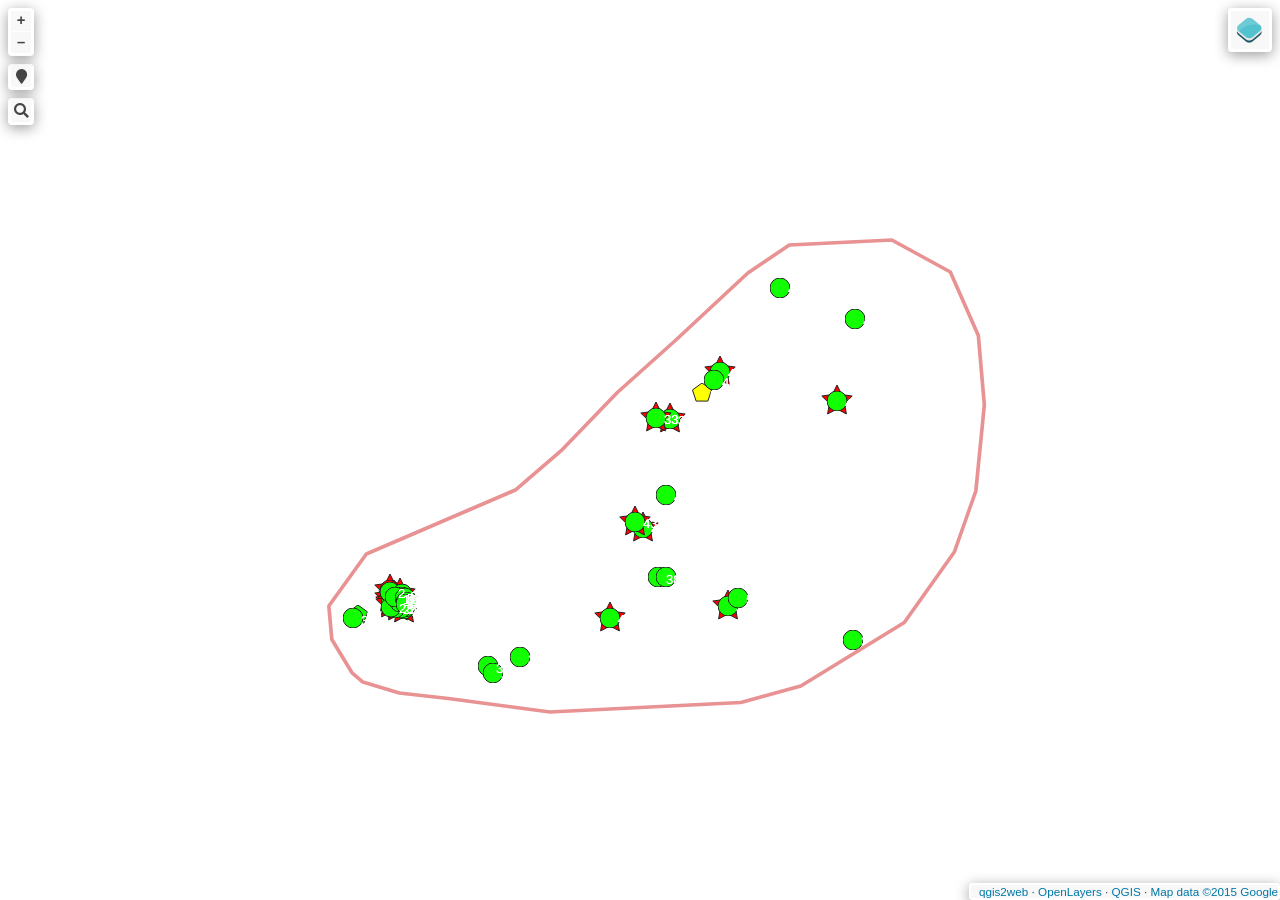
<file: florian/index.html>
<!doctype html>
<html lang="en">
    <head>
        <meta charset="utf-8">
        <meta http-equiv="X-UA-Compatible" content="IE=edge">
        <meta name="viewport" content="initial-scale=1,user-scalable=no,maximum-scale=1,width=device-width">
        <meta name="mobile-web-app-capable" content="yes">
        <meta name="apple-mobile-web-app-capable" content="yes">
        <link rel="stylesheet" href="./resources/ol.css">
        <link rel="stylesheet" href="resources/fontawesome-all.min.css">
        <link href="resources/photon-geocoder-autocomplete.min.css" rel="stylesheet">
        <link rel="stylesheet" href="./resources/ol-layerswitcher.css">
        <link rel="stylesheet" href="./resources/qgis2web.css">
        <style>
        html, body {
            background-color: #ffffff;
        }
        .ol-control > * {
            background-color: #f8f8f8!important;
            color: #444444!important;
            border-radius: 0px;
        }
        .ol-attribution a, .gcd-gl-input::placeholder, .search-layer-input-search::placeholder {
            color: #444444!important;
        }
        .search-layer-input-search {
            background-color: #f8f8f8!important;
        }
        .ol-control > *:focus, .ol-control >*:hover {
            background-color: rgba(248, 248, 248, 0.7)!important;
        } 
        .ol-control {
            background-color: rgba(255,255,255,.4) !important;
            padding: 2px !important;
        } 
        </style>

        <style>
        html, body, #map {
            width: 100%;
            height: 100%;
            padding: 0;
            margin: 0;
        }
        </style>
        <title></title>
    </head>
    <body>
        <div id="map">
            <div id="popup" class="ol-popup">
                <a href="#" id="popup-closer" class="ol-popup-closer"></a>
                <div id="popup-content"></div>
            </div>
        </div>
        <script src="resources/qgis2web_expressions.js"></script>
        <script src="./resources/functions.js"></script>
        <script src="./resources/ol.js"></script>
        <script src="./resources/ol-layerswitcher.js"></script>
        <script src="resources/photon-geocoder-autocomplete.min.js"></script>
        <script src="layers/RiesgoAltoNoHabitada_4.js"></script><script src="layers/RiesgoAltoHabitadaOcasionalmente_5.js"></script><script src="layers/RiesgoAltoNoEfectiva_6.js"></script><script src="layers/RiesgoAltoEfectiva_7.js"></script><script src="layers/RiesgoAltoEfectivaSinpatologias_8.js"></script><script src="layers/RiesgoMedioNoHabitda_9.js"></script><script src="layers/RiesgoMedioHabitadaOcasionalmente_10.js"></script><script src="layers/RiesgoMedioNoEfectiva_11.js"></script><script src="layers/RiesgoMedioEfectiva_12.js"></script><script src="layers/RiesgoMedioEfectivaSinpatologias_13.js"></script><script src="layers/RiesgoBajoNoHabitada_14.js"></script><script src="layers/RiesgoBajoHabitadaOcasionalmente_15.js"></script><script src="layers/RiesgoBajoNoEfectiva_16.js"></script><script src="layers/RiesgoBajoEfectiva_17.js"></script><script src="layers/RiesgoBajoEfectivaSinpatologias_18.js"></script><script src="layers/LimitesOtroMundo_19.js"></script><script src="layers/LimitesVentaColes_20.js"></script><script src="layers/LimitesSanAntonio_21.js"></script><script src="layers/LimitesLucitania_22.js"></script><script src="layers/LimitesSantaCruz_23.js"></script><script src="layers/LimitesSanGil_24.js"></script><script src="layers/LimitesLomadeVelez_25.js"></script><script src="layers/LimitesLaColorada_26.js"></script><script src="layers/LimitesElZarval_27.js"></script><script src="layers/LimitesSanJoseAlto_28.js"></script><script src="layers/LimitesVILLACATALINA_29.js"></script><script src="layers/LimitesVILLASDETISQUIZOQUE_30.js"></script><script src="layers/LimitesCasacote_31.js"></script><script src="layers/LimitesSANTAHELENA_32.js"></script><script src="layers/LimitesBuenosAires_33.js"></script><script src="layers/LimitesCorazondelEden_34.js"></script><script src="layers/LimitesPLAZANUEVA_35.js"></script><script src="layers/LimitesLaUnion_36.js"></script><script src="layers/LimitesCentro_37.js"></script><script src="layers/Limitessanjose_38.js"></script><script src="layers/LimitesGUAYMARAL_39.js"></script>
        <script src="styles/RiesgoAltoNoHabitada_4_style.js"></script><script src="styles/RiesgoAltoHabitadaOcasionalmente_5_style.js"></script><script src="styles/RiesgoAltoNoEfectiva_6_style.js"></script><script src="styles/RiesgoAltoEfectiva_7_style.js"></script><script src="styles/RiesgoAltoEfectivaSinpatologias_8_style.js"></script><script src="styles/RiesgoMedioNoHabitda_9_style.js"></script><script src="styles/RiesgoMedioHabitadaOcasionalmente_10_style.js"></script><script src="styles/RiesgoMedioNoEfectiva_11_style.js"></script><script src="styles/RiesgoMedioEfectiva_12_style.js"></script><script src="styles/RiesgoMedioEfectivaSinpatologias_13_style.js"></script><script src="styles/RiesgoBajoNoHabitada_14_style.js"></script><script src="styles/RiesgoBajoHabitadaOcasionalmente_15_style.js"></script><script src="styles/RiesgoBajoNoEfectiva_16_style.js"></script><script src="styles/RiesgoBajoEfectiva_17_style.js"></script><script src="styles/RiesgoBajoEfectivaSinpatologias_18_style.js"></script><script src="styles/LimitesOtroMundo_19_style.js"></script><script src="styles/LimitesVentaColes_20_style.js"></script><script src="styles/LimitesSanAntonio_21_style.js"></script><script src="styles/LimitesLucitania_22_style.js"></script><script src="styles/LimitesSantaCruz_23_style.js"></script><script src="styles/LimitesSanGil_24_style.js"></script><script src="styles/LimitesLomadeVelez_25_style.js"></script><script src="styles/LimitesLaColorada_26_style.js"></script><script src="styles/LimitesElZarval_27_style.js"></script><script src="styles/LimitesSanJoseAlto_28_style.js"></script><script src="styles/LimitesVILLACATALINA_29_style.js"></script><script src="styles/LimitesVILLASDETISQUIZOQUE_30_style.js"></script><script src="styles/LimitesCasacote_31_style.js"></script><script src="styles/LimitesSANTAHELENA_32_style.js"></script><script src="styles/LimitesBuenosAires_33_style.js"></script><script src="styles/LimitesCorazondelEden_34_style.js"></script><script src="styles/LimitesPLAZANUEVA_35_style.js"></script><script src="styles/LimitesLaUnion_36_style.js"></script><script src="styles/LimitesCentro_37_style.js"></script><script src="styles/Limitessanjose_38_style.js"></script><script src="styles/LimitesGUAYMARAL_39_style.js"></script>
        <script src="./layers/layers.js" type="text/javascript"></script> 
        <script src="./resources/Autolinker.min.js"></script>
        <script src="./resources/qgis2web.js"></script>        
    </body>
</html>
</file>
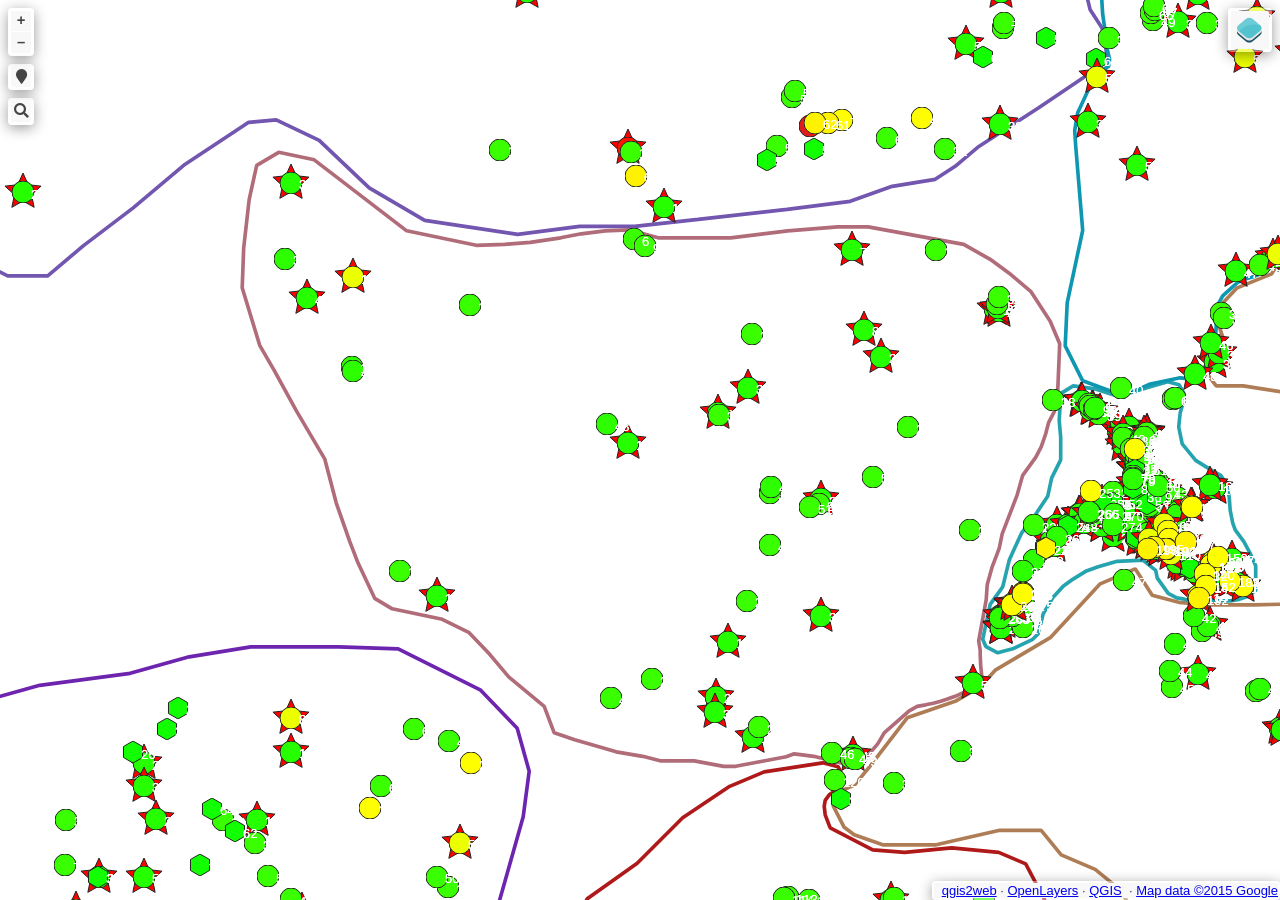
<file: Puente Nacional/index.html>
<!doctype html>
<html lang="en">
    <head>
        <meta charset="utf-8">
        <meta http-equiv="X-UA-Compatible" content="IE=edge">
        <meta name="viewport" content="initial-scale=1,user-scalable=no,maximum-scale=1,width=device-width">
        <meta name="mobile-web-app-capable" content="yes">
        <meta name="apple-mobile-web-app-capable" content="yes">
        <link rel="stylesheet" href="./resources/ol.css">
        <link rel="stylesheet" href="resources/fontawesome-all.min.css">
        <link href="resources/photon-geocoder-autocomplete.min.css" rel="stylesheet">
        <link rel="stylesheet" href="./resources/ol-layerswitcher.css">
        <link rel="stylesheet" href="./resources/qgis2web.css">
        <style>
        html, body {
            background-color: #ffffff;
        }
        .ol-control > * {
            background-color: #f8f8f8!important;
            color: #444444!important;
            border-radius: 0px;
        }
        .ol-attribution a, .gcd-gl-input::placeholder, .search-layer-input-search::placeholder {
            color: #444444!important;
        }
        .search-layer-input-search {
            background-color: #f8f8f8!important;
        }
        .ol-control > *:focus, .ol-control >*:hover {
            background-color: rgba(248, 248, 248, 0.7)!important;
        } 
        .ol-control {
            background-color: rgba(255,255,255,.4) !important;
            padding: 2px !important;
        } 
        </style>

        <style>
        html, body, #map {
            width: 100%;
            height: 100%;
            padding: 0;
            margin: 0;
        }
        </style>
        <title></title>
    </head>
    <body>
        <div id="map">
            <div id="popup" class="ol-popup">
                <a href="#" id="popup-closer" class="ol-popup-closer"></a>
                <div id="popup-content"></div>
            </div>
        </div>
        <script src="resources/qgis2web_expressions.js"></script>
        <script src="./resources/functions.js"></script>
        <script src="./resources/ol.js"></script>
        <script src="./resources/ol-layerswitcher.js"></script>
        <script src="resources/photon-geocoder-autocomplete.min.js"></script>
        <script src="layers/CapasMONTES_4.js"></script><script src="layers/CapasBarriochico_5.js"></script><script src="layers/CapasCentro_6.js"></script><script src="layers/CapasLaFlorida_7.js"></script><script src="layers/CapasLaUnion_8.js"></script><script src="layers/CapasLasPalmeras_9.js"></script><script src="layers/CapasPalacio_10.js"></script><script src="layers/CapasPetaqueros2_11.js"></script><script src="layers/CapasPETAQUEROS1_12.js"></script><script src="layers/CapasSanFernando_13.js"></script><script src="layers/CapasSantaRosa_14.js"></script><script src="layers/CapasSemisa1_15.js"></script><script src="layers/CapasSemisa2_16.js"></script><script src="layers/CapasSemisa3_17.js"></script><script src="layers/CapasSemisa4_18.js"></script><script src="layers/CapasVillaCampestre_19.js"></script><script src="layers/CapasVillaVieja_20.js"></script><script src="layers/culebrilla_21.js"></script><script src="layers/CapasCuevas_22.js"></script><script src="layers/CapasEscuelas_23.js"></script><script src="layers/CapasAguaFria_24.js"></script><script src="layers/CapasBravoPaezA_25.js"></script><script src="layers/CapasBravoPaezB_26.js"></script><script src="layers/CapasLomadeHoyos_27.js"></script><script src="layers/CapasAltoCruces_28.js"></script><script src="layers/CapasSanVicenteBajo_29.js"></script><script src="layers/CapasSanVicenteAlto_30.js"></script><script src="layers/CapasPiedealto_31.js"></script><script src="layers/CapasSantaRita_32.js"></script><script src="layers/CapasChiquinta_33.js"></script><script src="layers/CapasCorbaraque_34.js"></script><script src="layers/CapasPoazaque_35.js"></script><script src="layers/CapasLaRetirada_36.js"></script><script src="layers/CapasCanoas_37.js"></script><script src="layers/CapasMompox_38.js"></script><script src="layers/CapasJardinesDelRecuerdo_39.js"></script><script src="layers/CapasPescaderito_40.js"></script><script src="layers/CapasLaFeria_41.js"></script><script src="layers/CapasElSaman_42.js"></script><script src="layers/CapasAltoGrande_43.js"></script><script src="layers/CapasResguardo_44.js"></script><script src="layers/CapasCabreraAlta_45.js"></script><script src="layers/CapasPortachuelo_46.js"></script><script src="layers/CapasBarroBlanco_47.js"></script><script src="layers/CapasCabreraBaja_48.js"></script><script src="layers/CapasElOscuro_49.js"></script><script src="layers/CapasLaderas_50.js"></script><script src="layers/CapasCristales_51.js"></script><script src="layers/CapasCascoUrbano_52.js"></script><script src="layers/CapasAngostura_53.js"></script><script src="layers/CapasBuenosAires_54.js"></script><script src="layers/CapasArciniegas_55.js"></script><script src="layers/CapasHospedajes_56.js"></script><script src="layers/CapasRiesgoAltoEfectiva_57.js"></script><script src="layers/CapasRiesgoAltoEfectivaSinPatologias_58.js"></script><script src="layers/CapasRiesgoAltoNohabitada_59.js"></script><script src="layers/CapasRiesgoBajoEfectiva_60.js"></script><script src="layers/CapasRiesgoBajoEfectivaSinPatologias_61.js"></script><script src="layers/CapasRiesgoBajoHabitadaOcasionalmente_62.js"></script><script src="layers/CapasRiesgoBajoNoEfectiva_63.js"></script><script src="layers/CapasRiesgoBajoNoHabitada_64.js"></script><script src="layers/CapasRiesgoMedioEfectiva_65.js"></script><script src="layers/CapasRiesgoMedioEfectivaSinPatologias_66.js"></script><script src="layers/CapasRiesgoMedioHabitadaOcasionalmente_67.js"></script><script src="layers/CapasRiesgoMedioNoEfectiva_68.js"></script><script src="layers/CapasRiesgoMedioNoHabitada_69.js"></script><script src="layers/CapasZonasComunes_70.js"></script><script src="layers/CapasZonasTuristicas_71.js"></script>
        <script src="styles/CapasMONTES_4_style.js"></script><script src="styles/CapasBarriochico_5_style.js"></script><script src="styles/CapasCentro_6_style.js"></script><script src="styles/CapasLaFlorida_7_style.js"></script><script src="styles/CapasLaUnion_8_style.js"></script><script src="styles/CapasLasPalmeras_9_style.js"></script><script src="styles/CapasPalacio_10_style.js"></script><script src="styles/CapasPetaqueros2_11_style.js"></script><script src="styles/CapasPETAQUEROS1_12_style.js"></script><script src="styles/CapasSanFernando_13_style.js"></script><script src="styles/CapasSantaRosa_14_style.js"></script><script src="styles/CapasSemisa1_15_style.js"></script><script src="styles/CapasSemisa2_16_style.js"></script><script src="styles/CapasSemisa3_17_style.js"></script><script src="styles/CapasSemisa4_18_style.js"></script><script src="styles/CapasVillaCampestre_19_style.js"></script><script src="styles/CapasVillaVieja_20_style.js"></script><script src="styles/culebrilla_21_style.js"></script><script src="styles/CapasCuevas_22_style.js"></script><script src="styles/CapasEscuelas_23_style.js"></script><script src="styles/CapasAguaFria_24_style.js"></script><script src="styles/CapasBravoPaezA_25_style.js"></script><script src="styles/CapasBravoPaezB_26_style.js"></script><script src="styles/CapasLomadeHoyos_27_style.js"></script><script src="styles/CapasAltoCruces_28_style.js"></script><script src="styles/CapasSanVicenteBajo_29_style.js"></script><script src="styles/CapasSanVicenteAlto_30_style.js"></script><script src="styles/CapasPiedealto_31_style.js"></script><script src="styles/CapasSantaRita_32_style.js"></script><script src="styles/CapasChiquinta_33_style.js"></script><script src="styles/CapasCorbaraque_34_style.js"></script><script src="styles/CapasPoazaque_35_style.js"></script><script src="styles/CapasLaRetirada_36_style.js"></script><script src="styles/CapasCanoas_37_style.js"></script><script src="styles/CapasMompox_38_style.js"></script><script src="styles/CapasJardinesDelRecuerdo_39_style.js"></script><script src="styles/CapasPescaderito_40_style.js"></script><script src="styles/CapasLaFeria_41_style.js"></script><script src="styles/CapasElSaman_42_style.js"></script><script src="styles/CapasAltoGrande_43_style.js"></script><script src="styles/CapasResguardo_44_style.js"></script><script src="styles/CapasCabreraAlta_45_style.js"></script><script src="styles/CapasPortachuelo_46_style.js"></script><script src="styles/CapasBarroBlanco_47_style.js"></script><script src="styles/CapasCabreraBaja_48_style.js"></script><script src="styles/CapasElOscuro_49_style.js"></script><script src="styles/CapasLaderas_50_style.js"></script><script src="styles/CapasCristales_51_style.js"></script><script src="styles/CapasCascoUrbano_52_style.js"></script><script src="styles/CapasAngostura_53_style.js"></script><script src="styles/CapasBuenosAires_54_style.js"></script><script src="styles/CapasArciniegas_55_style.js"></script><script src="styles/CapasHospedajes_56_style.js"></script><script src="styles/CapasRiesgoAltoEfectiva_57_style.js"></script><script src="styles/CapasRiesgoAltoEfectivaSinPatologias_58_style.js"></script><script src="styles/CapasRiesgoAltoNohabitada_59_style.js"></script><script src="styles/CapasRiesgoBajoEfectiva_60_style.js"></script><script src="styles/CapasRiesgoBajoEfectivaSinPatologias_61_style.js"></script><script src="styles/CapasRiesgoBajoHabitadaOcasionalmente_62_style.js"></script><script src="styles/CapasRiesgoBajoNoEfectiva_63_style.js"></script><script src="styles/CapasRiesgoBajoNoHabitada_64_style.js"></script><script src="styles/CapasRiesgoMedioEfectiva_65_style.js"></script><script src="styles/CapasRiesgoMedioEfectivaSinPatologias_66_style.js"></script><script src="styles/CapasRiesgoMedioHabitadaOcasionalmente_67_style.js"></script><script src="styles/CapasRiesgoMedioNoEfectiva_68_style.js"></script><script src="styles/CapasRiesgoMedioNoHabitada_69_style.js"></script><script src="styles/CapasZonasComunes_70_style.js"></script><script src="styles/CapasZonasTuristicas_71_style.js"></script>
        <script src="./layers/layers.js" type="text/javascript"></script> 
        <script src="./resources/Autolinker.min.js"></script>
        <script src="./resources/qgis2web.js"></script>
    </body>
</html>
</file>
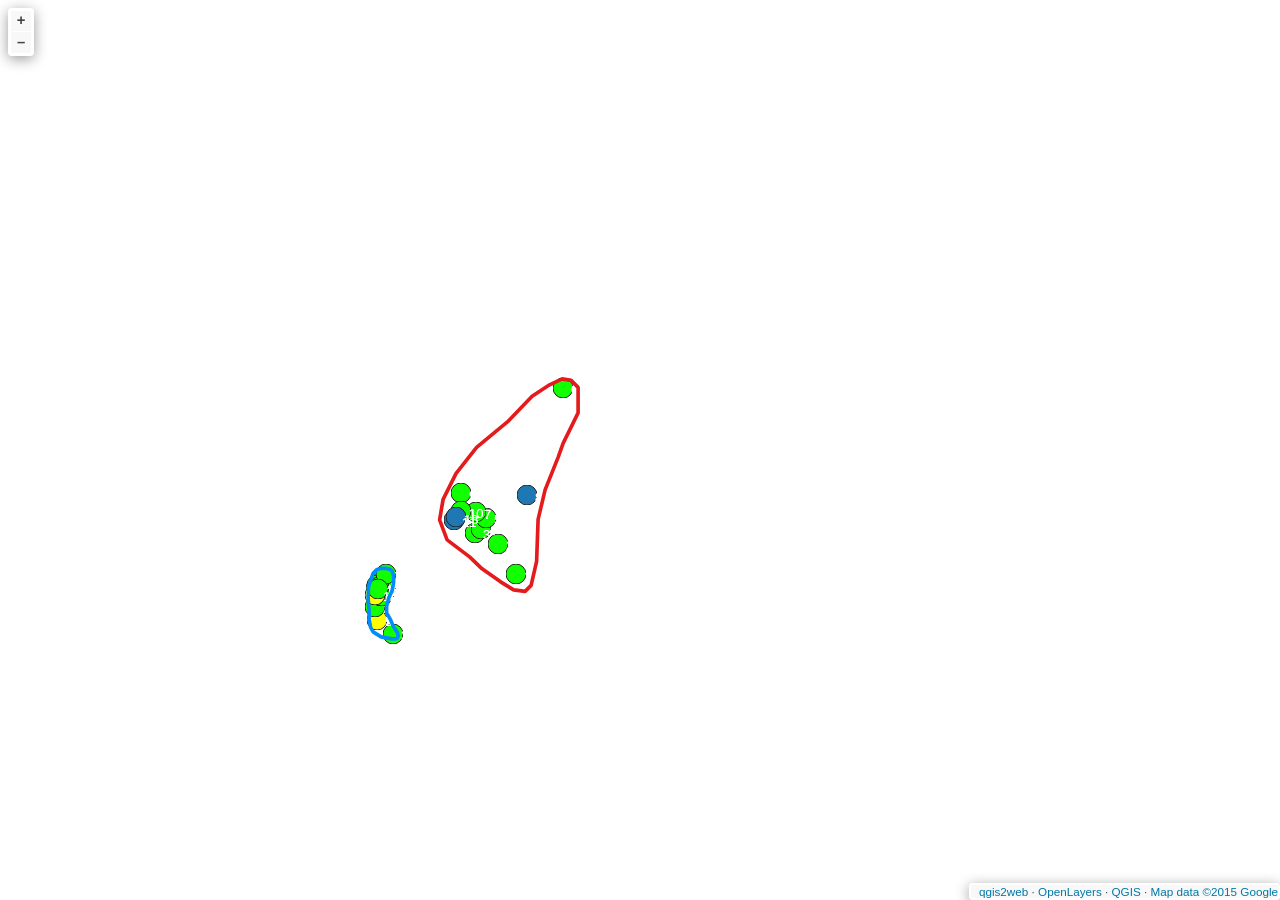
<file: qgis2web_2026_03_28-11_46_15_662105/index.html>
<!doctype html>
<html lang="en">
    <head>
        <meta charset="utf-8">
        <meta http-equiv="X-UA-Compatible" content="IE=edge">
        <meta name="viewport" content="initial-scale=1,user-scalable=no,maximum-scale=1,width=device-width">
        <meta name="mobile-web-app-capable" content="yes">
        <meta name="apple-mobile-web-app-capable" content="yes">
        <link rel="stylesheet" href="./resources/ol.css">
        <link rel="stylesheet" href="resources/fontawesome-all.min.css">
        <link href="resources/photon-geocoder-autocomplete.min.css" rel="stylesheet">
        <link rel="stylesheet" href="./resources/ol-layerswitcher.css">
        <link rel="stylesheet" href="./resources/qgis2web.css">
        <style>
        html, body {
            background-color: #ffffff;
        }
        .ol-control > * {
            background-color: #f8f8f8!important;
            color: #444444!important;
            border-radius: 0px;
        }
        .ol-attribution a, .gcd-gl-input::placeholder, .search-layer-input-search::placeholder {
            color: #444444!important;
        }
        .search-layer-input-search {
            background-color: #f8f8f8!important;
        }
        .ol-control > *:focus, .ol-control >*:hover {
            background-color: rgba(248, 248, 248, 0.7)!important;
        } 
        .ol-control {
            background-color: rgba(255,255,255,.4) !important;
            padding: 2px !important;
        } 
        </style>

        <style>
        html, body, #map {
            width: 100%;
            height: 100%;
            padding: 0;
            margin: 0;
        }
        </style>
        <title></title>
    </head>
    <body>
        <div id="map">
            <div id="popup" class="ol-popup">
                <a href="#" id="popup-closer" class="ol-popup-closer"></a>
                <div id="popup-content"></div>
            </div>
        </div>
        <script src="resources/qgis2web_expressions.js"></script>
        <script src="./resources/functions.js"></script>
        <script src="./resources/ol.js"></script>
        <script src="./resources/ol-layerswitcher.js"></script>
        <script src="resources/photon-geocoder-autocomplete.min.js"></script>
        <script src="layers/Restaurantes_0.js"></script><script src="layers/Hospitales_1.js"></script><script src="layers/Cuevas_2.js"></script><script src="layers/Escuelas_3.js"></script><script src="layers/Hospedajes_4.js"></script><script src="layers/ZonasComerciales_5.js"></script><script src="layers/ZonasComunes_6.js"></script><script src="layers/ZonasTuristicas_7.js"></script><script src="layers/Vacia_8.js"></script><script src="layers/RiesgoAlto_9.js"></script><script src="layers/RiesgoBajo_10.js"></script><script src="layers/RiesgoMedio_11.js"></script><script src="layers/cartografiaveredaLAPALMAT1MT14_16.js"></script><script src="layers/cartografiaveredaLAPALMAT1MT14_17.js"></script><script src="layers/Palma_18.js"></script><script src="layers/fotografiascartografiaveredaCerritosMT21_19.js"></script><script src="layers/CERRITOS_20.js"></script>
        <script src="styles/Restaurantes_0_style.js"></script><script src="styles/Hospitales_1_style.js"></script><script src="styles/Cuevas_2_style.js"></script><script src="styles/Escuelas_3_style.js"></script><script src="styles/Hospedajes_4_style.js"></script><script src="styles/ZonasComerciales_5_style.js"></script><script src="styles/ZonasComunes_6_style.js"></script><script src="styles/ZonasTuristicas_7_style.js"></script><script src="styles/Vacia_8_style.js"></script><script src="styles/RiesgoAlto_9_style.js"></script><script src="styles/RiesgoBajo_10_style.js"></script><script src="styles/RiesgoMedio_11_style.js"></script><script src="styles/cartografiaveredaLAPALMAT1MT14_16_style.js"></script><script src="styles/cartografiaveredaLAPALMAT1MT14_17_style.js"></script><script src="styles/Palma_18_style.js"></script><script src="styles/fotografiascartografiaveredaCerritosMT21_19_style.js"></script><script src="styles/CERRITOS_20_style.js"></script>
        <script src="./layers/layers.js" type="text/javascript"></script> 
        <script src="./resources/Autolinker.min.js"></script>
        <script src="./resources/qgis2web.js"></script>        
    </body>
</html>
</file>
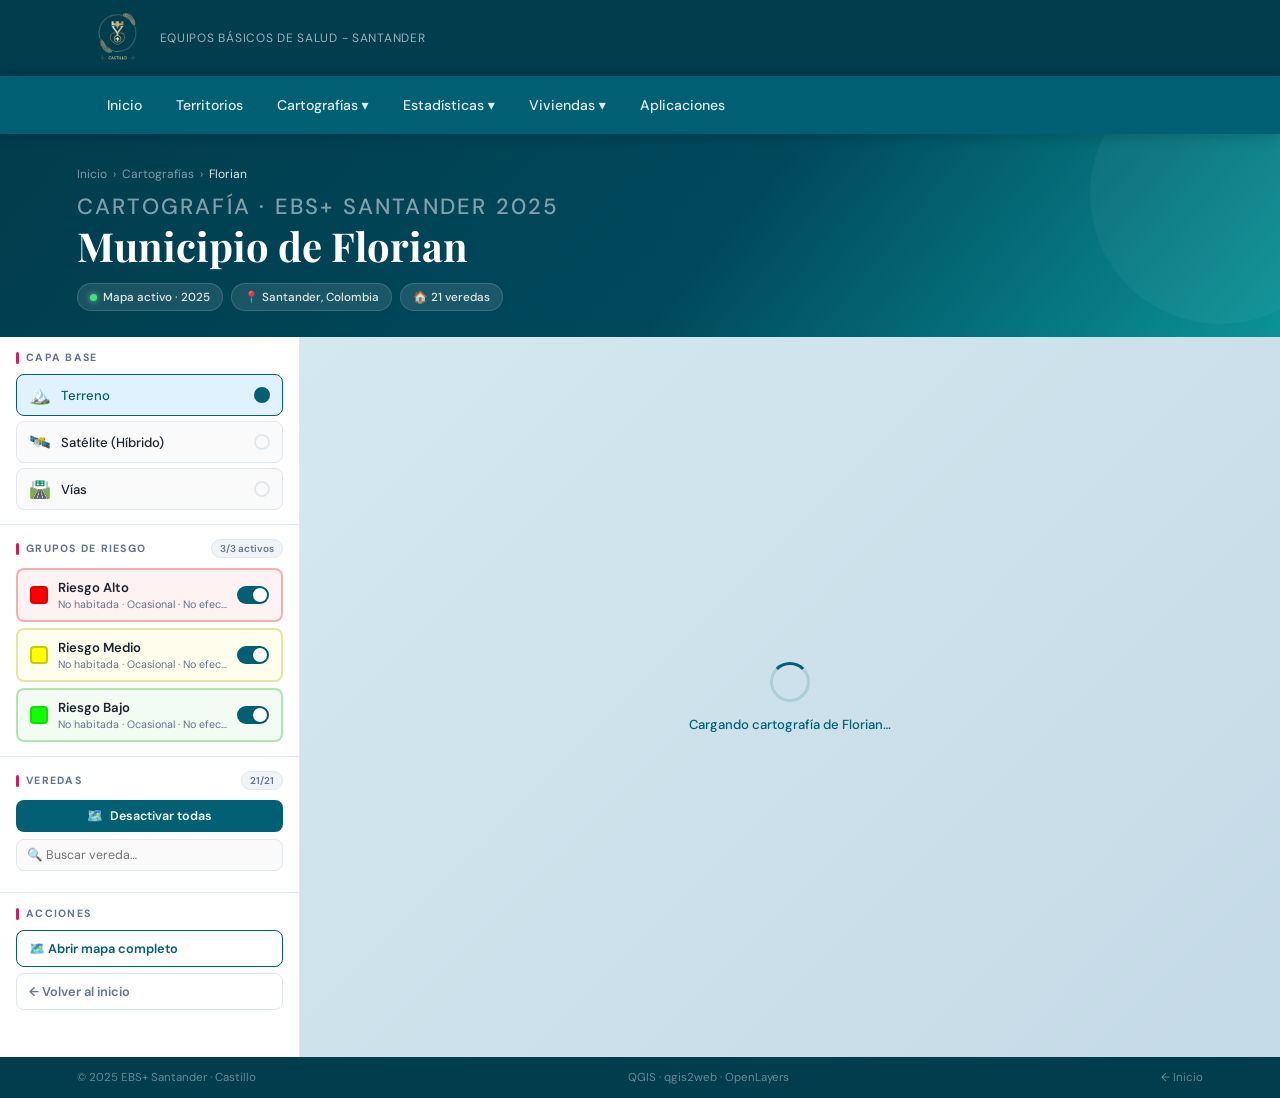
<file: Florian.html>
<!DOCTYPE html>
<html lang="es">
<head>
    <meta charset="UTF-8">
    <meta name="viewport" content="width=device-width, initial-scale=1.0">
    <title>Cartografía · Florian · EBS+ Santander</title>
    <link href="https://fonts.googleapis.com/css2?family=Playfair+Display:wght@600;700&family=DM+Sans:wght@300;400;500;600&display=swap" rel="stylesheet">

<!-- ============================================================
  🔧  ZONA DE CONFIGURACIÓN — Solo edita este bloque
  ============================================================
  Para reutilizar en otro municipio cambia únicamente CONFIG.
  El resto del código es 100% genérico.
  ============================================================ -->
<script>
var CONFIG = {

    // ── 1. MUNICIPIO ──────────────────────────────────────────
    municipio:  "Florian",
    año:        "2025",

    // ── 2. CARPETA QGIS2WEB ───────────────────────────────────
    // Nombre exacto de la carpeta generada por qgis2web.
    // Debe estar en el mismo directorio que este HTML.
    qgisFolder: "florian",

    // ── 3. TÍTULOS DE GRUPOS (exactos, tal como aparecen en layers.js) ──
    grupos: {
        disenos:    "Diseños",       // grupo que contiene las capas base
        riesgoAlto: "Riesgo Alto",
        riesgoMedio:"Riesgo Medio",
        riesgoBajo: "Riesgo Bajo",
        veredas:    "Florian",       // grupo que contiene los límites de veredas
    },

    // ── 4. TÍTULOS DE CAPAS BASE (dentro del grupo Diseños) ───
    capasBase: {
        terrain:   "Google Terrain",
        road:      "Google Road",
        labels:    "Google Labels",
        satellite: "Google Hybrid",
    },

    // ── 5. VEREDAS ────────────────────────────────────────────
    // "id"    = valor EXACTO del campo popuplayertitle en layers.js
    // "label" = nombre visible en el sidebar
    // "icon"  = emoji decorativo
    veredas: [
        { id: "Limites Otro Mundo",            label: "Otro Mundo",           icon: "🌍" },
        { id: "Limites Venta Coles",           label: "Venta Coles",          icon: "🌿" },
        { id: "Limites San Antonio",           label: "San Antonio",          icon: "⛪" },
        { id: "Limites Lucitania",             label: "Lucitania",            icon: "🏔️" },
        { id: "Limites Santa Cruz",            label: "Santa Cruz",           icon: "✝️"  },
        { id: "Limites San Gil",               label: "San Gil",              icon: "🌄" },
        { id: "Limites Loma de Velez",         label: "Loma de Vélez",        icon: "⛰️" },
        { id: "Limites La Colorada",           label: "La Colorada",          icon: "🟤" },
        { id: "Limites El Zarval",             label: "El Zarval",            icon: "🌲" },
        { id: "Limites San Jose Alto",         label: "San José Alto",        icon: "🏡" },
        { id: "Limites VILLA CATALINA",        label: "Villa Catalina",       icon: "🏘️" },
        { id: "Limites VILLAS DE TISQUIZOQUE", label: "Villas de Tisquizoque",icon: "🏞️" },
        { id: "Limites Casacote",              label: "Casacote",             icon: "🌾" },
        { id: "Limites SANTA HELENA",          label: "Santa Helena",         icon: "🌺" },
        { id: "Limites Buenos Aires",          label: "Buenos Aires",         icon: "🏙️" },
        { id: "Limites Corazon del Eden",      label: "Corazón del Edén",     icon: "💚" },
        { id: "Limites PLAZA NUEVA",           label: "Plaza Nueva",          icon: "🏛️" },
        { id: "Limites La Union",              label: "La Unión",             icon: "🤝" },
        { id: "Limites Centro",                label: "Centro",               icon: "🏫" },
        { id: "Limites san jose",              label: "San José",             icon: "🌻" },
        { id: "Limites GUAYMARAL",             label: "Guaymaral",            icon: "🌳" },
    ],

    // ── 6. LOGO Y ORGANIZACIÓN ────────────────────────────────
    logoSrc:  "logo_castillo_transparente.png",
    orgName:  "Equipos Básicos de Salud - Santander",
    orgShort: "EBS+ Santander",

    // ── 7. SECCIÓN ACTIVA EN EL MENÚ ─────────────────────────
    seccionActiva: "cartografias",

    // ── 8. MENÚ DE MUNICIPIOS ─────────────────────────────────
    menuMunicipios: {
        cartografias: [
            { label: "La Belleza",      href: "cartografia_labelleza.html" },
            { label: "Florian",         href: "Florian.html"   },
            { label: "Puente Nacional", href: "Puente Nacional.html" },
            { label: "Oiba",            href: "Oiba.html"      },
            { label: "Jesús María",     href: "Jesus Maria.html"},
            { label: "Enciso",          href: "cartografia_enciso.html"    },
            { label: "Sucre",           href: "indexcar.html"     },
        ],
        estadisticas: [
            { label: "La Belleza",      href: "#" }, { label: "Florian",         href: "#" },
            { label: "Puente Nacional", href: "#" }, { label: "Oiba",            href: "#" },
            { label: "Jesús María",     href: "#" }, { label: "Enciso",          href: "#" },
            { label: "Sucre",           href: "#" },
        ],
        viviendas: [
            { label: "La Belleza",      href: "#" }, { label: "Florian",         href: "#" },
            { label: "Puente Nacional", href: "#" }, { label: "Oiba",            href: "#" },
            { label: "Jesús María",     href: "#" }, { label: "Enciso",          href: "#" },
            { label: "Sucre",           href: "#" },
        ],
        aplicaciones: [
            { label: "La Belleza",      href: "#" }, { label: "Florian",         href: "#" },
            { label: "Puente Nacional", href: "#" }, { label: "Oiba",            href: "#" },
            { label: "Jesús María",     href: "#" }, { label: "Enciso",          href: "#" },
            { label: "Sucre",           href: "#" },
        ],
    },
};
</script>
<!-- ============================================================
  FIN DE CONFIGURACIÓN
  ============================================================ -->

<!-- ══════════════════════════════════════════════════════════
     LÓGICA DEL MAPA
     Declarada en <head> para que esté disponible globalmente.
     El iframe de qgis2web expone la variable global layersList
     que usamos para controlar las capas.
     ══════════════════════════════════════════════════════════ -->
<script>
/* ── Estado ────────────────────────────────────────────────── */
var _ready     = false;
var _queue     = [];
var _riskState = { alto: true, medio: true, bajo: true };
var _allOn     = true;

/* ── El iframe invoca onMapReady() cuando OpenLayers termina ── */
function onMapReady() {
    /* pequeño delay para que el mapa termine de pintar */
    setTimeout(function () {
        var loader = document.getElementById('mapLoader');
        if (loader) loader.classList.add('gone');
        _ready = true;
        _queue.forEach(function (fn) { fn(); });
        _queue = [];
        _applyBase('terrain');   /* capa base por defecto */
    }, 1500);
}

/* ── Polling de seguridad: detecta cuando layersList ya existe ─ */
function _poll() {
    var tries = 0;
    var iv = setInterval(function () {
        tries++;
        var w = _fw();
        if (w && w.layersList && w.layersList.length) {
            clearInterval(iv);
            if (!_ready) onMapReady();
        }
        if (tries > 80) clearInterval(iv); /* máx ~40 s */
    }, 500);
}

function _fw()  { try { return document.getElementById('mapFrame').contentWindow; } catch(e) { return null; } }
function _send(fn) { _ready ? fn() : _queue.push(fn); }

/* ── Busca un grupo en layersList por título exacto ─────────── */
function _group(title) {
    var w = _fw();
    if (!w || !w.layersList) return null;
    for (var i = 0; i < w.layersList.length; i++) {
        var g = w.layersList[i];
        if (g.get && g.get('title') === title) return g;
    }
    return null;
}

/* ── Busca una capa dentro de un grupo por popuplayertitle ───── */
function _layer(grp, popupTitle) {
    if (!grp || !grp.getLayers) return null;
    var found = null;
    grp.getLayers().forEach(function (l) {
        if (l.get('popuplayertitle') === popupTitle) found = l;
    });
    return found;
}

/* ══════════════════════════════════════════════════════════════
   CAPA BASE
   Controla las capas dentro del grupo "Diseños"
   ══════════════════════════════════════════════════════════════ */
function setBase(btn) {
    document.querySelectorAll('.base-btn').forEach(function (b) { b.classList.remove('active'); });
    btn.classList.add('active');
    _applyBase(btn.dataset.base);
}

function _applyBase(type) {
    _send(function () {
        var gD = _group(CONFIG.grupos.disenos);
        if (!gD) return;
        var bl = CONFIG.capasBase;
        gD.getLayers().forEach(function (lyr) {
            var t = lyr.get('title');
            if      (t === bl.terrain)   lyr.setVisible(type === 'terrain');
            else if (t === bl.road)      lyr.setVisible(type === 'road');
            else if (t === bl.labels)    lyr.setVisible(type === 'terrain' || type === 'road');
            else if (t === bl.satellite) lyr.setVisible(type === 'satellite');
        });
    });
}

/* ══════════════════════════════════════════════════════════════
   GRUPOS DE RIESGO
   Cada botón activa/desactiva el grupo OpenLayers completo
   ("Riesgo Alto", "Riesgo Medio", "Riesgo Bajo")
   ══════════════════════════════════════════════════════════════ */
function toggleRisk(btn) {
    btn.classList.toggle('on');
    var risk = btn.dataset.risk;
    _riskState[risk] = btn.classList.contains('on');
    _send(function () {
        var titleMap = {
            alto:  CONFIG.grupos.riesgoAlto,
            medio: CONFIG.grupos.riesgoMedio,
            bajo:  CONFIG.grupos.riesgoBajo,
        };
        var g = _group(titleMap[risk]);
        if (g) g.setVisible(_riskState[risk]);
    });
    /* actualizar badge */
    var on = Object.keys(_riskState).filter(function (k) { return _riskState[k]; }).length;
    var el = document.getElementById('risk-badge');
    if (el) el.textContent = on + '/3 activos';
}

/* ══════════════════════════════════════════════════════════════
   VEREDAS
   Cada vereda es una capa dentro del grupo "Florian".
   Se localiza por su popuplayertitle (ej. "Limites San Antonio")
   ══════════════════════════════════════════════════════════════ */
function toggleVereda(btn) {
    btn.classList.toggle('on');
    var pt = btn.dataset.vereda;
    var vis = btn.classList.contains('on');
    _send(function () {
        var gF = _group(CONFIG.grupos.veredas);
        var l  = _layer(gF, pt);
        if (l) l.setVisible(vis);
    });
    _vBadge();
}

function toggleAllVeredas() {
    _allOn = !_allOn;
    document.querySelectorAll('.vereda-btn').forEach(function (btn) {
        _allOn ? btn.classList.add('on') : btn.classList.remove('on');
        var pt = btn.dataset.vereda;
        _send((function (p, v) { return function () {
            var gF = _group(CONFIG.grupos.veredas);
            var l  = _layer(gF, p);
            if (l) l.setVisible(v);
        }; })(pt, _allOn));
    });
    var lbl = document.getElementById('all-lbl');
    if (lbl) lbl.textContent = _allOn ? 'Desactivar todas' : 'Activar todas';
    _vBadge();
}

function _vBadge() {
    var total = document.querySelectorAll('.vereda-btn').length;
    var on    = document.querySelectorAll('.vereda-btn.on').length;
    var el    = document.getElementById('vereda-badge');
    if (el) el.textContent = on + '/' + total;
}

/* ── Búsqueda ────────────────────────────────────────────────── */
function filterVeredas(q) {
    q = (q || '').toLowerCase().trim();
    document.querySelectorAll('.vereda-btn').forEach(function (btn) {
        var lbl = (btn.querySelector('.v-label') || {}).textContent || '';
        btn.classList.toggle('v-hidden', q.length > 0 && lbl.toLowerCase().indexOf(q) === -1);
    });
}

/* ── Menú hamburguesa ─────────────────────────────────────────── */
function toggleMenu() {
    document.querySelector('.menu-principal').classList.toggle('open');
    document.getElementById('hamburger').classList.toggle('open');
}
</script>

<style>
    :root {
        --primary:       #005f73;
        --primary-light: #0a9396;
        --primary-dark:  #003d4d;
        --accent:        #d11d5b;
        --bg:            #f0f4f8;
        --surface:       #ffffff;
        --text:          #1a2332;
        --text-muted:    #64748b;
        --border:        #e2e8f0;
        --nav-h:         61px;
        --sidebar-w:     300px;
        --font-d: 'Playfair Display', Georgia, serif;
        --font-b: 'DM Sans', system-ui, sans-serif;
    }

    *, *::before, *::after { box-sizing: border-box; margin: 0; padding: 0; }
    html { scroll-behavior: smooth; }
    body { font-family: var(--font-b); background: var(--bg); color: var(--text); min-height: 100vh; overflow-x: hidden; }

    /* GOV BAR */
    .gov-bar { background: var(--primary-dark); padding: 10px 7%; display: flex; align-items: center; gap: 14px; }
    .gov-bar img { height: 56px; filter: brightness(1.1); }
    .gov-bar-text { color: rgba(255,255,255,0.6); font-size: 0.75rem; letter-spacing: 0.06em; text-transform: uppercase; }

    /* NAV */
    nav { background: var(--primary); padding: 0 7%; display: flex; align-items: center; box-shadow: 0 2px 14px rgba(0,0,0,0.18); position: sticky; top: 0; z-index: 1000; }
    .menu-principal { display: flex; list-style: none; }
    .menu-item { position: relative; }
    .menu-item > a { display: block; color: rgba(255,255,255,0.88); text-decoration: none; font-weight: 500; font-size: 0.88rem; padding: 20px 17px; transition: color .2s, background .2s; position: relative; }
    .menu-item > a::after { content:''; position:absolute; bottom:0; left:17px; right:17px; height:2px; background:var(--accent); transform:scaleX(0); transition:transform .25s ease; border-radius:2px 2px 0 0; }
    .menu-item:hover > a, .menu-item > a.active { color:#fff; }
    .menu-item:hover > a::after, .menu-item > a.active::after { transform:scaleX(1); }
    .menu-item:hover > a { background:rgba(255,255,255,.07); }
    .dropdown-content { display:none; position:absolute; top:100%; left:0; background:var(--surface); min-width:220px; box-shadow:0 20px 50px rgba(0,0,0,.12); border-radius:0 0 12px 12px; border-top:2px solid var(--accent); overflow:hidden; z-index:999; }
    .menu-item:hover .dropdown-content { display:block; animation:fadeDown .2s ease; }
    .dropdown-content a { display:block; color:var(--text)!important; padding:11px 18px!important; font-size:.875rem!important; border-bottom:1px solid var(--border); font-weight:500; transition:background .15s, padding-left .15s!important; }
    .dropdown-content a::after { display:none!important; }
    .dropdown-content a:hover { background:#f0f9ff!important; padding-left:24px!important; color:var(--primary)!important; }
    .dropdown-content a.active-page { background:#e0f2fe!important; color:var(--primary)!important; font-weight:700!important; }
    @keyframes fadeDown { from{opacity:0;transform:translateY(-8px)} to{opacity:1;transform:none} }

    .hamburger { display:none; flex-direction:column; gap:5px; cursor:pointer; padding:10px; margin-left:auto; background:none; border:none; }
    .hamburger span { display:block; width:24px; height:2px; background:white; border-radius:2px; transition:all .3s; }
    .hamburger.open span:nth-child(1) { transform:translateY(7px) rotate(45deg); }
    .hamburger.open span:nth-child(2) { opacity:0; }
    .hamburger.open span:nth-child(3) { transform:translateY(-7px) rotate(-45deg); }

    /* HERO */
    .hero { background:linear-gradient(130deg,var(--primary-dark) 0%,#00485c 55%,var(--primary-light) 100%); padding:32px 6% 26px; position:relative; overflow:hidden; animation:heroIn .55s ease both; }
    .hero::before { content:''; position:absolute; top:-70px; right:-70px; width:260px; height:260px; border-radius:50%; background:rgba(255,255,255,.04); pointer-events:none; }
    .breadcrumb { display:flex; align-items:center; gap:6px; color:rgba(255,255,255,.48); font-size:.75rem; margin-bottom:12px; }
    .breadcrumb a { color:rgba(255,255,255,.48); text-decoration:none; }
    .breadcrumb a:hover { color:rgba(255,255,255,.9); }
    .hero h1 { font-family:var(--font-d); color:white; font-size:clamp(1.7rem,3.5vw,2.5rem); font-weight:700; line-height:1.15; position:relative; z-index:1; }
    .hero h1 em { font-style:normal; display:block; color:rgba(255,255,255,.5); font-size:.55em; font-family:var(--font-b); font-weight:500; letter-spacing:.1em; text-transform:uppercase; margin-bottom:4px; }
    .hero-badges { display:flex; gap:8px; margin-top:14px; flex-wrap:wrap; }
    .badge { display:inline-flex; align-items:center; gap:6px; background:rgba(255,255,255,.1); backdrop-filter:blur(6px); border:1px solid rgba(255,255,255,.15); color:rgba(255,255,255,.88); font-size:.73rem; font-weight:500; padding:5px 12px; border-radius:30px; }
    .badge-dot { width:7px; height:7px; border-radius:50%; background:#4ade80; box-shadow:0 0 6px #4ade80; animation:pulse 2s infinite; }
    @keyframes heroIn { from{opacity:0;transform:translateY(-10px)} to{opacity:1;transform:none} }
    @keyframes pulse  { 0%,100%{opacity:1;transform:scale(1)} 50%{opacity:.5;transform:scale(.8)} }

    /* LAYOUT */
    .layout { display:grid; grid-template-columns:var(--sidebar-w) 1fr; min-height:calc(100vh - 180px); }

    /* SIDEBAR */
    .sidebar { background:var(--surface); border-right:1px solid var(--border); overflow-y:auto; max-height:calc(100vh - var(--nav-h)); position:sticky; top:var(--nav-h); animation:slideL .5s ease .1s both; scrollbar-width:thin; scrollbar-color:var(--border) transparent; }
    .sidebar::-webkit-scrollbar { width:4px; }
    .sidebar::-webkit-scrollbar-thumb { background:var(--border); border-radius:4px; }
    @keyframes slideL { from{opacity:0;transform:translateX(-16px)} to{opacity:1;transform:none} }

    .sb-section { padding:14px 16px; border-bottom:1px solid var(--border); }
    .sb-section:last-child { border-bottom:none; }
    .sb-header { display:flex; align-items:center; justify-content:space-between; margin-bottom:10px; }
    .sb-title { font-size:.66rem; font-weight:700; text-transform:uppercase; letter-spacing:.12em; color:var(--text-muted); display:flex; align-items:center; gap:7px; }
    .sb-title::before { content:''; width:3px; height:12px; background:var(--accent); border-radius:2px; flex-shrink:0; }
    .sb-badge { font-size:.62rem; background:var(--bg); color:var(--text-muted); padding:2px 8px; border-radius:10px; border:1px solid var(--border); font-weight:600; white-space:nowrap; }

    /* CAPA BASE */
    .base-btns { display:flex; flex-direction:column; gap:5px; }
    .base-btn { display:flex; align-items:center; gap:10px; padding:9px 12px; border-radius:8px; border:1.5px solid var(--border); background:#fafafa; cursor:pointer; font-size:.82rem; font-weight:500; font-family:var(--font-b); color:var(--text); transition:all .18s; text-align:left; width:100%; }
    .base-btn:hover { border-color:var(--primary-light); background:#f0f9ff; }
    .base-btn.active { border-color:var(--primary); background:#e0f2fe; color:var(--primary); }
    .base-btn .bicon { font-size:1.1rem; flex-shrink:0; }
    .base-btn .blabel { flex:1; }
    .base-btn .bcheck { width:16px; height:16px; border-radius:50%; border:2px solid var(--border); flex-shrink:0; transition:all .18s; }
    .base-btn.active .bcheck { background:var(--primary); border-color:var(--primary); }

    /* RIESGO */
    .risk-btns { display:flex; flex-direction:column; gap:6px; }
    .risk-btn { display:flex; align-items:center; gap:10px; padding:9px 12px; border-radius:8px; border:2px solid transparent; cursor:pointer; font-size:.82rem; font-weight:600; font-family:var(--font-b); color:var(--text); transition:all .18s; text-align:left; width:100%; background:#fafafa; }
    .r-swatch { width:18px; height:18px; border-radius:4px; flex-shrink:0; border:2px solid rgba(0,0,0,.12); }
    .r-info { flex:1; min-width:0; }
    .r-label { display:block; }
    .r-sub { display:block; font-size:.67rem; color:var(--text-muted); font-weight:400; margin-top:1px; white-space:nowrap; overflow:hidden; text-overflow:ellipsis; }
    .r-toggle { width:32px; height:18px; border-radius:9px; background:#cbd5e1; position:relative; flex-shrink:0; transition:background .2s; }
    .r-toggle::after { content:''; position:absolute; top:2px; left:2px; width:14px; height:14px; border-radius:50%; background:white; transition:transform .2s; box-shadow:0 1px 3px rgba(0,0,0,.2); }
    .risk-btn.on .r-toggle { background:var(--primary); }
    .risk-btn.on .r-toggle::after { transform:translateX(14px); }
    .risk-btn[data-risk="alto"]       { border-color:rgba(220,0,0,.28); }
    .risk-btn[data-risk="alto"].on    { background:rgba(255,0,0,.05); }
    .risk-btn[data-risk="medio"]      { border-color:rgba(180,170,0,.3); }
    .risk-btn[data-risk="medio"].on   { background:rgba(255,230,0,.07); }
    .risk-btn[data-risk="bajo"]       { border-color:rgba(0,170,0,.28); }
    .risk-btn[data-risk="bajo"].on    { background:rgba(17,200,0,.05); }

    /* VEREDAS */
    .all-btn { display:flex; align-items:center; justify-content:center; gap:7px; padding:8px 10px; border-radius:8px; background:var(--primary); color:white; border:none; cursor:pointer; font-size:.78rem; font-weight:600; font-family:var(--font-b); margin-bottom:7px; width:100%; transition:background .18s, transform .15s; }
    .all-btn:hover { background:var(--primary-light); transform:translateY(-1px); }
    .vereda-search { width:100%; padding:7px 10px; border:1.5px solid var(--border); border-radius:8px; font-family:var(--font-b); font-size:.78rem; color:var(--text); background:#fafafa; outline:none; margin-bottom:7px; transition:border-color .18s; }
    .vereda-search:focus { border-color:var(--primary-light); background:white; }
    .vereda-list { display:flex; flex-direction:column; gap:4px; max-height:230px; overflow-y:auto; scrollbar-width:thin; scrollbar-color:var(--border) transparent; padding-right:2px; }
    .vereda-list::-webkit-scrollbar { width:3px; }
    .vereda-list::-webkit-scrollbar-thumb { background:var(--border); border-radius:3px; }
    .vereda-btn { display:flex; align-items:center; gap:8px; padding:7px 10px; border-radius:7px; border:1.5px solid var(--border); background:#fafafa; cursor:pointer; font-size:.78rem; font-weight:500; font-family:var(--font-b); color:var(--text); transition:all .15s; text-align:left; width:100%; }
    .vereda-btn:hover { border-color:var(--primary-light); background:#f0f9ff; }
    .vereda-btn.on { border-color:var(--primary); background:#e8f4fd; color:var(--primary); }
    .v-icon { font-size:.9rem; flex-shrink:0; }
    .v-label { flex:1; }
    .v-dot { width:7px; height:7px; border-radius:50%; background:var(--border); flex-shrink:0; transition:background .18s; }
    .vereda-btn.on .v-dot { background:var(--primary); }
    .vereda-btn.v-hidden { display:none; }

    /* ACCIONES */
    .action-link { display:flex; align-items:center; gap:8px; padding:9px 12px; border-radius:8px; font-size:.8rem; font-weight:600; text-decoration:none; transition:all .18s; margin-bottom:6px; }
    .action-link.primary { border:1.5px solid var(--primary); color:var(--primary); }
    .action-link.primary:hover { background:var(--primary); color:white; }
    .action-link.secondary { border:1.5px solid var(--border); color:var(--text-muted); }
    .action-link.secondary:hover { background:#f1f5f9; color:var(--text); }

    /* MAPA */
    .map-zone { display:flex; flex-direction:column; animation:fadeIn .5s ease .2s both; }
    .map-container { position:relative; flex:1; min-height:600px; background:#cfe5ed; }
    .map-container iframe { width:100%; height:100%; min-height:600px; border:none; display:block; }
    @keyframes fadeIn { from{opacity:0} to{opacity:1} }

    .map-loader { position:absolute; inset:0; background:linear-gradient(135deg,#d4e8ef,#c4dae6); display:flex; flex-direction:column; align-items:center; justify-content:center; gap:14px; z-index:20; transition:opacity .5s ease; }
    .map-loader.gone { opacity:0; pointer-events:none; }
    .spinner { width:40px; height:40px; border:3px solid rgba(0,95,115,.15); border-top-color:var(--primary); border-radius:50%; animation:spin .85s linear infinite; }
    .loader-txt { font-size:.82rem; color:var(--primary); font-weight:500; }
    @keyframes spin { to{transform:rotate(360deg)} }

    /* leyenda flotante */
    .map-legend { position:absolute; bottom:16px; right:16px; background:rgba(255,255,255,.95); backdrop-filter:blur(8px); border-radius:10px; padding:10px 14px; box-shadow:0 4px 20px rgba(0,0,0,.12); border:1px solid var(--border); z-index:10; }
    .legend-title { font-size:.62rem; font-weight:700; text-transform:uppercase; letter-spacing:.1em; color:var(--text-muted); margin-bottom:7px; }
    .legend-row { display:flex; align-items:center; gap:8px; font-size:.72rem; color:var(--text); margin-bottom:4px; }
    .legend-row:last-child { margin-bottom:0; }
    .l-dot { width:12px; height:12px; border-radius:3px; flex-shrink:0; border:1px solid rgba(0,0,0,.1); }

    /* FOOTER */
    footer { background:var(--primary-dark); color:rgba(255,255,255,.4); padding:13px 6%; display:flex; align-items:center; justify-content:space-between; flex-wrap:wrap; gap:8px; font-size:.72rem; }
    footer a { color:rgba(255,255,255,.4); text-decoration:none; transition:color .2s; }
    footer a:hover { color:rgba(255,255,255,.85); }

    /* RESPONSIVE */
    @media (max-width: 860px) {
        .hamburger { display:flex; }
        nav { padding:0 4%; flex-wrap:wrap; }
        .menu-principal { display:none; flex-direction:column; position:absolute; top:100%; left:0; right:0; background:var(--primary-dark); box-shadow:0 8px 24px rgba(0,0,0,.2); z-index:999; }
        .menu-principal.open { display:flex; }
        .menu-item { width:100%; border-bottom:1px solid rgba(255,255,255,.08); }
        .menu-item > a { padding:14px 16px; font-size:.92rem; }
        .menu-item > a::after { display:none; }
        .dropdown-content { display:none; position:static; background:rgba(0,0,0,.2); border-radius:0; border-left:3px solid var(--accent); border-top:none; box-shadow:none; animation:none; }
        .dropdown-content.open { display:block; }
        .dropdown-content a { color:rgba(255,255,255,.8)!important; padding:10px 28px!important; font-size:.85rem!important; }
        .layout { grid-template-columns:1fr; }
        .sidebar { position:static; max-height:320px; border-right:none; border-bottom:2px solid var(--border); }
        .map-container, .map-container iframe { min-height:55vh; }
        .map-legend { display:none; }
        .gov-bar { padding:8px 4%; }
        .gov-bar img { height:42px; }
        .gov-bar-text { display:none; }
    }
    @media (max-width: 500px) {
        .hero { padding:20px 4%; }
        .hero h1 { font-size:1.35rem; }
        .badge { font-size:.67rem; padding:4px 9px; }
    }
</style>
</head>
<body>

<!-- GOV BAR -->
<div class="gov-bar">
    <img id="logo-img" alt="Logo" onerror="this.style.display='none'">
    <span class="gov-bar-text" id="org-name"></span>
</div>

<!-- NAV -->
<nav>
    <ul class="menu-principal" id="menu-principal">
        <li class="menu-item"><a href="index.html">Inicio</a></li>
        <li class="menu-item"><a href="#">Territorios</a></li>
        <li class="menu-item">
            <a href="#" id="nav-cartografias">Cartografías ▾</a>
            <div class="dropdown-content" id="dd-cartografias"></div>
        </li>
        <li class="menu-item">
            <a href="#" id="nav-estadisticas">Estadísticas ▾</a>
            <div class="dropdown-content" id="dd-estadisticas"></div>
        </li>
        <li class="menu-item">
            <a href="#" id="nav-viviendas">Viviendas ▾</a>
            <div class="dropdown-content" id="dd-viviendas"></div>
        </li>
        <li class="menu-item"><a href="https://appebs.netlify.app/">Aplicaciones</a></li>
    </ul>
    <button class="hamburger" id="hamburger" onclick="toggleMenu()" aria-label="Menú">
        <span></span><span></span><span></span>
    </button>
</nav>

<!-- HERO -->
<div class="hero">
    <div class="breadcrumb">
        <a href="index.html">Inicio</a> <span>›</span>
        <a href="#">Cartografías</a> <span>›</span>
        <span id="bc-municipio" style="color:rgba(255,255,255,.88)"></span>
    </div>
    <h1>
        <em id="hero-sub"></em>
        <span id="hero-title"></span>
    </h1>
    <div class="hero-badges">
        <div class="badge"><div class="badge-dot"></div><span id="badge-año"></span></div>
        <div class="badge">📍 Santander, Colombia</div>
        <div class="badge" id="badge-veredas"></div>
    </div>
</div>

<!-- LAYOUT -->
<div class="layout">

    <aside class="sidebar">

        <!-- Capa base -->
        <div class="sb-section">
            <div class="sb-header">
                <div class="sb-title">Capa base</div>
            </div>
            <div class="base-btns">
                <button class="base-btn active" data-base="terrain" onclick="setBase(this)">
                    <span class="bicon">🏔️</span><span class="blabel">Terreno</span><span class="bcheck"></span>
                </button>
                <button class="base-btn" data-base="satellite" onclick="setBase(this)">
                    <span class="bicon">🛰️</span><span class="blabel">Satélite (Híbrido)</span><span class="bcheck"></span>
                </button>
                <button class="base-btn" data-base="road" onclick="setBase(this)">
                    <span class="bicon">🛣️</span><span class="blabel">Vías</span><span class="bcheck"></span>
                </button>
            </div>
        </div>

        <!-- Grupos de riesgo -->
        <div class="sb-section">
            <div class="sb-header">
                <div class="sb-title">Grupos de riesgo</div>
                <span class="sb-badge" id="risk-badge">3/3 activos</span>
            </div>
            <div class="risk-btns">

                <button class="risk-btn on" data-risk="alto" onclick="toggleRisk(this)">
                    <div class="r-swatch" style="background:#ff0000;"></div>
                    <span class="r-info">
                        <span class="r-label">Riesgo Alto</span>
                        <span class="r-sub">No habitada · Ocasional · No efectiva · Efectiva · Sin patologías</span>
                    </span>
                    <div class="r-toggle"></div>
                </button>

                <button class="risk-btn on" data-risk="medio" onclick="toggleRisk(this)">
                    <div class="r-swatch" style="background:#feff00; border-color:rgba(0,0,0,.2);"></div>
                    <span class="r-info">
                        <span class="r-label">Riesgo Medio</span>
                        <span class="r-sub">No habitada · Ocasional · No efectiva · Efectiva · Sin patologías</span>
                    </span>
                    <div class="r-toggle"></div>
                </button>

                <button class="risk-btn on" data-risk="bajo" onclick="toggleRisk(this)">
                    <div class="r-swatch" style="background:#11ff00;"></div>
                    <span class="r-info">
                        <span class="r-label">Riesgo Bajo</span>
                        <span class="r-sub">No habitada · Ocasional · No efectiva · Efectiva · Sin patologías</span>
                    </span>
                    <div class="r-toggle"></div>
                </button>

            </div>
        </div>

        <!-- Veredas -->
        <div class="sb-section">
            <div class="sb-header">
                <div class="sb-title">Veredas</div>
                <span class="sb-badge" id="vereda-badge">21/21</span>
            </div>
            <button class="all-btn" onclick="toggleAllVeredas()">
                🗺️ <span id="all-lbl">Desactivar todas</span>
            </button>
            <input class="vereda-search" type="text" placeholder="🔍 Buscar vereda…"
                   oninput="filterVeredas(this.value)" autocomplete="off">
            <div class="vereda-list" id="vereda-list"></div>
        </div>

        <!-- Acciones -->
        <div class="sb-section">
            <div class="sb-header">
                <div class="sb-title">Acciones</div>
            </div>
            <a id="action-open" href="#" target="_blank" class="action-link primary">
                🗺️ Abrir mapa completo
            </a>
            <a href="index.html" class="action-link secondary">← Volver al inicio</a>
        </div>

    </aside>

    <!-- MAPA -->
    <div class="map-zone">
        <div class="map-container">

            <div class="map-loader" id="mapLoader">
                <div class="spinner"></div>
                <div class="loader-txt" id="loader-txt">Cargando cartografía…</div>
            </div>

            <!-- iframe con el mapa qgis2web -->
            <iframe id="mapFrame" title="Cartografía EBS+ Florian" allowfullscreen></iframe>

            <!-- leyenda flotante -->
            <div class="map-legend">
                <div class="legend-title">Convenciones de riesgo</div>
                <div class="legend-row"><div class="l-dot" style="background:#ff0000;"></div>Riesgo Alto</div>
                <div class="legend-row"><div class="l-dot" style="background:#feff00; border-color:rgba(0,0,0,.18);"></div>Riesgo Medio</div>
                <div class="legend-row"><div class="l-dot" style="background:#11ff00;"></div>Riesgo Bajo</div>
            </div>

        </div>
    </div>
</div>

<!-- FOOTER -->
<footer>
    <span id="footer-copy"></span>
    <span>QGIS · qgis2web · OpenLayers</span>
    <a href="index.html">← Inicio</a>
</footer>

<!-- ── INICIALIZACIÓN DOM ──────────────────────────────────── -->
<script>
document.addEventListener('DOMContentLoaded', function () {
    var C   = CONFIG;
    var src = C.qgisFolder + '/index.html';

    document.title = 'Cartografía · ' + C.municipio + ' · ' + C.orgShort;

    // Gov bar
    document.getElementById('logo-img').src = C.logoSrc;
    document.getElementById('org-name').textContent = C.orgName;

    // Hero
    document.getElementById('bc-municipio').textContent = C.municipio;
    document.getElementById('hero-sub').textContent     = 'Cartografía · ' + C.orgShort + ' ' + C.año;
    document.getElementById('hero-title').textContent   = 'Municipio de ' + C.municipio;
    document.getElementById('badge-año').textContent    = 'Mapa activo · ' + C.año;
    document.getElementById('badge-veredas').textContent = '🏠 ' + C.veredas.length + ' veredas';

    // Iframe — onload ANTES de asignar src
    var frame = document.getElementById('mapFrame');
    frame.onload = function () {
        _poll();                         // polling de seguridad
        setTimeout(onMapReady, 4000);    // fallback a los 4 s
    };
    frame.src = src;

    document.getElementById('loader-txt').textContent = 'Cargando cartografía de ' + C.municipio + '…';
    document.getElementById('action-open').href       = src;
    document.getElementById('footer-copy').textContent = '© ' + C.año + ' ' + C.orgShort + ' · Castillo';

    // Dropdowns del menú
    var ddMap = {
        'dd-cartografias': 'cartografias',
        'dd-estadisticas': 'estadisticas',
        'dd-viviendas':    'viviendas',
        'dd-aplicaciones': 'aplicaciones',
    };
    Object.keys(ddMap).forEach(function (ddId) {
        var sec  = ddMap[ddId];
        var dd   = document.getElementById(ddId);
        var list = C.menuMunicipios[sec] || [];
        dd.innerHTML = list.map(function (m) {
            var activa = (m.label === C.municipio && sec === C.seccionActiva);
            return '<a href="' + m.href + '"' + (activa ? ' class="active-page"' : '') + '>' + m.label + '</a>';
        }).join('');
    });

    // Nav activo
    var navIds = {
        cartografias: 'nav-cartografias', estadisticas: 'nav-estadisticas',
        viviendas: 'nav-viviendas',       aplicaciones: 'nav-aplicaciones',
    };
    var navEl = document.getElementById(navIds[C.seccionActiva]);
    if (navEl) navEl.classList.add('active');

    // Botones de veredas
    var vList = document.getElementById('vereda-list');
    C.veredas.forEach(function (v) {
        var btn = document.createElement('button');
        btn.className      = 'vereda-btn on';
        btn.dataset.vereda = v.id;   // popuplayertitle exacto
        btn.onclick = function () { toggleVereda(this); };
        btn.innerHTML =
            '<span class="v-icon">' + v.icon  + '</span>' +
            '<span class="v-label">' + v.label + '</span>' +
            '<span class="v-dot"></span>';
        vList.appendChild(btn);
    });
    _vBadge();

    // Dropdowns táctiles (móvil)
    document.querySelectorAll('.menu-item > a').forEach(function (link) {
        link.addEventListener('click', function (e) {
            if (window.innerWidth > 860) return;
            var dd = this.parentElement.querySelector('.dropdown-content');
            if (!dd) return;
            e.preventDefault();
            dd.classList.toggle('open');
        });
    });

    // Cerrar menú al tocar fuera
    document.addEventListener('click', function (e) {
        if (!e.target.closest('nav')) {
            var menu = document.querySelector('.menu-principal');
            var ham  = document.getElementById('hamburger');
            if (menu) menu.classList.remove('open');
            if (ham)  ham.classList.remove('open');
        }
    });
});
</script>
</body>
</html>
</file>
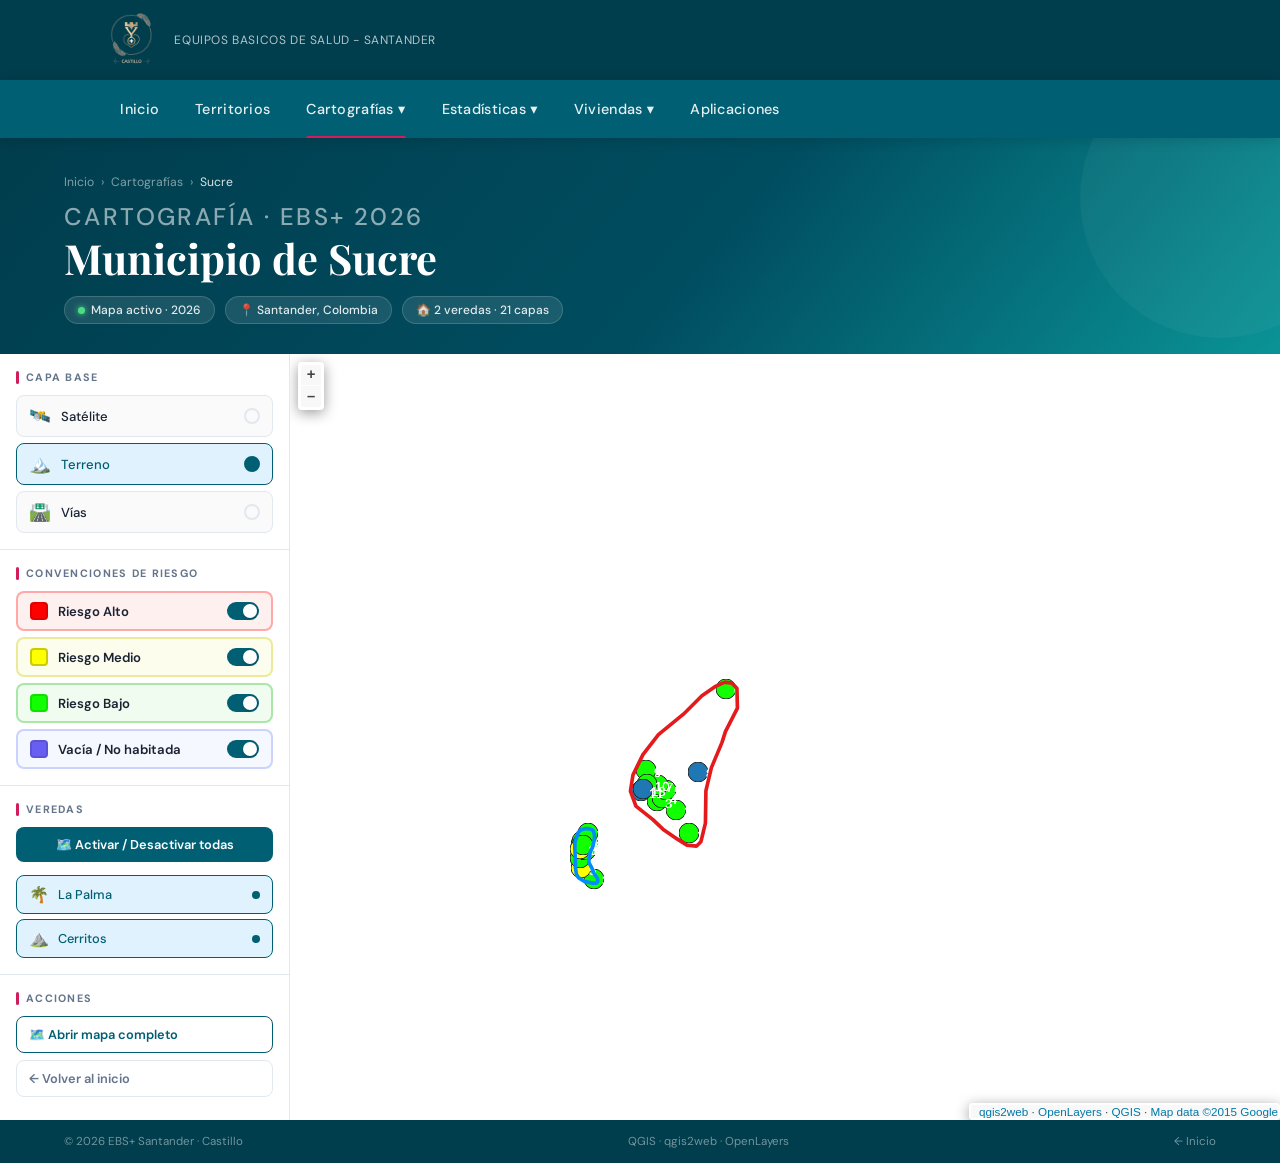
<file: indexcar.html>
<!DOCTYPE html>
<html lang="es">
<head>
    <meta charset="UTF-8">
    <meta name="viewport" content="width=device-width, initial-scale=1.0">
    <title>Cartografía · Sucre · EBS+ Santander</title>
    <link href="https://fonts.googleapis.com/css2?family=Playfair+Display:wght@600;700&family=DM+Sans:wght@300;400;500;600&display=swap" rel="stylesheet">
    <style>
        :root {
            --primary: #005f73;
            --primary-light: #0a9396;
            --primary-dark: #003d4d;
            --accent: #d11d5b;
            --bg: #f0f4f8;
            --surface: #ffffff;
            --text: #1a2332;
            --text-muted: #64748b;
            --border: #e2e8f0;
            --shadow-sm: 0 1px 3px rgba(0,0,0,0.08);
            --shadow-md: 0 4px 16px rgba(0,0,0,0.10);
            --radius: 10px;
            --font-display: 'Playfair Display', Georgia, serif;
            --font-body: 'DM Sans', system-ui, sans-serif;
            --sidebar-w: 290px;
        }
        *, *::before, *::after { box-sizing: border-box; margin: 0; padding: 0; }
        html { scroll-behavior: smooth; }
        body { font-family: var(--font-body); background: var(--bg); color: var(--text); min-height: 100vh; overflow-x: hidden; }

        /* TOPBAR */
        /* GOV BAR */
        .gov-bar { background: var(--primary-dark); padding: 10px 8%; display: flex; align-items: center; gap: 12px; }
        .gov-bar img { height: 60px; filter: brightness(1.1); }
        .gov-bar-text { color: rgba(255,255,255,0.7); font-size: 0.75rem; letter-spacing: 0.05em; text-transform: uppercase; }

        /* NAV */
        nav { background: var(--primary); padding: 0 8%; display: flex; align-items: center; box-shadow: 0 2px 12px rgba(0,0,0,0.15); position: sticky; top: 0; z-index: 1000; }
        .menu-principal { display: flex; list-style: none; gap: 0; }
        .menu-item { position: relative; }
        .menu-item a { display: block; color: rgba(255,255,255,0.9); text-decoration: none; font-weight: 500; font-size: 0.9rem; letter-spacing: 0.02em; padding: 20px 18px; transition: color 0.2s, background 0.2s; position: relative; }
        .menu-item a::after { content: ''; position: absolute; bottom: 0; left: 18px; right: 18px; height: 2px; background: var(--accent); transform: scaleX(0); transition: transform 0.25s ease; border-radius: 2px 2px 0 0; }
        .menu-item:hover a { color: #fff; background: rgba(255,255,255,0.08); }
        .menu-item:hover a::after { transform: scaleX(1); }
        .menu-item a.active::after { transform: scaleX(1); }
        .dropdown-content { display: none; position: absolute; top: 100%; left: 0; background: var(--surface); min-width: 220px; box-shadow: 0 20px 50px rgba(0,0,0,0.12); border-radius: 0 0 12px 12px; border-top: 2px solid var(--accent); overflow: hidden; }
        .menu-item:hover .dropdown-content { display: block; animation: fadeDown 0.2s ease; }
        .dropdown-content a { color: var(--text) !important; padding: 11px 18px !important; font-size: 0.875rem !important; border-bottom: 1px solid var(--border); transition: background 0.15s, padding-left 0.15s !important; display: block; font-weight: 500; }
        .dropdown-content a::after { display: none !important; }
        .dropdown-content a:hover { background: #f0f9ff !important; padding-left: 24px !important; color: var(--primary) !important; }
        .dropdown-content a.active-page { color: var(--primary) !important; background: #e0f2fe !important; font-weight: 600 !important; }
        @keyframes fadeDown { from { transform: translateY(-8px); opacity: 0; } to { transform: translateY(0); opacity: 1; } }

        /* HERO */
        .hero { background: linear-gradient(130deg, var(--primary-dark) 0%, #004d60 55%, var(--primary-light) 100%); padding: 36px 5% 30px; position: relative; overflow: hidden; animation: heroIn 0.6s ease both; }
        .hero::before { content: ''; position: absolute; top: -80px; right: -80px; width: 280px; height: 280px; border-radius: 50%; background: rgba(255,255,255,0.04); }
        .breadcrumb { display: flex; align-items: center; gap: 7px; color: rgba(255,255,255,0.5); font-size: 0.76rem; margin-bottom: 14px; }
        .breadcrumb a { color: rgba(255,255,255,0.5); text-decoration: none; transition: color 0.2s; }
        .breadcrumb a:hover { color: rgba(255,255,255,0.9); }
        .hero h1 { font-family: var(--font-display); color: white; font-size: clamp(1.7rem, 3.5vw, 2.6rem); font-weight: 700; line-height: 1.1; position: relative; z-index: 1; }
        .hero h1 em { font-style: normal; display: block; color: rgba(255,255,255,0.55); font-size: 0.58em; font-family: var(--font-body); font-weight: 500; letter-spacing: 0.1em; text-transform: uppercase; margin-bottom: 4px; }
        .hero-badges { display: flex; gap: 10px; margin-top: 16px; flex-wrap: wrap; }
        .badge { display: inline-flex; align-items: center; gap: 6px; background: rgba(255,255,255,0.1); backdrop-filter: blur(6px); border: 1px solid rgba(255,255,255,0.16); color: rgba(255,255,255,0.88); font-size: 0.75rem; font-weight: 500; padding: 5px 13px; border-radius: 30px; }
        .badge-dot { width: 7px; height: 7px; border-radius: 50%; background: #4ade80; box-shadow: 0 0 6px #4ade80; animation: pulse 2s infinite; }

        /* LAYOUT */
        .layout { display: grid; grid-template-columns: var(--sidebar-w) 1fr; min-height: calc(100vh - 180px); }

        /* SIDEBAR */
        .sidebar { background: var(--surface); border-right: 1px solid var(--border); overflow-y: auto; max-height: calc(100vh - 130px); position: sticky; top: 52px; animation: slideInLeft 0.55s ease 0.15s both; }
        .sb-section { padding: 16px; border-bottom: 1px solid var(--border); }
        .sb-section:last-child { border-bottom: none; }
        .sb-title { font-size: 0.67rem; font-weight: 700; text-transform: uppercase; letter-spacing: 0.12em; color: var(--text-muted); margin-bottom: 11px; display: flex; align-items: center; gap: 7px; }
        .sb-title::before { content: ''; width: 3px; height: 13px; background: var(--accent); border-radius: 2px; }

        /* BASE LAYER BUTTONS */
        .base-btns { display: flex; flex-direction: column; gap: 6px; }
        .base-btn { display: flex; align-items: center; gap: 10px; padding: 9px 12px; border-radius: 8px; border: 1.5px solid var(--border); background: #fafafa; cursor: pointer; font-size: 0.82rem; font-weight: 500; font-family: var(--font-body); color: var(--text); transition: all 0.18s; text-align: left; width: 100%; }
        .base-btn:hover { border-color: var(--primary-light); background: #f0f9ff; }
        .base-btn.active { border-color: var(--primary); background: #e0f2fe; color: var(--primary); }
        .base-btn .bicon { font-size: 1.1rem; flex-shrink: 0; }
        .base-btn .blabel { flex: 1; }
        .base-btn .bcheck { width: 16px; height: 16px; border-radius: 50%; border: 2px solid var(--border); flex-shrink: 0; transition: all 0.18s; }
        .base-btn.active .bcheck { background: var(--primary); border-color: var(--primary); }

        /* RISK TOGGLE BUTTONS */
        .risk-btns { display: flex; flex-direction: column; gap: 6px; }
        .risk-btn { display: flex; align-items: center; gap: 10px; padding: 9px 12px; border-radius: 8px; border: 2px solid transparent; cursor: pointer; font-size: 0.82rem; font-weight: 600; font-family: var(--font-body); color: var(--text); transition: all 0.18s; text-align: left; width: 100%; background: #fafafa; }
        .risk-btn .r-swatch { width: 18px; height: 18px; border-radius: 4px; flex-shrink: 0; border: 2px solid rgba(0,0,0,0.12); }
        .risk-btn .r-label { flex: 1; }
        .risk-btn .r-toggle { width: 32px; height: 18px; border-radius: 9px; background: #cbd5e1; position: relative; flex-shrink: 0; transition: background 0.2s; }
        .risk-btn .r-toggle::after { content: ''; position: absolute; top: 2px; left: 2px; width: 14px; height: 14px; border-radius: 50%; background: white; transition: transform 0.2s; box-shadow: 0 1px 3px rgba(0,0,0,0.2); }
        .risk-btn.on .r-toggle { background: var(--primary); }
        .risk-btn.on .r-toggle::after { transform: translateX(14px); }
        .risk-btn[data-risk="alto"] { border-color: rgba(255,0,0,0.3); }
        .risk-btn[data-risk="alto"]:hover, .risk-btn[data-risk="alto"].on { background: rgba(255,0,0,0.06); }
        .risk-btn[data-risk="medio"] { border-color: rgba(200,200,0,0.35); }
        .risk-btn[data-risk="medio"]:hover, .risk-btn[data-risk="medio"].on { background: rgba(220,220,0,0.07); }
        .risk-btn[data-risk="bajo"] { border-color: rgba(0,180,0,0.3); }
        .risk-btn[data-risk="bajo"]:hover, .risk-btn[data-risk="bajo"].on { background: rgba(17,200,0,0.06); }
        .risk-btn[data-risk="vacia"] { border-color: rgba(106, 123, 248, 0.3); }
        .risk-btn[data-risk="vacia"]:hover, .risk-btn[data-risk="vacia"].on { background: rgba(94, 136, 253, 0.06); }

        /* VEREDA BUTTONS */
        .vereda-btns { display: flex; flex-direction: column; gap: 5px; }
        .all-btn { display: flex; align-items: center; justify-content: center; gap: 7px; padding: 9px; border-radius: 8px; background: var(--primary); color: white; border: none; cursor: pointer; font-size: 0.8rem; font-weight: 600; font-family: var(--font-body); margin-bottom: 8px; width: 100%; transition: background 0.18s, transform 0.15s; }
        .all-btn:hover { background: var(--primary-light); transform: translateY(-1px); }
        .vereda-btn { display: flex; align-items: center; gap: 9px; padding: 8px 12px; border-radius: 8px; border: 1.5px solid var(--border); background: #fafafa; cursor: pointer; font-size: 0.8rem; font-weight: 500; font-family: var(--font-body); color: var(--text); transition: all 0.16s; text-align: left; width: 100%; }
        .vereda-btn:hover { border-color: var(--primary-light); background: #f0f9ff; }
        .vereda-btn.on { border-color: var(--primary); background: #e0f2fe; color: var(--primary); }
        .vereda-btn .v-icon { font-size: 1rem; flex-shrink: 0; }
        .vereda-btn .v-label { flex: 1; }
        .vereda-btn .v-dot { width: 8px; height: 8px; border-radius: 50%; background: var(--border); flex-shrink: 0; transition: background 0.18s; }
        .vereda-btn.on .v-dot { background: var(--primary); }

        /* MAP ZONE */
        .map-zone { display: flex; flex-direction: column; animation: fadeIn 0.5s ease 0.2s both; }
        .map-container { position: relative; flex: 1; min-height: 600px; background: #d4e8ef; }
        .map-container iframe { width: 100%; height: 100%; min-height: 600px; border: none; display: block; }
        .map-loader { position: absolute; inset: 0; background: linear-gradient(135deg, #d4e8ef, #c8dde8); display: flex; flex-direction: column; align-items: center; justify-content: center; gap: 14px; z-index: 20; transition: opacity 0.5s; }
        .map-loader.gone { opacity: 0; pointer-events: none; }
        .spinner { width: 40px; height: 40px; border: 3px solid rgba(0,95,115,0.18); border-top-color: var(--primary); border-radius: 50%; animation: spin 0.85s linear infinite; }
        .loader-txt { font-size: 0.82rem; color: var(--primary); font-weight: 500; }

        /* FOOTER */
        footer { background: var(--primary-dark); color: rgba(255,255,255,0.45); padding: 14px 5%; display: flex; align-items: center; justify-content: space-between; font-size: 0.72rem; }
        footer a { color: rgba(255,255,255,0.45); text-decoration: none; transition: color 0.2s; }
        footer a:hover { color: rgba(255,255,255,0.85); }

        /* ACTIONS */
        .action-link { display: flex; align-items: center; gap: 8px; padding: 9px 12px; border-radius: 8px; font-size: 0.8rem; font-weight: 600; text-decoration: none; transition: all 0.18s; margin-bottom: 7px; }
        .action-link.primary { border: 1.5px solid var(--primary); color: var(--primary); }
        .action-link.primary:hover { background: var(--primary); color: white; }
        .action-link.secondary { border: 1.5px solid var(--border); color: var(--text-muted); }
        .action-link.secondary:hover { background: #f1f5f9; color: var(--text); }

        /* ANIMATIONS */
        @keyframes heroIn { from { opacity: 0; transform: translateY(-12px); } to { opacity: 1; transform: translateY(0); } }
        @keyframes slideInLeft { from { opacity: 0; transform: translateX(-18px); } to { opacity: 1; transform: translateX(0); } }
        @keyframes fadeIn { from { opacity: 0; } to { opacity: 1; } }
        @keyframes spin { to { transform: rotate(360deg); } }
        @keyframes pulse { 0%,100% { opacity:1; transform:scale(1); } 50% { opacity:0.55; transform:scale(0.82); } }


        /* ── RESPONSIVE MAPA ───────────────────────────────── */
        @media (max-width: 860px) {
            .layout { grid-template-columns: 1fr; }
            .sidebar {
                position: static;
                max-height: 300px;
                overflow-y: auto;
                border-right: none;
                border-bottom: 2px solid var(--border);
            }
            .map-container { min-height: 50vh; }
            .map-container iframe { min-height: 50vh; }
            .hero { padding: 20px 4%; }
        }
        @media (max-width: 500px) {
            .hero h1 { font-size: 1.35rem; }
            .hero-badges { gap: 5px; }
            .badge { font-size: 0.68rem; padding: 3px 8px; }
        }


        /* ── MENÚ HAMBURGUESA (móvil) ─────────────────────── */
        .hamburger {
            display: none;
            flex-direction: column;
            gap: 5px;
            cursor: pointer;
            padding: 10px;
            margin-left: auto;
            background: none;
            border: none;
        }
        .hamburger span {
            display: block;
            width: 24px;
            height: 2px;
            background: white;
            border-radius: 2px;
            transition: all 0.3s ease;
        }
        .hamburger.open span:nth-child(1) { transform: translateY(7px) rotate(45deg); }
        .hamburger.open span:nth-child(2) { opacity: 0; }
        .hamburger.open span:nth-child(3) { transform: translateY(-7px) rotate(-45deg); }

        /* ── RESPONSIVE ────────────────────────────────────── */
        @media (max-width: 860px) {
            /* Hamburguesa visible */
            .hamburger { display: flex; }

            /* Menú oculto por defecto en móvil */
            .menu-principal {
                display: none;
                flex-direction: column;
                position: absolute;
                top: 100%;
                left: 0; right: 0;
                background: var(--primary-dark);
                box-shadow: 0 8px 24px rgba(0,0,0,0.2);
                z-index: 999;
            }
            .menu-principal.open { display: flex; }

            nav { position: sticky; top: 0; flex-wrap: wrap; padding: 0 4%; }

            .menu-item { width: 100%; border-bottom: 1px solid rgba(255,255,255,0.08); }
            .menu-item a { padding: 14px 16px; font-size: 0.95rem; }
            .menu-item a::after { display: none; }

            /* Dropdowns en móvil: desplegables al tocar */
            .dropdown-content {
                display: none;
                position: static;
                background: rgba(0,0,0,0.2);
                border-radius: 0;
                border-top: none;
                border-left: 3px solid var(--accent);
                box-shadow: none;
                animation: none;
            }
            .dropdown-content.open { display: block; }
            .dropdown-content a {
                color: rgba(255,255,255,0.8) !important;
                padding: 10px 28px !important;
                border-bottom: 1px solid rgba(255,255,255,0.06);
                font-size: 0.85rem !important;
            }
            .dropdown-content a:hover { background: rgba(255,255,255,0.08) !important; padding-left: 34px !important; color: white !important; }

            /* Gov bar */
            .gov-bar { padding: 8px 4%; }
            .gov-bar img { height: 40px; }
            .gov-bar-text { font-size: 0.65rem; }
        }

        @media (max-width: 600px) {
            .gov-bar-text { display: none; }
        }

    </style>
</head>
<body>

<div class="gov-bar">
    <img src="logo_castillo_transparente.png" alt="EBS+ Santander">
    <span class="gov-bar-text">Equipos Basicos de Salud - Santander</span>
</div>

<nav>
    <ul class="menu-principal">
        <li class="menu-item"><a href="index.html">Inicio</a></li>
        <li class="menu-item"><a href="#">Territorios</a></li>
        <li class="menu-item"><a href="#" class="active">Cartografías ▾</a>
            <div class="dropdown-content">
                <a href="#">La Belleza</a>
                <a href="Florian.html">Florian</a>
                <a href="Puente Nacional.html">Puente Nacional</a>
                <a href="oiba.html">Oiba</a>
                <a href="Jesus Maria.html">Jesús María</a>
                <a href="#">Enciso</a>
                <a href="#" class="active-page">Sucre</a>
            </div>
        </li>
        <li class="menu-item"><a href="#">Estadísticas ▾</a>
            <div class="dropdown-content">
                <a href="#">La Belleza</a>
                <a href="#">Florian</a>
                <a href="#">Puente Nacional</a>
                <a href="#">Oiba</a>
                <a href="#">Jesús María</a>
                <a href="#">Enciso</a>
                <a href="#">Sucre</a>
            </div>
        </li>
        <li class="menu-item"><a href="#">Viviendas ▾</a>
            <div class="dropdown-content">
                <a href="#">La Belleza</a>
                <a href="#">Florian</a>
                <a href="#">Puente Nacional</a>
                <a href="#">Oiba</a>
                <a href="#">Jesús María</a>
                <a href="#">Enciso</a>
                <a href="#">Sucre</a>
            </div>
        </li>
        <li class="menu-item"><a href="https://appebs.netlify.app/">Aplicaciones</a></li>
    </ul>
    <button class="hamburger" id="hamburger" onclick="toggleMenu()" aria-label="Menú">
        <span></span><span></span><span></span>
    </button>
</nav>

<div class="hero">
    <div class="breadcrumb">
        <a href="index.html">Inicio</a> <span>›</span>
        <a href="#">Cartografías</a> <span>›</span>
        <span style="color:rgba(255,255,255,0.85)">Sucre</span>
    </div>
    <h1>
        <em>Cartografía · EBS+ 2026</em>
        Municipio de Sucre
    </h1>
    <div class="hero-badges">
        <div class="badge"><div class="badge-dot"></div> Mapa activo · 2026</div>
        <div class="badge">📍 Santander, Colombia</div>
        <div class="badge">🏠 2 veredas · 21 capas</div>
    </div>
</div>

<div class="layout">

    <!-- SIDEBAR -->
    <aside class="sidebar">

        <!-- CAPA BASE -->
        <div class="sb-section">
            <div class="sb-title">Capa base</div>
            <div class="base-btns">
                <button class="base-btn" data-base="satellite" onclick="setBase(this)">
                    <span class="bicon">🛰️</span><span class="blabel">Satélite</span><span class="bcheck"></span>
                </button>
                <button class="base-btn active" data-base="terrain" onclick="setBase(this)">
                    <span class="bicon">🏔️</span><span class="blabel">Terreno</span><span class="bcheck"></span>
                </button>
                <button class="base-btn" data-base="road" onclick="setBase(this)">
                    <span class="bicon">🛣️</span><span class="blabel">Vías</span><span class="bcheck"></span>
                </button>
            </div>
        </div>

        <!-- CONVENCIONES DE RIESGO -->
        <div class="sb-section">
            <div class="sb-title">Convenciones de riesgo</div>
            <div class="risk-btns">
                <button class="risk-btn on" data-risk="alto" onclick="toggleRisk(this)">
                    <div class="r-swatch" style="background:rgba(255,0,0,1);"></div>
                    <span class="r-label">Riesgo Alto</span>
                    <div class="r-toggle"></div>
                </button>
                <button class="risk-btn on" data-risk="medio" onclick="toggleRisk(this)">
                    <div class="r-swatch" style="background:rgba(254,255,0,1); border-color:rgba(0,0,0,0.2);"></div>
                    <span class="r-label">Riesgo Medio</span>
                    <div class="r-toggle"></div>
                </button>
                <button class="risk-btn on" data-risk="bajo" onclick="toggleRisk(this)">
                    <div class="r-swatch" style="background:rgba(17,255,0,1);"></div>
                    <span class="r-label">Riesgo Bajo</span>
                    <div class="r-toggle"></div>
                </button>
                <button class="risk-btn on" data-risk="vacia" onclick="toggleRisk(this)">
                    <div class="r-swatch" style="background:rgb(104, 95, 242);"></div>
                    <span class="r-label">Vacía / No habitada</span>
                    <div class="r-toggle"></div>
                </button>
            </div>
        </div>

        <!-- VEREDAS -->
        <div class="sb-section">
            <div class="sb-title">Veredas</div>
            <div class="vereda-btns">
                <button class="all-btn" onclick="toggleAllVeredas()">🗺️ Activar / Desactivar todas</button>
                <button class="vereda-btn on" data-vereda="PALMA" onclick="toggleVereda(this)">
                    <span class="v-icon">🌴</span><span class="v-label">La Palma</span><span class="v-dot"></span>
                </button>
                <button class="vereda-btn on" data-vereda="CERRITOS" onclick="toggleVereda(this)">
                    <span class="v-icon">⛰️</span><span class="v-label">Cerritos</span><span class="v-dot"></span>
                </button>
            </div>
        </div>

        <!-- ACCIONES -->
        <div class="sb-section">
            <div class="sb-title">Acciones</div>
            <a href="qgis2web_2026_03_28-11_46_15_662105/index.html" target="_blank" class="action-link primary">🗺️ Abrir mapa completo</a>
            <a href="index.html" class="action-link secondary">← Volver al inicio</a>
        </div>

    </aside>

    <!-- MAP -->
    <div class="map-zone">
        <div class="map-container" id="mapContainer">
            <div class="map-loader" id="mapLoader">
                <div class="spinner"></div>
                <div class="loader-txt">Cargando cartografía de La Palma…</div>
            </div>
            <iframe
                id="mapFrame"
                src="qgis2web_2026_03_28-11_46_15_662105/index.html"
                title="Cartografía La Palma EBS+"
                onload="onMapReady()"
                allowfullscreen>
            </iframe>
        </div>
    </div>

</div>

<footer>
    <span>© 2026 EBS+ Santander · Castillo</span>
    <span>QGIS · qgis2web · OpenLayers</span>
    <a href="index.html">← Inicio</a>
</footer>

<script>
// ── MAP READY ──────────────────────────────────────────
var mapReady = false;
var pendingCmds = [];

function onMapReady() {
    setTimeout(() => {
        document.getElementById('mapLoader').classList.add('gone');
        mapReady = true;
        pendingCmds.forEach(fn => fn());
        pendingCmds = [];
        // Default: terrain ON + labels (negrilla) ON
        applyBase('terrain');
    }, 1000);
}

function sendToMap(fn) {
    if (mapReady) { fn(); } else { pendingCmds.push(fn); }
}

function getMap() {
    try { return document.getElementById('mapFrame').contentWindow.map; }
    catch(e) { return null; }
}

// ── BASE LAYER ─────────────────────────────────────────
// layersList en este mapa: [group_Leyenda, lyr_Mapa3_12, lyr_Mapa2_13, lyr_Negrilla_14, lyr_Mapa1_15, group_PALMA, group_CERRITOS]
// indices de base tiles en layersList: [1]=Mapa3(Terrain), [2]=Mapa2(Road), [3]=Negrilla(Labels), [4]=Mapa1(Satellite/Hybrid)

function setBase(btn) {
    document.querySelectorAll('.base-btn').forEach(b => b.classList.remove('active'));
    btn.classList.add('active');
    applyBase(btn.dataset.base);
}

function applyBase(type) {
    sendToMap(() => {
        const m = getMap();
        if (!m) return;
        const layers = m.getLayers().getArray();
        // layers[0] = group_Leyenda (skip)
        // layers[1] = lyr_Mapa3_12  → Terrain
        // layers[2] = lyr_Mapa2_13  → Road
        // layers[3] = lyr_Negrilla_14 → Labels
        // layers[4] = lyr_Mapa1_15  → Satellite/Hybrid
        // layers[5] = group_PALMA
        // layers[6] = group_CERRITOS
        const terrain   = layers[2];
        const road      = layers[3];
        const labels    = layers[3];
        const satellite = layers[4];

        if (!terrain || !road || !labels || !satellite) return;

        if (type === 'satellite') {
            terrain.setVisible(false);
            road.setVisible(false);
            labels.setVisible(false);
            satellite.setVisible(true);
        } else if (type === 'terrain') {
            terrain.setVisible(true);
            road.setVisible(false);
            labels.setVisible(true);
            satellite.setVisible(false);
        } else if (type === 'road') {
            terrain.setVisible(false);
            road.setVisible(true);
            labels.setVisible(true);
            satellite.setVisible(false);
        }
    });
}

// ── RISK FILTER (por atributo RIESGO en cada feature) ──
// El riesgo NO es una capa separada: es un valor del campo RIESGO
// dentro de las capas vectoriales. Se filtra reemplazando el style
// function de cada capa para devolver null en features ocultos.

// Mapa de qué valores del campo RIESGO corresponden a cada categoría
const riskValues = {
    alto:  v => v === 'ROJO ALTO' || v === 'Riesgo Alto' || v === 'ALTO',
    medio: v => v === 'AMARILLO MEDIO' || v === 'Riesgo Medio' || v === 'MEDIO',
    bajo:  v => v === 'VERDE BAJO' || v === 'Riesgo Bajo' || v === 'BAJO',
    vacia: v => v === 'Vacia' || v === 'VIVIENDA NO HABITADA' || v === 'NO HABITADA' || v === 'Vacía'
};

// Estado activo de cada categoría
var riskState = { alto: true, medio: true, bajo: true, vacia: true };

// Guarda los style functions originales de las capas vectoriales
var originalStyles = new WeakMap();

function toggleRisk(btn) {
    btn.classList.toggle('on');
    riskState[btn.dataset.risk] = btn.classList.contains('on');
    applyRiskStyleFilter();
}

function applyRiskStyleFilter() {
    sendToMap(() => {
        const m = getMap();
        if (!m) return;

        // Recorre TODAS las capas vectoriales del mapa
        m.getLayers().forEach(topLayer => {
            processVectorLayer(topLayer);
            if (topLayer.getLayers) {
                topLayer.getLayers().forEach(layer => processVectorLayer(layer));
            }
        });

        // Fuerza re-render
        m.render();
    });
}

function processVectorLayer(layer) {
    if (!layer || !layer.getSource || !layer.setStyle) return;
    const src = layer.getSource();
    if (!src || !src.getFeatures) return; // solo Vector layers

    // Guarda el style original la primera vez
    if (!originalStyles.has(layer)) {
        originalStyles.set(layer, layer.getStyle());
    }
    const origStyle = originalStyles.get(layer);

    // Instala un wrapper que filtra por RIESGO
    layer.setStyle(function(feature, resolution) {
        const riesgo = feature.get('RIESGO') || '';
        // Determina a qué categoría pertenece este feature
        for (const [cat, matchFn] of Object.entries(riskValues)) {
            if (matchFn(riesgo)) {
                // Si la categoría está desactivada → ocultar (null)
                if (!riskState[cat]) return null;
                break;
            }
        }
        // Aplica el estilo original (función o estilo fijo)
        if (typeof origStyle === 'function') {
            return origStyle(feature, resolution);
        }
        return origStyle;
    });
}

// ── VEREDA TOGGLE ──────────────────────────────────────
// Los grupos de vereda tienen title: 'PALMA' y 'CERRITOS'

function toggleVereda(btn) {
    btn.classList.toggle('on');
    applyVeredaFilter(btn.dataset.vereda, btn.classList.contains('on'));
}

function applyVeredaFilter(veredaTitle, visible) {
    sendToMap(() => {
        const m = getMap();
        if (!m) return;
        m.getLayers().forEach(layer => {
            if (layer.getLayers && layer.get('title') === veredaTitle) {
                layer.setVisible(visible);
            }
        });
    });
}

// ── ALL VEREDAS ────────────────────────────────────────
var allOn = true;

function toggleAllVeredas() {
    allOn = !allOn;
    document.querySelectorAll('.vereda-btn').forEach(btn => {
        allOn ? btn.classList.add('on') : btn.classList.remove('on');
        applyVeredaFilter(btn.dataset.vereda, allOn);
    });
}

// ── MENÚ HAMBURGUESA ──────────────────────────────────
function toggleMenu() {
    const menu = document.querySelector('.menu-principal');
    const btn = document.getElementById('hamburger');
    menu.classList.toggle('open');
    btn.classList.toggle('open');
}

// Dropdowns táctiles en móvil
document.querySelectorAll('.menu-item > a').forEach(link => {
    link.addEventListener('click', function(e) {
        if (window.innerWidth > 860) return;
        const dropdown = this.parentElement.querySelector('.dropdown-content');
        if (!dropdown) return;
        e.preventDefault();
        dropdown.classList.toggle('open');
    });
});

// Cerrar menú al hacer clic fuera
document.addEventListener('click', function(e) {
    if (!e.target.closest('nav')) {
        document.querySelector('.menu-principal')?.classList.remove('open');
        document.getElementById('hamburger')?.classList.remove('open');
    }
});

</script>

</body>
</html>
</file>
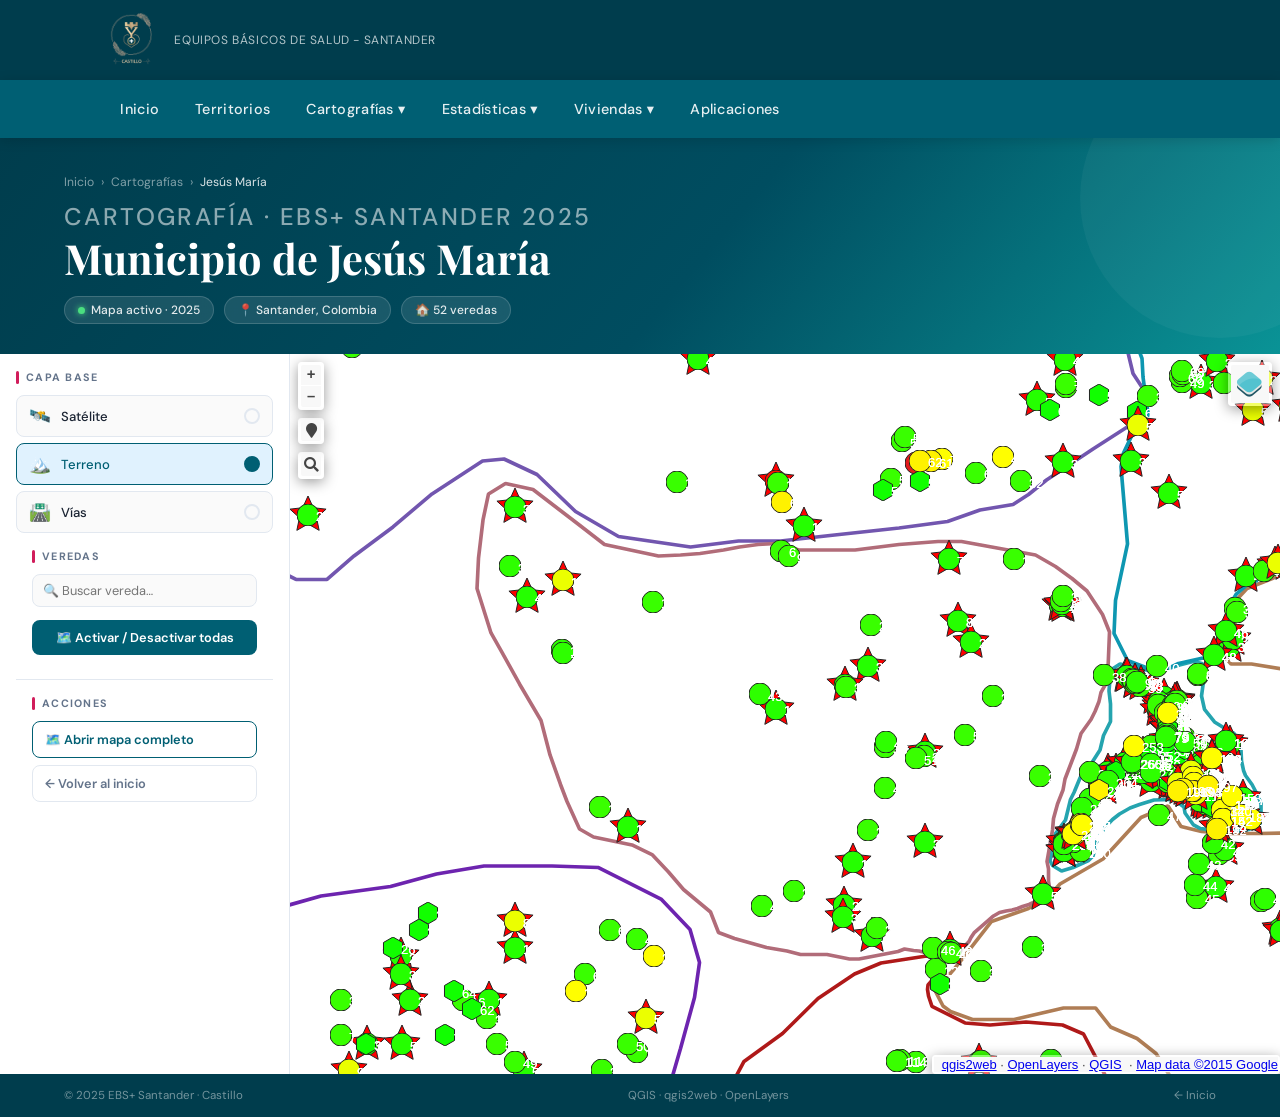
<file: Jesus Maria.html>
<!DOCTYPE html>
<html lang="es">
<head>
    <meta charset="UTF-8">
    <meta name="viewport" content="width=device-width, initial-scale=1.0">
    <title>Cartografía · EBS+ Santander</title>
    <link href="https://fonts.googleapis.com/css2?family=Playfair+Display:wght@600;700&family=DM+Sans:wght@300;400;500;600&display=swap" rel="stylesheet">

<!-- ============================================================
  🔧  ZONA DE CONFIGURACIÓN  —  Solo edita este bloque
  ============================================================ -->
<script>
var CONFIG = {

    // ── 1. MUNICIPIO ──────────────────────────────────────────
    municipio:  "Jesús María",
    año:        "2025",

    // ── 2. CARPETA QGIS2WEB ───────────────────────────────────
    // Nombre EXACTO de la carpeta generada por qgis2web
    qgisFolder: "Puente Nacional",

    // ── 3. VEREDAS ────────────────────────────────────────────
    // Este mapa NO usa grupos por vereda: cada vereda es una capa individual.
    // El control de veredas filtra por 'popuplayertitle' de cada capa vectorial.
    // id    = valor exacto de popuplayertitle en layers.js
    // label = nombre bonito para el sidebar
    // icon  = emoji
    veredas: [
        { id: "Capas - MONTES",               label: "Montes",                icon: "⛰️" },
        { id: "Capas — Barrio chico",          label: "Barrio Chico",          icon: "🏘️" },
        { id: "Capas — Centro",                label: "Centro",                icon: "🏙️" },
        { id: "Capas — La Florida",            label: "La Florida",            icon: "🌿" },
        { id: "Capas — La Union",              label: "La Unión",              icon: "🤝" },
        { id: "Capas — Las Palmeras",          label: "Las Palmeras",          icon: "🌴" },
        { id: "Capas — Palacio",               label: "Palacio",               icon: "🏛️" },
        { id: "Capas - Petaqueros 2 ",         label: "Petaqueros 2",          icon: "🌾" },
        { id: "Capas — PETAQUEROS 1",          label: "Petaqueros 1",          icon: "🌾" },
        { id: "Capas — San Fernando",          label: "San Fernando",          icon: "⛪" },
        { id: "Capas — Santa Rosa",            label: "Santa Rosa",            icon: "🌹" },
        { id: "Capas — Semisa 1",              label: "Semisa 1",              icon: "🗺️" },
        { id: "Capas- Semisa 2",               label: "Semisa 2",              icon: "🗺️" },
        { id: "Capas - Semisa 3",              label: "Semisa 3",              icon: "🗺️" },
        { id: "Capas — Semisa 4",              label: "Semisa 4",              icon: "🗺️" },
        { id: "Capas — Villa Campestre",       label: "Villa Campestre",       icon: "🏡" },
        { id: "Capas — Villa Vieja",           label: "Villa Vieja",           icon: "🏚️" },
        { id: "culebrilla",                    label: "Culebrilla",            icon: "🐍" },
        { id: "Capas — Cuevas",                label: "Cuevas",                icon: "🪨" },
        { id: "Capas — Escuelas",              label: "Escuelas",              icon: "🏫" },
        { id: "Capas - Agua Fria",             label: "Agua Fría",             icon: "💧" },
        { id: "Capas - Bravo Paez A",          label: "Bravo Páez A",          icon: "🏞️" },
        { id: "Capas - Bravo Paez B",          label: "Bravo Páez B",          icon: "🏞️" },
        { id: "Capas - Loma de Hoyos ",        label: "Loma de Hoyos",         icon: "🌄" },
        { id: "Capas - Alto Cruces",           label: "Alto Cruces",           icon: "✝️" },
        { id: "Capas - San Vicente Bajo",      label: "San Vicente Bajo",      icon: "🏘️" },
        { id: "Capas - San Vicente Alto",      label: "San Vicente Alto",      icon: "🏔️" },
        { id: "Capas - Piedealto",             label: "Piedealto",             icon: "🪨" },
        { id: "Capas - Santa Rita",            label: "Santa Rita",            icon: "🌸" },
        { id: "Capas - Chiquinta",             label: "Chiquinta",             icon: "🌱" },
        { id: "Capas - Corbaraque",            label: "Corbaraque",            icon: "🌿" },
        { id: "Capas - Poazaque",              label: "Poazaque",              icon: "🏡" },
        { id: "Capas - La Retirada",           label: "La Retirada",           icon: "🛖" },
        { id: "Capas - Canoas",                label: "Canoas",                icon: "🛶" },
        { id: "Capas - Mompox",               label: "Mompox",                icon: "🌅" },
        { id: "Capas - Jardines Del Recuerdo", label: "Jardines del Recuerdo", icon: "🌺" },
        { id: "Capas - Pescaderito",           label: "Pescaderito",           icon: "🐟" },
        { id: "Capas - La Feria",              label: "La Feria",              icon: "🎪" },
        { id: "Capas - El Saman",              label: "El Samán",              icon: "🌳" },
        { id: "Capas - Alto Grande",           label: "Alto Grande",           icon: "⛰️" },
        { id: "Capas - Resguardo",             label: "Resguardo",             icon: "🏕️" },
        { id: "Capas - Cabrera Alta",          label: "Cabrera Alta",          icon: "🏔️" },
        { id: "Capas - Portachuelo",           label: "Portachuelo",           icon: "🚪" },
        { id: "Capas - Barro Blanco",          label: "Barro Blanco",          icon: "🏖️" },
        { id: "Capas - Cabrera Baja",          label: "Cabrera Baja",          icon: "🌾" },
        { id: "Capas - El Oscuro",             label: "El Oscuro",             icon: "🌑" },
        { id: "Capas - Laderas",               label: "Laderas",               icon: "⛺" },
        { id: "Capas - Cristales",             label: "Cristales",             icon: "💎" },
        { id: "Capas - Casco Urbano",          label: "Casco Urbano",          icon: "🏙️" },
        { id: "Capas - Angostura",             label: "Angostura",             icon: "🌉" },
        { id: "Capas - Buenos Aires",          label: "Buenos Aires",          icon: "🌆" },
        { id: "Capas -Arciniegas",             label: "Arciniegas",            icon: "🏘️" },
    ],

    // ── 4. ÍNDICES DE CAPAS BASE ──────────────────────────────
    // Este mapa: 0=GoogleTerrain, 1=GoogleRoad, 2=GoogleLabels, 3=GoogleHybrid
    // Las veredas son capas individuales (no grupos), así que layerIndex
    // solo aplica a las 4 capas base de fondo.
    layerIndex: {
        terrain:   0,
        road:      1,
        labels:    2,
        satellite: 3,
    },

    // ── 5. LOGO Y ORGANIZACIÓN ────────────────────────────────
    logoSrc:  "logo_castillo_transparente.png",
    orgName:  "Equipos Básicos de Salud - Santander",
    orgShort: "EBS+ Santander",

    // ── 6. VALORES DEL CAMPO "RIESGO" ─────────────────────────
    // Este mapa SÍ usa capas separadas por riesgo (no un campo RIESGO),
    // pero se deja configurado por compatibilidad con la plantilla.
    riskValues: {
        alto:  ["ROJO ALTO", "Riesgo Alto", "ALTO"],
        medio: ["AMARILLO MEDIO", "Riesgo Medio", "MEDIO"],
        bajo:  ["VERDE BAJO", "Riesgo Bajo", "BAJO"],
        vacia: ["Vacia", "Vacía", "VIVIENDA NO HABITADA", "NO HABITADA"],
    },

    // ── 7. SECCIÓN ACTIVA EN EL MENÚ ─────────────────────────
    seccionActiva: "cartografias",

    // ── 8. MENÚ DE MUNICIPIOS ─────────────────────────────────
    menuMunicipios: {
        cartografias: [
            { label: "La Belleza",      href: "cartografia_labelleza.html" },
            { label: "Florian",         href: "Florian.html" },
            { label: "Puente Nacional", href: "Puente Nacional.html" },
            { label: "Oiba",            href: "Oiba.html" },
            { label: "Jesús María",     href: "Jesus Maria.html" },
            { label: "Enciso",          href: "cartografia_enciso.html" },
            { label: "Sucre",           href: "indexcar.html" },
        ],
        estadisticas: [
            { label: "La Belleza",      href: "#" },
            { label: "Florian",         href: "#" },
            { label: "Puente Nacional", href: "#" },
            { label: "Oiba",            href: "#" },
            { label: "Jesús María",     href: "#" },
            { label: "Enciso",          href: "#" },
            { label: "Sucre",           href: "#" },
        ],
        viviendas: [
            { label: "La Belleza",      href: "#" },
            { label: "Florian",         href: "#" },
            { label: "Puente Nacional", href: "#" },
            { label: "Oiba",            href: "#" },
            { label: "Jesús María",     href: "#" },
            { label: "Enciso",          href: "#" },
            { label: "Sucre",           href: "#" },
        ],
        aplicaciones: [
            { label: "La Belleza",      href: "#" },
            { label: "Florian",         href: "#" },
            { label: "Puente Nacional", href: "#" },
            { label: "Oiba",            href: "#" },
            { label: "Jesús María",     href: "#" },
            { label: "Enciso",          href: "#" },
            { label: "Sucre",           href: "#" },
        ],
    },
};
</script>
<!-- ============================================================
  FIN DE CONFIGURACIÓN
  ============================================================ -->

<!-- ── FUNCIONES GLOBALES en <head> para que el iframe las encuentre ── -->
<script>
    var mapReady       = false;
    var pendingCmds    = [];
    var riskState      = { alto: true, medio: true, bajo: true, vacia: true };
    var originalStyles = new WeakMap();
    var allOn          = true;

    function onMapReady() {
        setTimeout(function() {
            var loader = document.getElementById('mapLoader');
            if (loader) loader.classList.add('gone');
            mapReady = true;
            pendingCmds.forEach(function(fn){ fn(); });
            pendingCmds = [];
            applyBase('terrain');
        }, 1000);
    }

    function sendToMap(fn) {
        if (mapReady) { fn(); } else { pendingCmds.push(fn); }
    }

    function getMap() {
        try { return document.getElementById('mapFrame').contentWindow.map; }
        catch(e) { return null; }
    }

    // ── Capa Base ─────────────────────────────────────────────
    function setBase(btn) {
        document.querySelectorAll('.base-btn').forEach(function(b){ b.classList.remove('active'); });
        btn.classList.add('active');
        applyBase(btn.dataset.base);
    }

    function applyBase(type) {
        sendToMap(function() {
            var m = getMap();
            if (!m) return;
            var layers    = m.getLayers().getArray();
            var idx       = CONFIG.layerIndex;
            var terrain   = layers[idx.terrain];
            var road      = layers[idx.road];
            var labels    = layers[idx.labels];
            var satellite = layers[idx.satellite];
            if (!terrain || !road || !satellite) return;
            terrain.setVisible(type === 'terrain');
            road.setVisible(type === 'road');
            if (labels) labels.setVisible(type === 'terrain' || type === 'road');
            satellite.setVisible(type === 'satellite');
        });
    }

    // ── Riesgo (por campo en features) ────────────────────────
    function toggleRisk(btn) {
        btn.classList.toggle('on');
        riskState[btn.dataset.risk] = btn.classList.contains('on');
        applyRiskStyleFilter();
    }

    function applyRiskStyleFilter() {
        sendToMap(function() {
            var m = getMap();
            if (!m) return;
            m.getLayers().forEach(function(topLayer) {
                processVectorLayer(topLayer);
                if (topLayer.getLayers) {
                    topLayer.getLayers().forEach(function(layer){ processVectorLayer(layer); });
                }
            });
            m.render();
        });
    }

    function processVectorLayer(layer) {
        if (!layer || !layer.getSource || !layer.setStyle) return;
        var src = layer.getSource();
        if (!src || !src.getFeatures) return;
        if (!originalStyles.has(layer)) {
            originalStyles.set(layer, layer.getStyle());
        }
        var origStyle = originalStyles.get(layer);
        var rv = CONFIG.riskValues;
        layer.setStyle(function(feature, resolution) {
            var riesgo = feature.get('RIESGO') || '';
            var cats = Object.keys(rv);
            for (var i = 0; i < cats.length; i++) {
                var cat = cats[i];
                if (rv[cat].indexOf(riesgo) !== -1) {
                    if (!riskState[cat]) return null;
                    break;
                }
            }
            return typeof origStyle === 'function' ? origStyle(feature, resolution) : origStyle;
        });
    }

    // ── Veredas — por popuplayertitle (capas individuales) ────
    function toggleVereda(btn) {
        btn.classList.toggle('on');
        applyVeredaFilter(btn.dataset.vereda, btn.classList.contains('on'));
    }

    function applyVeredaFilter(popupTitle, visible) {
        sendToMap(function() {
            var m = getMap();
            if (!m) return;
            m.getLayers().forEach(function(layer) {
                // Capas individuales (no grupos): comparar por popuplayertitle
                var pt = layer.get('popuplayertitle');
                if (pt && pt.trim() === popupTitle.trim()) {
                    layer.setVisible(visible);
                }
            });
        });
    }

    function toggleAllVeredas() {
        allOn = !allOn;
        document.querySelectorAll('.vereda-btn').forEach(function(btn) {
            allOn ? btn.classList.add('on') : btn.classList.remove('on');
            applyVeredaFilter(btn.dataset.vereda, allOn);
        });
    }

    // ── Menú hamburguesa ──────────────────────────────────────
    function toggleMenu() {
        document.querySelector('.menu-principal').classList.toggle('open');
        document.getElementById('hamburger').classList.toggle('open');
    }
</script>

    <style>
        :root {
            --primary: #005f73;
            --primary-light: #0a9396;
            --primary-dark: #003d4d;
            --accent: #d11d5b;
            --bg: #f0f4f8;
            --surface: #ffffff;
            --text: #1a2332;
            --text-muted: #64748b;
            --border: #e2e8f0;
            --radius: 10px;
            --font-display: 'Playfair Display', Georgia, serif;
            --font-body: 'DM Sans', system-ui, sans-serif;
            --sidebar-w: 290px;
        }
        *, *::before, *::after { box-sizing: border-box; margin: 0; padding: 0; }
        html { scroll-behavior: smooth; }
        body { font-family: var(--font-body); background: var(--bg); color: var(--text); min-height: 100vh; overflow-x: hidden; }

        /* GOV BAR */
        .gov-bar { background: var(--primary-dark); padding: 10px 8%; display: flex; align-items: center; gap: 12px; }
        .gov-bar img { height: 60px; filter: brightness(1.1); }
        .gov-bar-text { color: rgba(255,255,255,0.7); font-size: 0.75rem; letter-spacing: 0.05em; text-transform: uppercase; }

        /* NAV */
        nav { background: var(--primary); padding: 0 8%; display: flex; align-items: center; box-shadow: 0 2px 12px rgba(0,0,0,0.15); position: sticky; top: 0; z-index: 1000; }
        .menu-principal { display: flex; list-style: none; gap: 0; }
        .menu-item { position: relative; }
        .menu-item > a { display: block; color: rgba(255,255,255,0.9); text-decoration: none; font-weight: 500; font-size: 0.9rem; letter-spacing: 0.02em; padding: 20px 18px; transition: color 0.2s, background 0.2s; position: relative; }
        .menu-item > a::after { content: ''; position: absolute; bottom: 0; left: 18px; right: 18px; height: 2px; background: var(--accent); transform: scaleX(0); transition: transform 0.25s ease; border-radius: 2px 2px 0 0; }
        .menu-item:hover > a { color: #fff; background: rgba(255,255,255,0.08); }
        .menu-item:hover > a::after { transform: scaleX(1); }
        .menu-item > a.active::after { transform: scaleX(1); }
        .dropdown-content { display: none; position: absolute; top: 100%; left: 0; background: var(--surface); min-width: 220px; box-shadow: 0 20px 50px rgba(0,0,0,0.12); border-radius: 0 0 12px 12px; border-top: 2px solid var(--accent); overflow: hidden; z-index: 999; }
        .menu-item:hover .dropdown-content { display: block; animation: fadeDown 0.2s ease; }
        .dropdown-content a { color: var(--text) !important; padding: 11px 18px !important; font-size: 0.875rem !important; border-bottom: 1px solid var(--border); transition: background 0.15s, padding-left 0.15s !important; display: block; font-weight: 500; }
        .dropdown-content a::after { display: none !important; }
        .dropdown-content a:hover { background: #f0f9ff !important; padding-left: 24px !important; color: var(--primary) !important; }
        .dropdown-content a.active-page { color: var(--primary) !important; background: #e0f2fe !important; font-weight: 600 !important; }
        @keyframes fadeDown { from { transform: translateY(-8px); opacity: 0; } to { transform: translateY(0); opacity: 1; } }

        /* HAMBURGUESA */
        .hamburger { display: none; flex-direction: column; gap: 5px; cursor: pointer; padding: 10px; margin-left: auto; background: none; border: none; }
        .hamburger span { display: block; width: 24px; height: 2px; background: white; border-radius: 2px; transition: all 0.3s ease; }
        .hamburger.open span:nth-child(1) { transform: translateY(7px) rotate(45deg); }
        .hamburger.open span:nth-child(2) { opacity: 0; }
        .hamburger.open span:nth-child(3) { transform: translateY(-7px) rotate(-45deg); }

        /* HERO */
        .hero { background: linear-gradient(130deg, var(--primary-dark) 0%, #004d60 55%, var(--primary-light) 100%); padding: 36px 5% 30px; position: relative; overflow: hidden; animation: heroIn 0.6s ease both; }
        .hero::before { content: ''; position: absolute; top: -80px; right: -80px; width: 280px; height: 280px; border-radius: 50%; background: rgba(255,255,255,0.04); }
        .breadcrumb { display: flex; align-items: center; gap: 7px; color: rgba(255,255,255,0.5); font-size: 0.76rem; margin-bottom: 14px; }
        .breadcrumb a { color: rgba(255,255,255,0.5); text-decoration: none; transition: color 0.2s; }
        .breadcrumb a:hover { color: rgba(255,255,255,0.9); }
        .hero h1 { font-family: var(--font-display); color: white; font-size: clamp(1.7rem, 3.5vw, 2.6rem); font-weight: 700; line-height: 1.1; position: relative; z-index: 1; }
        .hero h1 em { font-style: normal; display: block; color: rgba(255,255,255,0.55); font-size: 0.58em; font-family: var(--font-body); font-weight: 500; letter-spacing: 0.1em; text-transform: uppercase; margin-bottom: 4px; }
        .hero-badges { display: flex; gap: 10px; margin-top: 16px; flex-wrap: wrap; }
        .badge { display: inline-flex; align-items: center; gap: 6px; background: rgba(255,255,255,0.1); backdrop-filter: blur(6px); border: 1px solid rgba(255,255,255,0.16); color: rgba(255,255,255,0.88); font-size: 0.75rem; font-weight: 500; padding: 5px 13px; border-radius: 30px; }
        .badge-dot { width: 7px; height: 7px; border-radius: 50%; background: #4ade80; box-shadow: 0 0 6px #4ade80; animation: pulse 2s infinite; }

        /* LAYOUT */
        .layout { display: grid; grid-template-columns: var(--sidebar-w) 1fr; min-height: calc(100vh - 180px); }

        /* SIDEBAR */
        .sidebar { background: var(--surface); border-right: 1px solid var(--border); overflow-y: auto; max-height: calc(100vh - 130px); position: sticky; top: 61px; animation: slideInLeft 0.55s ease 0.15s both; }
        .sb-section { padding: 16px; border-bottom: 1px solid var(--border); }
        .sb-section:last-child { border-bottom: none; }
        .sb-title { font-size: 0.67rem; font-weight: 700; text-transform: uppercase; letter-spacing: 0.12em; color: var(--text-muted); margin-bottom: 11px; display: flex; align-items: center; gap: 7px; }
        .sb-title::before { content: ''; width: 3px; height: 13px; background: var(--accent); border-radius: 2px; }

        /* BASE LAYER */
        .base-btns { display: flex; flex-direction: column; gap: 6px; }
        .base-btn { display: flex; align-items: center; gap: 10px; padding: 9px 12px; border-radius: 8px; border: 1.5px solid var(--border); background: #fafafa; cursor: pointer; font-size: 0.82rem; font-weight: 500; font-family: var(--font-body); color: var(--text); transition: all 0.18s; text-align: left; width: 100%; }
        .base-btn:hover { border-color: var(--primary-light); background: #f0f9ff; }
        .base-btn.active { border-color: var(--primary); background: #e0f2fe; color: var(--primary); }
        .base-btn .bicon { font-size: 1.1rem; flex-shrink: 0; }
        .base-btn .blabel { flex: 1; }
        .base-btn .bcheck { width: 16px; height: 16px; border-radius: 50%; border: 2px solid var(--border); flex-shrink: 0; transition: all 0.18s; }
        .base-btn.active .bcheck { background: var(--primary); border-color: var(--primary); }

        /* RIESGO */
        .risk-btns { display: flex; flex-direction: column; gap: 6px; }
        .risk-btn { display: flex; align-items: center; gap: 10px; padding: 9px 12px; border-radius: 8px; border: 2px solid transparent; cursor: pointer; font-size: 0.82rem; font-weight: 600; font-family: var(--font-body); color: var(--text); transition: all 0.18s; text-align: left; width: 100%; background: #fafafa; }
        .risk-btn .r-swatch { width: 18px; height: 18px; border-radius: 4px; flex-shrink: 0; border: 2px solid rgba(0,0,0,0.12); }
        .risk-btn .r-label { flex: 1; }
        .risk-btn .r-toggle { width: 32px; height: 18px; border-radius: 9px; background: #cbd5e1; position: relative; flex-shrink: 0; transition: background 0.2s; }
        .risk-btn .r-toggle::after { content: ''; position: absolute; top: 2px; left: 2px; width: 14px; height: 14px; border-radius: 50%; background: white; transition: transform 0.2s; box-shadow: 0 1px 3px rgba(0,0,0,0.2); }
        .risk-btn.on .r-toggle { background: var(--primary); }
        .risk-btn.on .r-toggle::after { transform: translateX(14px); }
        .risk-btn[data-risk="alto"]  { border-color: rgba(255,0,0,0.3); }
        .risk-btn[data-risk="alto"]:hover,  .risk-btn[data-risk="alto"].on  { background: rgba(255,0,0,0.06); }
        .risk-btn[data-risk="medio"] { border-color: rgba(200,200,0,0.35); }
        .risk-btn[data-risk="medio"]:hover, .risk-btn[data-risk="medio"].on { background: rgba(220,220,0,0.07); }
        .risk-btn[data-risk="bajo"]  { border-color: rgba(0,180,0,0.3); }
        .risk-btn[data-risk="bajo"]:hover,  .risk-btn[data-risk="bajo"].on  { background: rgba(17,200,0,0.06); }
        .risk-btn[data-risk="vacia"] { border-color: rgba(106,123,248,0.3); }
        .risk-btn[data-risk="vacia"]:hover, .risk-btn[data-risk="vacia"].on { background: rgba(94,136,253,0.06); }

        /* VEREDAS */
        .vereda-btns { display: flex; flex-direction: column; gap: 5px; }

        /* Buscador de veredas */
        .vereda-search { width: 100%; padding: 7px 10px; border: 1.5px solid var(--border); border-radius: 8px; font-size: 0.8rem; font-family: var(--font-body); color: var(--text); background: #fafafa; margin-bottom: 8px; outline: none; transition: border-color 0.18s; }
        .vereda-search:focus { border-color: var(--primary-light); background: #fff; }

        .all-btn { display: flex; align-items: center; justify-content: center; gap: 7px; padding: 9px; border-radius: 8px; background: var(--primary); color: white; border: none; cursor: pointer; font-size: 0.8rem; font-weight: 600; font-family: var(--font-body); margin-bottom: 8px; width: 100%; transition: background 0.18s, transform 0.15s; }
        .all-btn:hover { background: var(--primary-light); transform: translateY(-1px); }
        .vereda-btn { display: flex; align-items: center; gap: 9px; padding: 8px 12px; border-radius: 8px; border: 1.5px solid var(--border); background: #fafafa; cursor: pointer; font-size: 0.8rem; font-weight: 500; font-family: var(--font-body); color: var(--text); transition: all 0.16s; text-align: left; width: 100%; }
        .vereda-btn:hover { border-color: var(--primary-light); background: #f0f9ff; }
        .vereda-btn.on { border-color: var(--primary); background: #e0f2fe; color: var(--primary); }
        .vereda-btn.hidden { display: none; }
        .vereda-btn .v-icon { font-size: 1rem; flex-shrink: 0; }
        .vereda-btn .v-label { flex: 1; }
        .vereda-btn .v-dot { width: 8px; height: 8px; border-radius: 50%; background: var(--border); flex-shrink: 0; transition: background 0.18s; }
        .vereda-btn.on .v-dot { background: var(--primary); }

        /* MAPA */
        .map-zone { display: flex; flex-direction: column; animation: fadeIn 0.5s ease 0.2s both; }
        .map-container { position: relative; flex: 1; min-height: 600px; background: #d4e8ef; }
        .map-container iframe { width: 100%; height: 100%; min-height: 600px; border: none; display: block; }
        .map-loader { position: absolute; inset: 0; background: linear-gradient(135deg, #d4e8ef, #c8dde8); display: flex; flex-direction: column; align-items: center; justify-content: center; gap: 14px; z-index: 20; transition: opacity 0.5s; }
        .map-loader.gone { opacity: 0; pointer-events: none; }
        .spinner { width: 40px; height: 40px; border: 3px solid rgba(0,95,115,0.18); border-top-color: var(--primary); border-radius: 50%; animation: spin 0.85s linear infinite; }
        .loader-txt { font-size: 0.82rem; color: var(--primary); font-weight: 500; }

        /* ACCIONES */
        .action-link { display: flex; align-items: center; gap: 8px; padding: 9px 12px; border-radius: 8px; font-size: 0.8rem; font-weight: 600; text-decoration: none; transition: all 0.18s; margin-bottom: 7px; }
        .action-link.primary { border: 1.5px solid var(--primary); color: var(--primary); }
        .action-link.primary:hover { background: var(--primary); color: white; }
        .action-link.secondary { border: 1.5px solid var(--border); color: var(--text-muted); }
        .action-link.secondary:hover { background: #f1f5f9; color: var(--text); }

        /* FOOTER */
        footer { background: var(--primary-dark); color: rgba(255,255,255,0.45); padding: 14px 5%; display: flex; align-items: center; justify-content: space-between; font-size: 0.72rem; }
        footer a { color: rgba(255,255,255,0.45); text-decoration: none; transition: color 0.2s; }
        footer a:hover { color: rgba(255,255,255,0.85); }

        /* ANIMACIONES */
        @keyframes heroIn      { from { opacity:0; transform:translateY(-12px); } to { opacity:1; transform:translateY(0); } }
        @keyframes slideInLeft { from { opacity:0; transform:translateX(-18px); } to { opacity:1; transform:translateX(0); } }
        @keyframes fadeIn      { from { opacity:0; } to { opacity:1; } }
        @keyframes spin        { to { transform:rotate(360deg); } }
        @keyframes pulse       { 0%,100%{opacity:1;transform:scale(1);} 50%{opacity:.55;transform:scale(.82);} }

        /* RESPONSIVE */
        @media (max-width: 860px) {
            .hamburger { display: flex; }
            .menu-principal { display: none; flex-direction: column; position: absolute; top: 100%; left: 0; right: 0; background: var(--primary-dark); box-shadow: 0 8px 24px rgba(0,0,0,0.2); z-index: 999; }
            .menu-principal.open { display: flex; }
            nav { position: sticky; top: 0; flex-wrap: wrap; padding: 0 4%; }
            .menu-item { width: 100%; border-bottom: 1px solid rgba(255,255,255,0.08); }
            .menu-item > a { padding: 14px 16px; font-size: 0.95rem; }
            .menu-item > a::after { display: none; }
            .dropdown-content { display: none; position: static; background: rgba(0,0,0,0.2); border-radius: 0; border-top: none; border-left: 3px solid var(--accent); box-shadow: none; animation: none; }
            .dropdown-content.open { display: block; }
            .dropdown-content a { color: rgba(255,255,255,0.8) !important; padding: 10px 28px !important; border-bottom: 1px solid rgba(255,255,255,0.06); font-size: 0.85rem !important; }
            .dropdown-content a:hover { background: rgba(255,255,255,0.08) !important; padding-left: 34px !important; color: white !important; }
            .layout { grid-template-columns: 1fr; }
            .sidebar { position: static; max-height: 340px; overflow-y: auto; border-right: none; border-bottom: 2px solid var(--border); }
            .map-container, .map-container iframe { min-height: 50vh; }
            .hero { padding: 20px 4%; }
            .gov-bar { padding: 8px 4%; }
            .gov-bar img { height: 40px; }
        }
        @media (max-width: 600px) { .gov-bar-text { display: none; } }
        @media (max-width: 500px) { .hero h1 { font-size: 1.35rem; } .badge { font-size: 0.68rem; padding: 3px 8px; } }
    </style>
</head>
<body>

<div class="gov-bar">
    <img id="logo-img" alt="Logo organización">
    <span class="gov-bar-text" id="org-name"></span>
</div>

<nav>
    <ul class="menu-principal" id="menu-principal">
        <li class="menu-item"><a href="index.html">Inicio</a></li>
        <li class="menu-item"><a href="#">Territorios</a></li>
        <li class="menu-item">
            <a href="#" id="nav-cartografias">Cartografías ▾</a>
            <div class="dropdown-content" id="dd-cartografias"></div>
        </li>
        <li class="menu-item">
            <a href="#" id="nav-estadisticas">Estadísticas ▾</a>
            <div class="dropdown-content" id="dd-estadisticas"></div>
        </li>
        <li class="menu-item">
            <a href="#" id="nav-viviendas">Viviendas ▾</a>
            <div class="dropdown-content" id="dd-viviendas"></div>
        </li>
        <li class="menu-item"><a href="https://appebs.netlify.app/">Aplicaciones</a></li>
    </ul>
    <button class="hamburger" id="hamburger" onclick="toggleMenu()" aria-label="Menú">
        <span></span><span></span><span></span>
    </button>
</nav>

<div class="hero">
    <div class="breadcrumb">
        <a href="index.html">Inicio</a> <span>›</span>
        <a href="#">Cartografías</a> <span>›</span>
        <span id="bc-municipio" style="color:rgba(255,255,255,0.85)"></span>
    </div>
    <h1>
        <em id="hero-sub"></em>
        <span id="hero-title"></span>
    </h1>
    <div class="hero-badges">
        <div class="badge"><div class="badge-dot"></div><span id="badge-año"></span></div>
        <div class="badge">📍 Santander, Colombia</div>
        <div class="badge" id="badge-veredas"></div>
    </div>
</div>

<div class="layout">
    <aside class="sidebar">

        <div class="sb-section">
            <div class="sb-title">Capa base</div>
            <div class="base-btns">
                <button class="base-btn" data-base="satellite" onclick="setBase(this)">
                    <span class="bicon">🛰️</span><span class="blabel">Satélite</span><span class="bcheck"></span>
                </button>
                <button class="base-btn active" data-base="terrain" onclick="setBase(this)">
                    <span class="bicon">🏔️</span><span class="blabel">Terreno</span><span class="bcheck"></span>
                </button>
                <button class="base-btn" data-base="road" onclick="setBase(this)">
                    <span class="bicon">🛣️</span><span class="blabel">Vías</span><span class="bcheck"></span>
                </button>
            </div>

        <div class="sb-section">
            <div class="sb-title">Veredas <span id="vereda-count" style="font-weight:400;color:var(--text-muted);font-size:0.65rem;margin-left:4px;"></span></div>
            <div class="vereda-btns" id="vereda-btns">
                <input type="text" class="vereda-search" id="vereda-search" placeholder="🔍 Buscar vereda…" oninput="filtrarVeredas(this.value)">
                <button class="all-btn" onclick="toggleAllVeredas()">🗺️ Activar / Desactivar todas</button>
            </div>
        </div>

        <div class="sb-section">
            <div class="sb-title">Acciones</div>
            <a id="action-open" href="#" target="_blank" class="action-link primary">🗺️ Abrir mapa completo</a>
            <a href="index.html" class="action-link secondary">← Volver al inicio</a>
        </div>

    </aside>

    <div class="map-zone">
        <div class="map-container">
            <div class="map-loader" id="mapLoader">
                <div class="spinner"></div>
                <div class="loader-txt" id="loader-txt">Cargando cartografía…</div>
            </div>
            <iframe id="mapFrame" title="Cartografía EBS+" allowfullscreen></iframe>
        </div>
    </div>
</div>

<footer>
    <span id="footer-copy"></span>
    <span>QGIS · qgis2web · OpenLayers</span>
    <a href="index.html">← Inicio</a>
</footer>

<!-- ── INICIALIZACIÓN DOM ─────────────────────────────────── -->
<script>
// Filtro de búsqueda de veredas
function filtrarVeredas(q) {
    var query = q.toLowerCase().trim();
    document.querySelectorAll('.vereda-btn').forEach(function(btn) {
        var label = btn.querySelector('.v-label').textContent.toLowerCase();
        btn.classList.toggle('hidden', query !== '' && label.indexOf(query) === -1);
    });
}

document.addEventListener('DOMContentLoaded', function() {
    var C = CONFIG;
    var mapSrc = C.qgisFolder + '/index.html';

    // Título
    document.title = 'Cartografía · ' + C.municipio + ' · ' + C.orgShort;

    // Gov bar
    document.getElementById('logo-img').src = C.logoSrc;
    document.getElementById('org-name').textContent = C.orgName;

    // Hero
    document.getElementById('bc-municipio').textContent = C.municipio;
    document.getElementById('hero-sub').textContent     = 'Cartografía · ' + C.orgShort + ' ' + C.año;
    document.getElementById('hero-title').textContent   = 'Municipio de ' + C.municipio;
    document.getElementById('badge-año').textContent    = 'Mapa activo · ' + C.año;
    document.getElementById('badge-veredas').textContent = '🏠 ' + C.veredas.length + ' veredas';

    // Iframe
    var frame = document.getElementById('mapFrame');
    frame.onload = function() { onMapReady(); };
    frame.src = mapSrc;

    document.getElementById('loader-txt').textContent = 'Cargando cartografía de ' + C.municipio + '…';
    document.getElementById('action-open').href = mapSrc;
    document.getElementById('footer-copy').textContent = '© ' + C.año + ' ' + C.orgShort + ' · Castillo';

    // Dropdowns del menú
    var seccionesMap = {
        'dd-cartografias': 'cartografias',
        'dd-estadisticas': 'estadisticas',
        'dd-viviendas':    'viviendas',
        'dd-aplicaciones': 'aplicaciones',
    };
    Object.keys(seccionesMap).forEach(function(ddId) {
        var seccion = seccionesMap[ddId];
        var dd      = document.getElementById(ddId);
        var lista   = C.menuMunicipios[seccion] || [];
        dd.innerHTML = lista.map(function(m) {
            var esPaginaActual = (m.label === C.municipio && seccion === C.seccionActiva);
            return '<a href="' + m.href + '"' + (esPaginaActual ? ' class="active-page"' : '') + '>' + m.label + '</a>';
        }).join('');
    });

    // Sección activa en el nav
    var navIds = {
        'cartografias': 'nav-cartografias',
        'estadisticas': 'nav-estadisticas',
        'viviendas':    'nav-viviendas',
        'aplicaciones': 'nav-aplicaciones',
    };
    var activeEl = document.getElementById(navIds[C.seccionActiva]);
    if (activeEl) activeEl.classList.add('active');

    // Botones de veredas dinámicos
    var vBtns   = document.getElementById('vereda-btns');
    var countEl = document.getElementById('vereda-count');
    if (countEl) countEl.textContent = '(' + C.veredas.length + ')';

    C.veredas.forEach(function(v) {
        var btn = document.createElement('button');
        btn.className        = 'vereda-btn on';
        btn.dataset.vereda   = v.id;
        btn.onclick          = function() { toggleVereda(this); };
        btn.innerHTML        = '<span class="v-icon">' + v.icon + '</span>'
                             + '<span class="v-label">' + v.label + '</span>'
                             + '<span class="v-dot"></span>';
        vBtns.appendChild(btn);
    });

    // Dropdowns táctiles en móvil
    document.querySelectorAll('.menu-item > a').forEach(function(link) {
        link.addEventListener('click', function(e) {
            if (window.innerWidth > 860) return;
            var dd = this.parentElement.querySelector('.dropdown-content');
            if (!dd) return;
            e.preventDefault();
            dd.classList.toggle('open');
        });
    });

    // Cerrar menú al hacer clic fuera
    document.addEventListener('click', function(e) {
        if (!e.target.closest('nav')) {
            var menu = document.querySelector('.menu-principal');
            var ham  = document.getElementById('hamburger');
            if (menu) menu.classList.remove('open');
            if (ham)  ham.classList.remove('open');
        }
    });
});
</script>
</body>
</html>
</file>
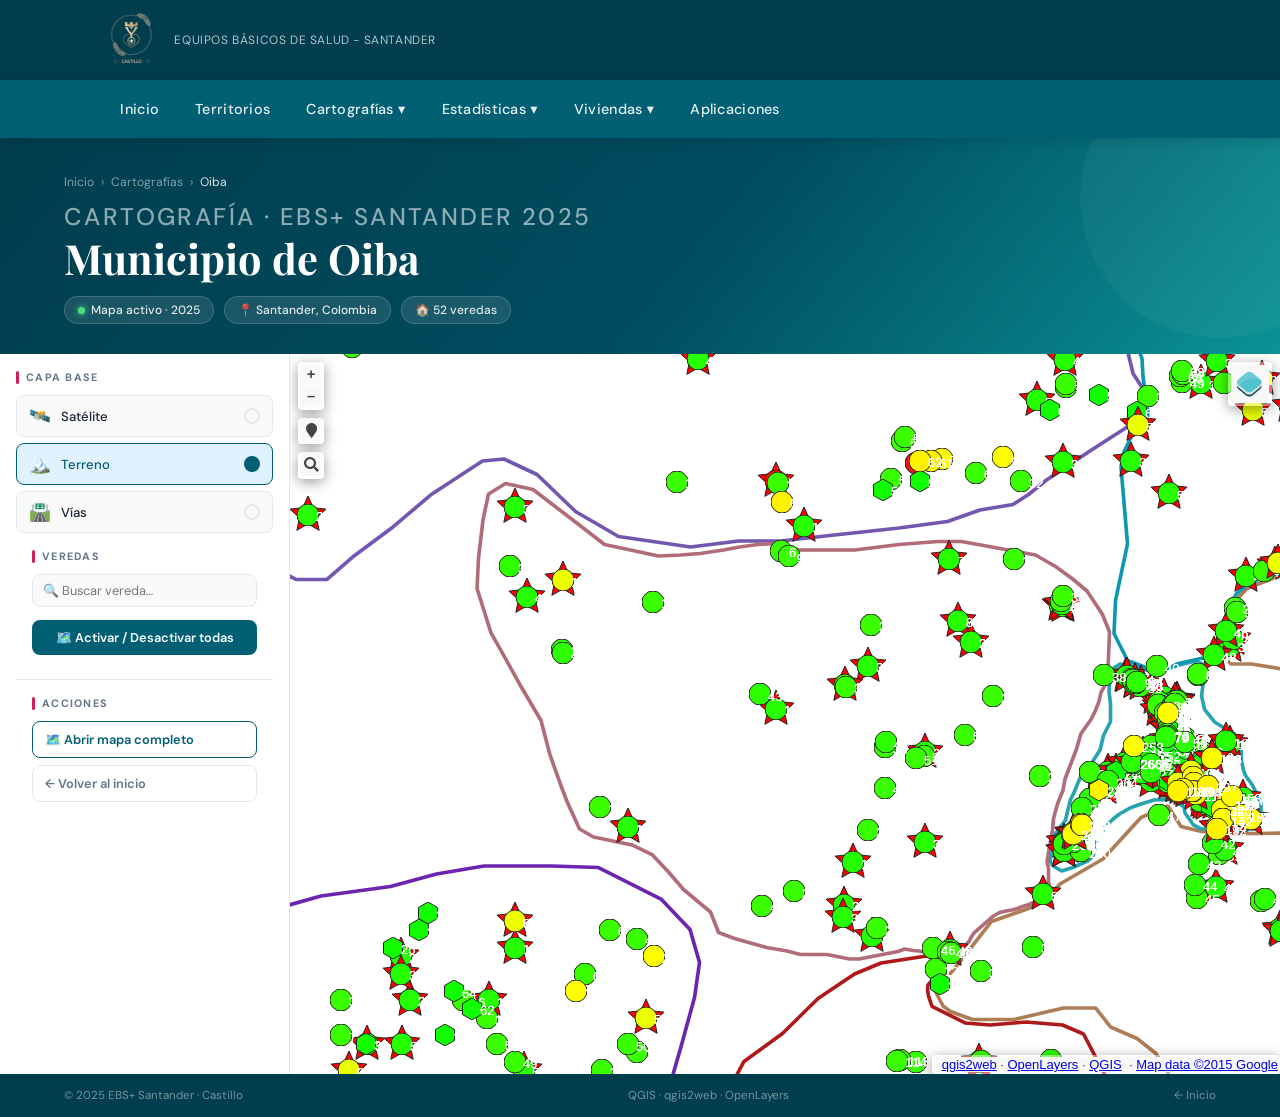
<file: oiba.html>
<!DOCTYPE html>
<html lang="es">
<head>
    <meta charset="UTF-8">
    <meta name="viewport" content="width=device-width, initial-scale=1.0">
    <title>Cartografía · EBS+ Santander</title>
    <link href="https://fonts.googleapis.com/css2?family=Playfair+Display:wght@600;700&family=DM+Sans:wght@300;400;500;600&display=swap" rel="stylesheet">

<!-- ============================================================
  🔧  ZONA DE CONFIGURACIÓN  —  Solo edita este bloque
  ============================================================ -->
<script>
var CONFIG = {

    // ── 1. MUNICIPIO ──────────────────────────────────────────
    municipio:  "Oiba",
    año:        "2025",

    // ── 2. CARPETA QGIS2WEB ───────────────────────────────────
    // Nombre EXACTO de la carpeta generada por qgis2web
    qgisFolder: "Puente Nacional",

    // ── 3. VEREDAS ────────────────────────────────────────────
    // Este mapa NO usa grupos por vereda: cada vereda es una capa individual.
    // El control de veredas filtra por 'popuplayertitle' de cada capa vectorial.
    // id    = valor exacto de popuplayertitle en layers.js
    // label = nombre bonito para el sidebar
    // icon  = emoji
    veredas: [
        { id: "Capas - MONTES",               label: "Montes",                icon: "⛰️" },
        { id: "Capas — Barrio chico",          label: "Barrio Chico",          icon: "🏘️" },
        { id: "Capas — Centro",                label: "Centro",                icon: "🏙️" },
        { id: "Capas — La Florida",            label: "La Florida",            icon: "🌿" },
        { id: "Capas — La Union",              label: "La Unión",              icon: "🤝" },
        { id: "Capas — Las Palmeras",          label: "Las Palmeras",          icon: "🌴" },
        { id: "Capas — Palacio",               label: "Palacio",               icon: "🏛️" },
        { id: "Capas - Petaqueros 2 ",         label: "Petaqueros 2",          icon: "🌾" },
        { id: "Capas — PETAQUEROS 1",          label: "Petaqueros 1",          icon: "🌾" },
        { id: "Capas — San Fernando",          label: "San Fernando",          icon: "⛪" },
        { id: "Capas — Santa Rosa",            label: "Santa Rosa",            icon: "🌹" },
        { id: "Capas — Semisa 1",              label: "Semisa 1",              icon: "🗺️" },
        { id: "Capas- Semisa 2",               label: "Semisa 2",              icon: "🗺️" },
        { id: "Capas - Semisa 3",              label: "Semisa 3",              icon: "🗺️" },
        { id: "Capas — Semisa 4",              label: "Semisa 4",              icon: "🗺️" },
        { id: "Capas — Villa Campestre",       label: "Villa Campestre",       icon: "🏡" },
        { id: "Capas — Villa Vieja",           label: "Villa Vieja",           icon: "🏚️" },
        { id: "culebrilla",                    label: "Culebrilla",            icon: "🐍" },
        { id: "Capas — Cuevas",                label: "Cuevas",                icon: "🪨" },
        { id: "Capas — Escuelas",              label: "Escuelas",              icon: "🏫" },
        { id: "Capas - Agua Fria",             label: "Agua Fría",             icon: "💧" },
        { id: "Capas - Bravo Paez A",          label: "Bravo Páez A",          icon: "🏞️" },
        { id: "Capas - Bravo Paez B",          label: "Bravo Páez B",          icon: "🏞️" },
        { id: "Capas - Loma de Hoyos ",        label: "Loma de Hoyos",         icon: "🌄" },
        { id: "Capas - Alto Cruces",           label: "Alto Cruces",           icon: "✝️" },
        { id: "Capas - San Vicente Bajo",      label: "San Vicente Bajo",      icon: "🏘️" },
        { id: "Capas - San Vicente Alto",      label: "San Vicente Alto",      icon: "🏔️" },
        { id: "Capas - Piedealto",             label: "Piedealto",             icon: "🪨" },
        { id: "Capas - Santa Rita",            label: "Santa Rita",            icon: "🌸" },
        { id: "Capas - Chiquinta",             label: "Chiquinta",             icon: "🌱" },
        { id: "Capas - Corbaraque",            label: "Corbaraque",            icon: "🌿" },
        { id: "Capas - Poazaque",              label: "Poazaque",              icon: "🏡" },
        { id: "Capas - La Retirada",           label: "La Retirada",           icon: "🛖" },
        { id: "Capas - Canoas",                label: "Canoas",                icon: "🛶" },
        { id: "Capas - Mompox",               label: "Mompox",                icon: "🌅" },
        { id: "Capas - Jardines Del Recuerdo", label: "Jardines del Recuerdo", icon: "🌺" },
        { id: "Capas - Pescaderito",           label: "Pescaderito",           icon: "🐟" },
        { id: "Capas - La Feria",              label: "La Feria",              icon: "🎪" },
        { id: "Capas - El Saman",              label: "El Samán",              icon: "🌳" },
        { id: "Capas - Alto Grande",           label: "Alto Grande",           icon: "⛰️" },
        { id: "Capas - Resguardo",             label: "Resguardo",             icon: "🏕️" },
        { id: "Capas - Cabrera Alta",          label: "Cabrera Alta",          icon: "🏔️" },
        { id: "Capas - Portachuelo",           label: "Portachuelo",           icon: "🚪" },
        { id: "Capas - Barro Blanco",          label: "Barro Blanco",          icon: "🏖️" },
        { id: "Capas - Cabrera Baja",          label: "Cabrera Baja",          icon: "🌾" },
        { id: "Capas - El Oscuro",             label: "El Oscuro",             icon: "🌑" },
        { id: "Capas - Laderas",               label: "Laderas",               icon: "⛺" },
        { id: "Capas - Cristales",             label: "Cristales",             icon: "💎" },
        { id: "Capas - Casco Urbano",          label: "Casco Urbano",          icon: "🏙️" },
        { id: "Capas - Angostura",             label: "Angostura",             icon: "🌉" },
        { id: "Capas - Buenos Aires",          label: "Buenos Aires",          icon: "🌆" },
        { id: "Capas -Arciniegas",             label: "Arciniegas",            icon: "🏘️" },
    ],

    // ── 4. ÍNDICES DE CAPAS BASE ──────────────────────────────
    // Este mapa: 0=GoogleTerrain, 1=GoogleRoad, 2=GoogleLabels, 3=GoogleHybrid
    // Las veredas son capas individuales (no grupos), así que layerIndex
    // solo aplica a las 4 capas base de fondo.
    layerIndex: {
        terrain:   0,
        road:      1,
        labels:    2,
        satellite: 3,
    },

    // ── 5. LOGO Y ORGANIZACIÓN ────────────────────────────────
    logoSrc:  "logo_castillo_transparente.png",
    orgName:  "Equipos Básicos de Salud - Santander",
    orgShort: "EBS+ Santander",

    // ── 6. VALORES DEL CAMPO "RIESGO" ─────────────────────────
    // Este mapa SÍ usa capas separadas por riesgo (no un campo RIESGO),
    // pero se deja configurado por compatibilidad con la plantilla.
    riskValues: {
        alto:  ["ROJO ALTO", "Riesgo Alto", "ALTO"],
        medio: ["AMARILLO MEDIO", "Riesgo Medio", "MEDIO"],
        bajo:  ["VERDE BAJO", "Riesgo Bajo", "BAJO"],
        vacia: ["Vacia", "Vacía", "VIVIENDA NO HABITADA", "NO HABITADA"],
    },

    // ── 7. SECCIÓN ACTIVA EN EL MENÚ ─────────────────────────
    seccionActiva: "cartografias",

    // ── 8. MENÚ DE MUNICIPIOS ─────────────────────────────────
    menuMunicipios: {
        cartografias: [
            { label: "La Belleza",      href: "cartografia_labelleza.html" },
            { label: "Florian",         href: "Florian.html" },
            { label: "Puente Nacional", href: "Puente Nacional.html" },
            { label: "Oiba",            href: "Oiba.html" },
            { label: "Jesús María",     href: "Jesus Maria.html" },
            { label: "Enciso",          href: "cartografia_enciso.html" },
            { label: "Sucre",           href: "indexcar.html" },
        ],
        estadisticas: [
            { label: "La Belleza",      href: "#" },
            { label: "Florian",         href: "#" },
            { label: "Puente Nacional", href: "#" },
            { label: "Oiba",            href: "#" },
            { label: "Jesús María",     href: "#" },
            { label: "Enciso",          href: "#" },
            { label: "Sucre",           href: "#" },
        ],
        viviendas: [
            { label: "La Belleza",      href: "#" },
            { label: "Florian",         href: "#" },
            { label: "Puente Nacional", href: "#" },
            { label: "Oiba",            href: "#" },
            { label: "Jesús María",     href: "#" },
            { label: "Enciso",          href: "#" },
            { label: "Sucre",           href: "#" },
        ],
        aplicaciones: [
            { label: "La Belleza",      href: "#" },
            { label: "Florian",         href: "#" },
            { label: "Puente Nacional", href: "#" },
            { label: "Oiba",            href: "#" },
            { label: "Jesús María",     href: "#" },
            { label: "Enciso",          href: "#" },
            { label: "Sucre",           href: "#" },
        ],
    },
};
</script>
<!-- ============================================================
  FIN DE CONFIGURACIÓN
  ============================================================ -->

<!-- ── FUNCIONES GLOBALES en <head> para que el iframe las encuentre ── -->
<script>
    var mapReady       = false;
    var pendingCmds    = [];
    var riskState      = { alto: true, medio: true, bajo: true, vacia: true };
    var originalStyles = new WeakMap();
    var allOn          = true;

    function onMapReady() {
        setTimeout(function() {
            var loader = document.getElementById('mapLoader');
            if (loader) loader.classList.add('gone');
            mapReady = true;
            pendingCmds.forEach(function(fn){ fn(); });
            pendingCmds = [];
            applyBase('terrain');
        }, 1000);
    }

    function sendToMap(fn) {
        if (mapReady) { fn(); } else { pendingCmds.push(fn); }
    }

    function getMap() {
        try { return document.getElementById('mapFrame').contentWindow.map; }
        catch(e) { return null; }
    }

    // ── Capa Base ─────────────────────────────────────────────
    function setBase(btn) {
        document.querySelectorAll('.base-btn').forEach(function(b){ b.classList.remove('active'); });
        btn.classList.add('active');
        applyBase(btn.dataset.base);
    }

    function applyBase(type) {
        sendToMap(function() {
            var m = getMap();
            if (!m) return;
            var layers    = m.getLayers().getArray();
            var idx       = CONFIG.layerIndex;
            var terrain   = layers[idx.terrain];
            var road      = layers[idx.road];
            var labels    = layers[idx.labels];
            var satellite = layers[idx.satellite];
            if (!terrain || !road || !satellite) return;
            terrain.setVisible(type === 'terrain');
            road.setVisible(type === 'road');
            if (labels) labels.setVisible(type === 'terrain' || type === 'road');
            satellite.setVisible(type === 'satellite');
        });
    }

    // ── Riesgo (por campo en features) ────────────────────────
    function toggleRisk(btn) {
        btn.classList.toggle('on');
        riskState[btn.dataset.risk] = btn.classList.contains('on');
        applyRiskStyleFilter();
    }

    function applyRiskStyleFilter() {
        sendToMap(function() {
            var m = getMap();
            if (!m) return;
            m.getLayers().forEach(function(topLayer) {
                processVectorLayer(topLayer);
                if (topLayer.getLayers) {
                    topLayer.getLayers().forEach(function(layer){ processVectorLayer(layer); });
                }
            });
            m.render();
        });
    }

    function processVectorLayer(layer) {
        if (!layer || !layer.getSource || !layer.setStyle) return;
        var src = layer.getSource();
        if (!src || !src.getFeatures) return;
        if (!originalStyles.has(layer)) {
            originalStyles.set(layer, layer.getStyle());
        }
        var origStyle = originalStyles.get(layer);
        var rv = CONFIG.riskValues;
        layer.setStyle(function(feature, resolution) {
            var riesgo = feature.get('RIESGO') || '';
            var cats = Object.keys(rv);
            for (var i = 0; i < cats.length; i++) {
                var cat = cats[i];
                if (rv[cat].indexOf(riesgo) !== -1) {
                    if (!riskState[cat]) return null;
                    break;
                }
            }
            return typeof origStyle === 'function' ? origStyle(feature, resolution) : origStyle;
        });
    }

    // ── Veredas — por popuplayertitle (capas individuales) ────
    function toggleVereda(btn) {
        btn.classList.toggle('on');
        applyVeredaFilter(btn.dataset.vereda, btn.classList.contains('on'));
    }

    function applyVeredaFilter(popupTitle, visible) {
        sendToMap(function() {
            var m = getMap();
            if (!m) return;
            m.getLayers().forEach(function(layer) {
                // Capas individuales (no grupos): comparar por popuplayertitle
                var pt = layer.get('popuplayertitle');
                if (pt && pt.trim() === popupTitle.trim()) {
                    layer.setVisible(visible);
                }
            });
        });
    }

    function toggleAllVeredas() {
        allOn = !allOn;
        document.querySelectorAll('.vereda-btn').forEach(function(btn) {
            allOn ? btn.classList.add('on') : btn.classList.remove('on');
            applyVeredaFilter(btn.dataset.vereda, allOn);
        });
    }

    // ── Menú hamburguesa ──────────────────────────────────────
    function toggleMenu() {
        document.querySelector('.menu-principal').classList.toggle('open');
        document.getElementById('hamburger').classList.toggle('open');
    }
</script>

    <style>
        :root {
            --primary: #005f73;
            --primary-light: #0a9396;
            --primary-dark: #003d4d;
            --accent: #d11d5b;
            --bg: #f0f4f8;
            --surface: #ffffff;
            --text: #1a2332;
            --text-muted: #64748b;
            --border: #e2e8f0;
            --radius: 10px;
            --font-display: 'Playfair Display', Georgia, serif;
            --font-body: 'DM Sans', system-ui, sans-serif;
            --sidebar-w: 290px;
        }
        *, *::before, *::after { box-sizing: border-box; margin: 0; padding: 0; }
        html { scroll-behavior: smooth; }
        body { font-family: var(--font-body); background: var(--bg); color: var(--text); min-height: 100vh; overflow-x: hidden; }

        /* GOV BAR */
        .gov-bar { background: var(--primary-dark); padding: 10px 8%; display: flex; align-items: center; gap: 12px; }
        .gov-bar img { height: 60px; filter: brightness(1.1); }
        .gov-bar-text { color: rgba(255,255,255,0.7); font-size: 0.75rem; letter-spacing: 0.05em; text-transform: uppercase; }

        /* NAV */
        nav { background: var(--primary); padding: 0 8%; display: flex; align-items: center; box-shadow: 0 2px 12px rgba(0,0,0,0.15); position: sticky; top: 0; z-index: 1000; }
        .menu-principal { display: flex; list-style: none; gap: 0; }
        .menu-item { position: relative; }
        .menu-item > a { display: block; color: rgba(255,255,255,0.9); text-decoration: none; font-weight: 500; font-size: 0.9rem; letter-spacing: 0.02em; padding: 20px 18px; transition: color 0.2s, background 0.2s; position: relative; }
        .menu-item > a::after { content: ''; position: absolute; bottom: 0; left: 18px; right: 18px; height: 2px; background: var(--accent); transform: scaleX(0); transition: transform 0.25s ease; border-radius: 2px 2px 0 0; }
        .menu-item:hover > a { color: #fff; background: rgba(255,255,255,0.08); }
        .menu-item:hover > a::after { transform: scaleX(1); }
        .menu-item > a.active::after { transform: scaleX(1); }
        .dropdown-content { display: none; position: absolute; top: 100%; left: 0; background: var(--surface); min-width: 220px; box-shadow: 0 20px 50px rgba(0,0,0,0.12); border-radius: 0 0 12px 12px; border-top: 2px solid var(--accent); overflow: hidden; z-index: 999; }
        .menu-item:hover .dropdown-content { display: block; animation: fadeDown 0.2s ease; }
        .dropdown-content a { color: var(--text) !important; padding: 11px 18px !important; font-size: 0.875rem !important; border-bottom: 1px solid var(--border); transition: background 0.15s, padding-left 0.15s !important; display: block; font-weight: 500; }
        .dropdown-content a::after { display: none !important; }
        .dropdown-content a:hover { background: #f0f9ff !important; padding-left: 24px !important; color: var(--primary) !important; }
        .dropdown-content a.active-page { color: var(--primary) !important; background: #e0f2fe !important; font-weight: 600 !important; }
        @keyframes fadeDown { from { transform: translateY(-8px); opacity: 0; } to { transform: translateY(0); opacity: 1; } }

        /* HAMBURGUESA */
        .hamburger { display: none; flex-direction: column; gap: 5px; cursor: pointer; padding: 10px; margin-left: auto; background: none; border: none; }
        .hamburger span { display: block; width: 24px; height: 2px; background: white; border-radius: 2px; transition: all 0.3s ease; }
        .hamburger.open span:nth-child(1) { transform: translateY(7px) rotate(45deg); }
        .hamburger.open span:nth-child(2) { opacity: 0; }
        .hamburger.open span:nth-child(3) { transform: translateY(-7px) rotate(-45deg); }

        /* HERO */
        .hero { background: linear-gradient(130deg, var(--primary-dark) 0%, #004d60 55%, var(--primary-light) 100%); padding: 36px 5% 30px; position: relative; overflow: hidden; animation: heroIn 0.6s ease both; }
        .hero::before { content: ''; position: absolute; top: -80px; right: -80px; width: 280px; height: 280px; border-radius: 50%; background: rgba(255,255,255,0.04); }
        .breadcrumb { display: flex; align-items: center; gap: 7px; color: rgba(255,255,255,0.5); font-size: 0.76rem; margin-bottom: 14px; }
        .breadcrumb a { color: rgba(255,255,255,0.5); text-decoration: none; transition: color 0.2s; }
        .breadcrumb a:hover { color: rgba(255,255,255,0.9); }
        .hero h1 { font-family: var(--font-display); color: white; font-size: clamp(1.7rem, 3.5vw, 2.6rem); font-weight: 700; line-height: 1.1; position: relative; z-index: 1; }
        .hero h1 em { font-style: normal; display: block; color: rgba(255,255,255,0.55); font-size: 0.58em; font-family: var(--font-body); font-weight: 500; letter-spacing: 0.1em; text-transform: uppercase; margin-bottom: 4px; }
        .hero-badges { display: flex; gap: 10px; margin-top: 16px; flex-wrap: wrap; }
        .badge { display: inline-flex; align-items: center; gap: 6px; background: rgba(255,255,255,0.1); backdrop-filter: blur(6px); border: 1px solid rgba(255,255,255,0.16); color: rgba(255,255,255,0.88); font-size: 0.75rem; font-weight: 500; padding: 5px 13px; border-radius: 30px; }
        .badge-dot { width: 7px; height: 7px; border-radius: 50%; background: #4ade80; box-shadow: 0 0 6px #4ade80; animation: pulse 2s infinite; }

        /* LAYOUT */
        .layout { display: grid; grid-template-columns: var(--sidebar-w) 1fr; min-height: calc(100vh - 180px); }

        /* SIDEBAR */
        .sidebar { background: var(--surface); border-right: 1px solid var(--border); overflow-y: auto; max-height: calc(100vh - 130px); position: sticky; top: 61px; animation: slideInLeft 0.55s ease 0.15s both; }
        .sb-section { padding: 16px; border-bottom: 1px solid var(--border); }
        .sb-section:last-child { border-bottom: none; }
        .sb-title { font-size: 0.67rem; font-weight: 700; text-transform: uppercase; letter-spacing: 0.12em; color: var(--text-muted); margin-bottom: 11px; display: flex; align-items: center; gap: 7px; }
        .sb-title::before { content: ''; width: 3px; height: 13px; background: var(--accent); border-radius: 2px; }

        /* BASE LAYER */
        .base-btns { display: flex; flex-direction: column; gap: 6px; }
        .base-btn { display: flex; align-items: center; gap: 10px; padding: 9px 12px; border-radius: 8px; border: 1.5px solid var(--border); background: #fafafa; cursor: pointer; font-size: 0.82rem; font-weight: 500; font-family: var(--font-body); color: var(--text); transition: all 0.18s; text-align: left; width: 100%; }
        .base-btn:hover { border-color: var(--primary-light); background: #f0f9ff; }
        .base-btn.active { border-color: var(--primary); background: #e0f2fe; color: var(--primary); }
        .base-btn .bicon { font-size: 1.1rem; flex-shrink: 0; }
        .base-btn .blabel { flex: 1; }
        .base-btn .bcheck { width: 16px; height: 16px; border-radius: 50%; border: 2px solid var(--border); flex-shrink: 0; transition: all 0.18s; }
        .base-btn.active .bcheck { background: var(--primary); border-color: var(--primary); }

        /* RIESGO */
        .risk-btns { display: flex; flex-direction: column; gap: 6px; }
        .risk-btn { display: flex; align-items: center; gap: 10px; padding: 9px 12px; border-radius: 8px; border: 2px solid transparent; cursor: pointer; font-size: 0.82rem; font-weight: 600; font-family: var(--font-body); color: var(--text); transition: all 0.18s; text-align: left; width: 100%; background: #fafafa; }
        .risk-btn .r-swatch { width: 18px; height: 18px; border-radius: 4px; flex-shrink: 0; border: 2px solid rgba(0,0,0,0.12); }
        .risk-btn .r-label { flex: 1; }
        .risk-btn .r-toggle { width: 32px; height: 18px; border-radius: 9px; background: #cbd5e1; position: relative; flex-shrink: 0; transition: background 0.2s; }
        .risk-btn .r-toggle::after { content: ''; position: absolute; top: 2px; left: 2px; width: 14px; height: 14px; border-radius: 50%; background: white; transition: transform 0.2s; box-shadow: 0 1px 3px rgba(0,0,0,0.2); }
        .risk-btn.on .r-toggle { background: var(--primary); }
        .risk-btn.on .r-toggle::after { transform: translateX(14px); }
        .risk-btn[data-risk="alto"]  { border-color: rgba(255,0,0,0.3); }
        .risk-btn[data-risk="alto"]:hover,  .risk-btn[data-risk="alto"].on  { background: rgba(255,0,0,0.06); }
        .risk-btn[data-risk="medio"] { border-color: rgba(200,200,0,0.35); }
        .risk-btn[data-risk="medio"]:hover, .risk-btn[data-risk="medio"].on { background: rgba(220,220,0,0.07); }
        .risk-btn[data-risk="bajo"]  { border-color: rgba(0,180,0,0.3); }
        .risk-btn[data-risk="bajo"]:hover,  .risk-btn[data-risk="bajo"].on  { background: rgba(17,200,0,0.06); }
        .risk-btn[data-risk="vacia"] { border-color: rgba(106,123,248,0.3); }
        .risk-btn[data-risk="vacia"]:hover, .risk-btn[data-risk="vacia"].on { background: rgba(94,136,253,0.06); }

        /* VEREDAS */
        .vereda-btns { display: flex; flex-direction: column; gap: 5px; }

        /* Buscador de veredas */
        .vereda-search { width: 100%; padding: 7px 10px; border: 1.5px solid var(--border); border-radius: 8px; font-size: 0.8rem; font-family: var(--font-body); color: var(--text); background: #fafafa; margin-bottom: 8px; outline: none; transition: border-color 0.18s; }
        .vereda-search:focus { border-color: var(--primary-light); background: #fff; }

        .all-btn { display: flex; align-items: center; justify-content: center; gap: 7px; padding: 9px; border-radius: 8px; background: var(--primary); color: white; border: none; cursor: pointer; font-size: 0.8rem; font-weight: 600; font-family: var(--font-body); margin-bottom: 8px; width: 100%; transition: background 0.18s, transform 0.15s; }
        .all-btn:hover { background: var(--primary-light); transform: translateY(-1px); }
        .vereda-btn { display: flex; align-items: center; gap: 9px; padding: 8px 12px; border-radius: 8px; border: 1.5px solid var(--border); background: #fafafa; cursor: pointer; font-size: 0.8rem; font-weight: 500; font-family: var(--font-body); color: var(--text); transition: all 0.16s; text-align: left; width: 100%; }
        .vereda-btn:hover { border-color: var(--primary-light); background: #f0f9ff; }
        .vereda-btn.on { border-color: var(--primary); background: #e0f2fe; color: var(--primary); }
        .vereda-btn.hidden { display: none; }
        .vereda-btn .v-icon { font-size: 1rem; flex-shrink: 0; }
        .vereda-btn .v-label { flex: 1; }
        .vereda-btn .v-dot { width: 8px; height: 8px; border-radius: 50%; background: var(--border); flex-shrink: 0; transition: background 0.18s; }
        .vereda-btn.on .v-dot { background: var(--primary); }

        /* MAPA */
        .map-zone { display: flex; flex-direction: column; animation: fadeIn 0.5s ease 0.2s both; }
        .map-container { position: relative; flex: 1; min-height: 600px; background: #d4e8ef; }
        .map-container iframe { width: 100%; height: 100%; min-height: 600px; border: none; display: block; }
        .map-loader { position: absolute; inset: 0; background: linear-gradient(135deg, #d4e8ef, #c8dde8); display: flex; flex-direction: column; align-items: center; justify-content: center; gap: 14px; z-index: 20; transition: opacity 0.5s; }
        .map-loader.gone { opacity: 0; pointer-events: none; }
        .spinner { width: 40px; height: 40px; border: 3px solid rgba(0,95,115,0.18); border-top-color: var(--primary); border-radius: 50%; animation: spin 0.85s linear infinite; }
        .loader-txt { font-size: 0.82rem; color: var(--primary); font-weight: 500; }

        /* ACCIONES */
        .action-link { display: flex; align-items: center; gap: 8px; padding: 9px 12px; border-radius: 8px; font-size: 0.8rem; font-weight: 600; text-decoration: none; transition: all 0.18s; margin-bottom: 7px; }
        .action-link.primary { border: 1.5px solid var(--primary); color: var(--primary); }
        .action-link.primary:hover { background: var(--primary); color: white; }
        .action-link.secondary { border: 1.5px solid var(--border); color: var(--text-muted); }
        .action-link.secondary:hover { background: #f1f5f9; color: var(--text); }

        /* FOOTER */
        footer { background: var(--primary-dark); color: rgba(255,255,255,0.45); padding: 14px 5%; display: flex; align-items: center; justify-content: space-between; font-size: 0.72rem; }
        footer a { color: rgba(255,255,255,0.45); text-decoration: none; transition: color 0.2s; }
        footer a:hover { color: rgba(255,255,255,0.85); }

        /* ANIMACIONES */
        @keyframes heroIn      { from { opacity:0; transform:translateY(-12px); } to { opacity:1; transform:translateY(0); } }
        @keyframes slideInLeft { from { opacity:0; transform:translateX(-18px); } to { opacity:1; transform:translateX(0); } }
        @keyframes fadeIn      { from { opacity:0; } to { opacity:1; } }
        @keyframes spin        { to { transform:rotate(360deg); } }
        @keyframes pulse       { 0%,100%{opacity:1;transform:scale(1);} 50%{opacity:.55;transform:scale(.82);} }

        /* RESPONSIVE */
        @media (max-width: 860px) {
            .hamburger { display: flex; }
            .menu-principal { display: none; flex-direction: column; position: absolute; top: 100%; left: 0; right: 0; background: var(--primary-dark); box-shadow: 0 8px 24px rgba(0,0,0,0.2); z-index: 999; }
            .menu-principal.open { display: flex; }
            nav { position: sticky; top: 0; flex-wrap: wrap; padding: 0 4%; }
            .menu-item { width: 100%; border-bottom: 1px solid rgba(255,255,255,0.08); }
            .menu-item > a { padding: 14px 16px; font-size: 0.95rem; }
            .menu-item > a::after { display: none; }
            .dropdown-content { display: none; position: static; background: rgba(0,0,0,0.2); border-radius: 0; border-top: none; border-left: 3px solid var(--accent); box-shadow: none; animation: none; }
            .dropdown-content.open { display: block; }
            .dropdown-content a { color: rgba(255,255,255,0.8) !important; padding: 10px 28px !important; border-bottom: 1px solid rgba(255,255,255,0.06); font-size: 0.85rem !important; }
            .dropdown-content a:hover { background: rgba(255,255,255,0.08) !important; padding-left: 34px !important; color: white !important; }
            .layout { grid-template-columns: 1fr; }
            .sidebar { position: static; max-height: 340px; overflow-y: auto; border-right: none; border-bottom: 2px solid var(--border); }
            .map-container, .map-container iframe { min-height: 50vh; }
            .hero { padding: 20px 4%; }
            .gov-bar { padding: 8px 4%; }
            .gov-bar img { height: 40px; }
        }
        @media (max-width: 600px) { .gov-bar-text { display: none; } }
        @media (max-width: 500px) { .hero h1 { font-size: 1.35rem; } .badge { font-size: 0.68rem; padding: 3px 8px; } }
    </style>
</head>
<body>

<div class="gov-bar">
    <img id="logo-img" alt="Logo organización">
    <span class="gov-bar-text" id="org-name"></span>
</div>

<nav>
    <ul class="menu-principal" id="menu-principal">
        <li class="menu-item"><a href="index.html">Inicio</a></li>
        <li class="menu-item"><a href="#">Territorios</a></li>
        <li class="menu-item">
            <a href="#" id="nav-cartografias">Cartografías ▾</a>
            <div class="dropdown-content" id="dd-cartografias"></div>
        </li>
        <li class="menu-item">
            <a href="#" id="nav-estadisticas">Estadísticas ▾</a>
            <div class="dropdown-content" id="dd-estadisticas"></div>
        </li>
        <li class="menu-item">
            <a href="#" id="nav-viviendas">Viviendas ▾</a>
            <div class="dropdown-content" id="dd-viviendas"></div>
        </li>
        <li class="menu-item"><a href="https://appebs.netlify.app/">Aplicaciones</a></li>
    </ul>
    <button class="hamburger" id="hamburger" onclick="toggleMenu()" aria-label="Menú">
        <span></span><span></span><span></span>
    </button>
</nav>

<div class="hero">
    <div class="breadcrumb">
        <a href="index.html">Inicio</a> <span>›</span>
        <a href="#">Cartografías</a> <span>›</span>
        <span id="bc-municipio" style="color:rgba(255,255,255,0.85)"></span>
    </div>
    <h1>
        <em id="hero-sub"></em>
        <span id="hero-title"></span>
    </h1>
    <div class="hero-badges">
        <div class="badge"><div class="badge-dot"></div><span id="badge-año"></span></div>
        <div class="badge">📍 Santander, Colombia</div>
        <div class="badge" id="badge-veredas"></div>
    </div>
</div>

<div class="layout">
    <aside class="sidebar">

        <div class="sb-section">
            <div class="sb-title">Capa base</div>
            <div class="base-btns">
                <button class="base-btn" data-base="satellite" onclick="setBase(this)">
                    <span class="bicon">🛰️</span><span class="blabel">Satélite</span><span class="bcheck"></span>
                </button>
                <button class="base-btn active" data-base="terrain" onclick="setBase(this)">
                    <span class="bicon">🏔️</span><span class="blabel">Terreno</span><span class="bcheck"></span>
                </button>
                <button class="base-btn" data-base="road" onclick="setBase(this)">
                    <span class="bicon">🛣️</span><span class="blabel">Vías</span><span class="bcheck"></span>
                </button>
            </div>

        <div class="sb-section">
            <div class="sb-title">Veredas <span id="vereda-count" style="font-weight:400;color:var(--text-muted);font-size:0.65rem;margin-left:4px;"></span></div>
            <div class="vereda-btns" id="vereda-btns">
                <input type="text" class="vereda-search" id="vereda-search" placeholder="🔍 Buscar vereda…" oninput="filtrarVeredas(this.value)">
                <button class="all-btn" onclick="toggleAllVeredas()">🗺️ Activar / Desactivar todas</button>
            </div>
        </div>

        <div class="sb-section">
            <div class="sb-title">Acciones</div>
            <a id="action-open" href="#" target="_blank" class="action-link primary">🗺️ Abrir mapa completo</a>
            <a href="index.html" class="action-link secondary">← Volver al inicio</a>
        </div>

    </aside>

    <div class="map-zone">
        <div class="map-container">
            <div class="map-loader" id="mapLoader">
                <div class="spinner"></div>
                <div class="loader-txt" id="loader-txt">Cargando cartografía…</div>
            </div>
            <iframe id="mapFrame" title="Cartografía EBS+" allowfullscreen></iframe>
        </div>
    </div>
</div>

<footer>
    <span id="footer-copy"></span>
    <span>QGIS · qgis2web · OpenLayers</span>
    <a href="index.html">← Inicio</a>
</footer>

<!-- ── INICIALIZACIÓN DOM ─────────────────────────────────── -->
<script>
// Filtro de búsqueda de veredas
function filtrarVeredas(q) {
    var query = q.toLowerCase().trim();
    document.querySelectorAll('.vereda-btn').forEach(function(btn) {
        var label = btn.querySelector('.v-label').textContent.toLowerCase();
        btn.classList.toggle('hidden', query !== '' && label.indexOf(query) === -1);
    });
}

document.addEventListener('DOMContentLoaded', function() {
    var C = CONFIG;
    var mapSrc = C.qgisFolder + '/index.html';

    // Título
    document.title = 'Cartografía · ' + C.municipio + ' · ' + C.orgShort;

    // Gov bar
    document.getElementById('logo-img').src = C.logoSrc;
    document.getElementById('org-name').textContent = C.orgName;

    // Hero
    document.getElementById('bc-municipio').textContent = C.municipio;
    document.getElementById('hero-sub').textContent     = 'Cartografía · ' + C.orgShort + ' ' + C.año;
    document.getElementById('hero-title').textContent   = 'Municipio de ' + C.municipio;
    document.getElementById('badge-año').textContent    = 'Mapa activo · ' + C.año;
    document.getElementById('badge-veredas').textContent = '🏠 ' + C.veredas.length + ' veredas';

    // Iframe
    var frame = document.getElementById('mapFrame');
    frame.onload = function() { onMapReady(); };
    frame.src = mapSrc;

    document.getElementById('loader-txt').textContent = 'Cargando cartografía de ' + C.municipio + '…';
    document.getElementById('action-open').href = mapSrc;
    document.getElementById('footer-copy').textContent = '© ' + C.año + ' ' + C.orgShort + ' · Castillo';

    // Dropdowns del menú
    var seccionesMap = {
        'dd-cartografias': 'cartografias',
        'dd-estadisticas': 'estadisticas',
        'dd-viviendas':    'viviendas',
        'dd-aplicaciones': 'aplicaciones',
    };
    Object.keys(seccionesMap).forEach(function(ddId) {
        var seccion = seccionesMap[ddId];
        var dd      = document.getElementById(ddId);
        var lista   = C.menuMunicipios[seccion] || [];
        dd.innerHTML = lista.map(function(m) {
            var esPaginaActual = (m.label === C.municipio && seccion === C.seccionActiva);
            return '<a href="' + m.href + '"' + (esPaginaActual ? ' class="active-page"' : '') + '>' + m.label + '</a>';
        }).join('');
    });

    // Sección activa en el nav
    var navIds = {
        'cartografias': 'nav-cartografias',
        'estadisticas': 'nav-estadisticas',
        'viviendas':    'nav-viviendas',
        'aplicaciones': 'nav-aplicaciones',
    };
    var activeEl = document.getElementById(navIds[C.seccionActiva]);
    if (activeEl) activeEl.classList.add('active');

    // Botones de veredas dinámicos
    var vBtns   = document.getElementById('vereda-btns');
    var countEl = document.getElementById('vereda-count');
    if (countEl) countEl.textContent = '(' + C.veredas.length + ')';

    C.veredas.forEach(function(v) {
        var btn = document.createElement('button');
        btn.className        = 'vereda-btn on';
        btn.dataset.vereda   = v.id;
        btn.onclick          = function() { toggleVereda(this); };
        btn.innerHTML        = '<span class="v-icon">' + v.icon + '</span>'
                             + '<span class="v-label">' + v.label + '</span>'
                             + '<span class="v-dot"></span>';
        vBtns.appendChild(btn);
    });

    // Dropdowns táctiles en móvil
    document.querySelectorAll('.menu-item > a').forEach(function(link) {
        link.addEventListener('click', function(e) {
            if (window.innerWidth > 860) return;
            var dd = this.parentElement.querySelector('.dropdown-content');
            if (!dd) return;
            e.preventDefault();
            dd.classList.toggle('open');
        });
    });

    // Cerrar menú al hacer clic fuera
    document.addEventListener('click', function(e) {
        if (!e.target.closest('nav')) {
            var menu = document.querySelector('.menu-principal');
            var ham  = document.getElementById('hamburger');
            if (menu) menu.classList.remove('open');
            if (ham)  ham.classList.remove('open');
        }
    });
});
</script>
</body>
</html>
</file>
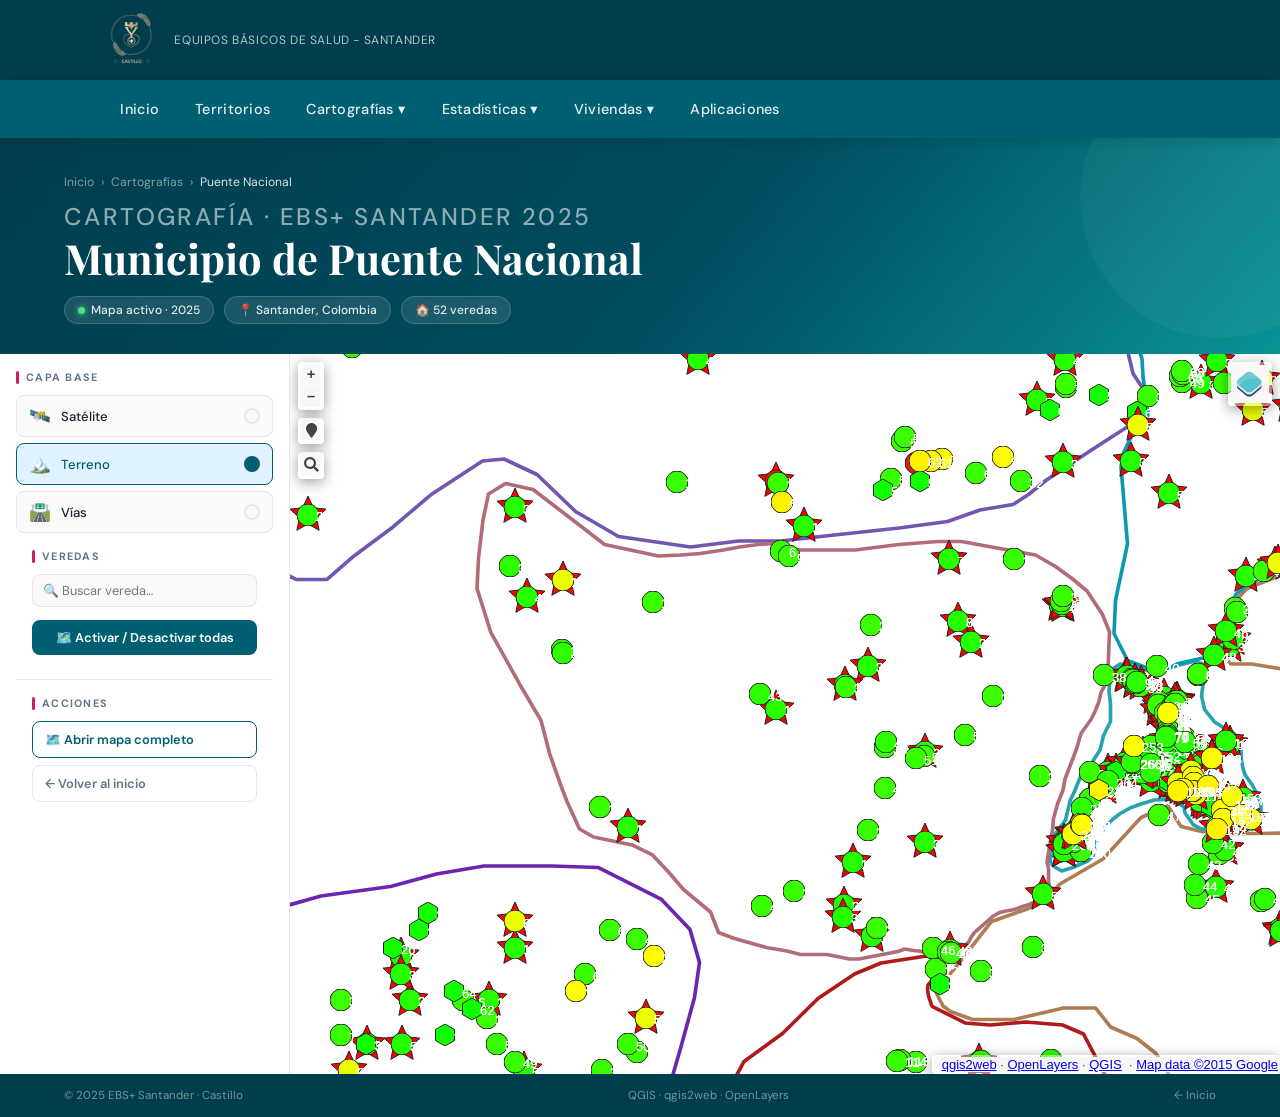
<file: Puente Nacional.html>
<!DOCTYPE html>
<html lang="es">
<head>
    <meta charset="UTF-8">
    <meta name="viewport" content="width=device-width, initial-scale=1.0">
    <title>Cartografía · EBS+ Santander</title>
    <link href="https://fonts.googleapis.com/css2?family=Playfair+Display:wght@600;700&family=DM+Sans:wght@300;400;500;600&display=swap" rel="stylesheet">

<!-- ============================================================
  🔧  ZONA DE CONFIGURACIÓN  —  Solo edita este bloque
  ============================================================ -->
<script>
var CONFIG = {

    // ── 1. MUNICIPIO ──────────────────────────────────────────
    municipio:  "Puente Nacional",
    año:        "2025",

    // ── 2. CARPETA QGIS2WEB ───────────────────────────────────
    // Nombre EXACTO de la carpeta generada por qgis2web
    qgisFolder: "Puente Nacional",

    // ── 3. VEREDAS ────────────────────────────────────────────
    // Este mapa NO usa grupos por vereda: cada vereda es una capa individual.
    // El control de veredas filtra por 'popuplayertitle' de cada capa vectorial.
    // id    = valor exacto de popuplayertitle en layers.js
    // label = nombre bonito para el sidebar
    // icon  = emoji
    veredas: [
        { id: "Capas - MONTES",               label: "Montes",                icon: "⛰️" },
        { id: "Capas — Barrio chico",          label: "Barrio Chico",          icon: "🏘️" },
        { id: "Capas — Centro",                label: "Centro",                icon: "🏙️" },
        { id: "Capas — La Florida",            label: "La Florida",            icon: "🌿" },
        { id: "Capas — La Union",              label: "La Unión",              icon: "🤝" },
        { id: "Capas — Las Palmeras",          label: "Las Palmeras",          icon: "🌴" },
        { id: "Capas — Palacio",               label: "Palacio",               icon: "🏛️" },
        { id: "Capas - Petaqueros 2 ",         label: "Petaqueros 2",          icon: "🌾" },
        { id: "Capas — PETAQUEROS 1",          label: "Petaqueros 1",          icon: "🌾" },
        { id: "Capas — San Fernando",          label: "San Fernando",          icon: "⛪" },
        { id: "Capas — Santa Rosa",            label: "Santa Rosa",            icon: "🌹" },
        { id: "Capas — Semisa 1",              label: "Semisa 1",              icon: "🗺️" },
        { id: "Capas- Semisa 2",               label: "Semisa 2",              icon: "🗺️" },
        { id: "Capas - Semisa 3",              label: "Semisa 3",              icon: "🗺️" },
        { id: "Capas — Semisa 4",              label: "Semisa 4",              icon: "🗺️" },
        { id: "Capas — Villa Campestre",       label: "Villa Campestre",       icon: "🏡" },
        { id: "Capas — Villa Vieja",           label: "Villa Vieja",           icon: "🏚️" },
        { id: "culebrilla",                    label: "Culebrilla",            icon: "🐍" },
        { id: "Capas — Cuevas",                label: "Cuevas",                icon: "🪨" },
        { id: "Capas — Escuelas",              label: "Escuelas",              icon: "🏫" },
        { id: "Capas - Agua Fria",             label: "Agua Fría",             icon: "💧" },
        { id: "Capas - Bravo Paez A",          label: "Bravo Páez A",          icon: "🏞️" },
        { id: "Capas - Bravo Paez B",          label: "Bravo Páez B",          icon: "🏞️" },
        { id: "Capas - Loma de Hoyos ",        label: "Loma de Hoyos",         icon: "🌄" },
        { id: "Capas - Alto Cruces",           label: "Alto Cruces",           icon: "✝️" },
        { id: "Capas - San Vicente Bajo",      label: "San Vicente Bajo",      icon: "🏘️" },
        { id: "Capas - San Vicente Alto",      label: "San Vicente Alto",      icon: "🏔️" },
        { id: "Capas - Piedealto",             label: "Piedealto",             icon: "🪨" },
        { id: "Capas - Santa Rita",            label: "Santa Rita",            icon: "🌸" },
        { id: "Capas - Chiquinta",             label: "Chiquinta",             icon: "🌱" },
        { id: "Capas - Corbaraque",            label: "Corbaraque",            icon: "🌿" },
        { id: "Capas - Poazaque",              label: "Poazaque",              icon: "🏡" },
        { id: "Capas - La Retirada",           label: "La Retirada",           icon: "🛖" },
        { id: "Capas - Canoas",                label: "Canoas",                icon: "🛶" },
        { id: "Capas - Mompox",               label: "Mompox",                icon: "🌅" },
        { id: "Capas - Jardines Del Recuerdo", label: "Jardines del Recuerdo", icon: "🌺" },
        { id: "Capas - Pescaderito",           label: "Pescaderito",           icon: "🐟" },
        { id: "Capas - La Feria",              label: "La Feria",              icon: "🎪" },
        { id: "Capas - El Saman",              label: "El Samán",              icon: "🌳" },
        { id: "Capas - Alto Grande",           label: "Alto Grande",           icon: "⛰️" },
        { id: "Capas - Resguardo",             label: "Resguardo",             icon: "🏕️" },
        { id: "Capas - Cabrera Alta",          label: "Cabrera Alta",          icon: "🏔️" },
        { id: "Capas - Portachuelo",           label: "Portachuelo",           icon: "🚪" },
        { id: "Capas - Barro Blanco",          label: "Barro Blanco",          icon: "🏖️" },
        { id: "Capas - Cabrera Baja",          label: "Cabrera Baja",          icon: "🌾" },
        { id: "Capas - El Oscuro",             label: "El Oscuro",             icon: "🌑" },
        { id: "Capas - Laderas",               label: "Laderas",               icon: "⛺" },
        { id: "Capas - Cristales",             label: "Cristales",             icon: "💎" },
        { id: "Capas - Casco Urbano",          label: "Casco Urbano",          icon: "🏙️" },
        { id: "Capas - Angostura",             label: "Angostura",             icon: "🌉" },
        { id: "Capas - Buenos Aires",          label: "Buenos Aires",          icon: "🌆" },
        { id: "Capas -Arciniegas",             label: "Arciniegas",            icon: "🏘️" },
    ],

    // ── 4. ÍNDICES DE CAPAS BASE ──────────────────────────────
    // Este mapa: 0=GoogleTerrain, 1=GoogleRoad, 2=GoogleLabels, 3=GoogleHybrid
    // Las veredas son capas individuales (no grupos), así que layerIndex
    // solo aplica a las 4 capas base de fondo.
    layerIndex: {
        terrain:   0,
        road:      1,
        labels:    2,
        satellite: 3,
    },

    // ── 5. LOGO Y ORGANIZACIÓN ────────────────────────────────
    logoSrc:  "logo_castillo_transparente.png",
    orgName:  "Equipos Básicos de Salud - Santander",
    orgShort: "EBS+ Santander",

    // ── 6. VALORES DEL CAMPO "RIESGO" ─────────────────────────
    // Este mapa SÍ usa capas separadas por riesgo (no un campo RIESGO),
    // pero se deja configurado por compatibilidad con la plantilla.
    riskValues: {
        alto:  ["ROJO ALTO", "Riesgo Alto", "ALTO"],
        medio: ["AMARILLO MEDIO", "Riesgo Medio", "MEDIO"],
        bajo:  ["VERDE BAJO", "Riesgo Bajo", "BAJO"],
        vacia: ["Vacia", "Vacía", "VIVIENDA NO HABITADA", "NO HABITADA"],
    },

    // ── 7. SECCIÓN ACTIVA EN EL MENÚ ─────────────────────────
    seccionActiva: "cartografias",

    // ── 8. MENÚ DE MUNICIPIOS ─────────────────────────────────
    menuMunicipios: {
        cartografias: [
            { label: "La Belleza",      href: "cartografia_labelleza.html" },
            { label: "Florian",         href: "Florian.html" },
            { label: "Puente Nacional", href: "Puenta Nacional.html" },
            { label: "Oiba",            href: "Oiba.html" },
            { label: "Jesús María",     href: "Jesus Maria.html" },
            { label: "Enciso",          href: "cartografia_enciso.html" },
            { label: "Sucre",           href: "indexcar.html" },
        ],
        estadisticas: [
            { label: "La Belleza",      href: "#" },
            { label: "Florian",         href: "#" },
            { label: "Puente Nacional", href: "#" },
            { label: "Oiba",            href: "#" },
            { label: "Jesús María",     href: "#" },
            { label: "Enciso",          href: "#" },
            { label: "Sucre",           href: "#" },
        ],
        viviendas: [
            { label: "La Belleza",      href: "#" },
            { label: "Florian",         href: "#" },
            { label: "Puente Nacional", href: "#" },
            { label: "Oiba",            href: "#" },
            { label: "Jesús María",     href: "#" },
            { label: "Enciso",          href: "#" },
            { label: "Sucre",           href: "#" },
        ],
        aplicaciones: [
            { label: "La Belleza",      href: "#" },
            { label: "Florian",         href: "#" },
            { label: "Puente Nacional", href: "#" },
            { label: "Oiba",            href: "#" },
            { label: "Jesús María",     href: "#" },
            { label: "Enciso",          href: "#" },
            { label: "Sucre",           href: "#" },
        ],
    },
};
</script>
<!-- ============================================================
  FIN DE CONFIGURACIÓN
  ============================================================ -->

<!-- ── FUNCIONES GLOBALES en <head> para que el iframe las encuentre ── -->
<script>
    var mapReady       = false;
    var pendingCmds    = [];
    var riskState      = { alto: true, medio: true, bajo: true, vacia: true };
    var originalStyles = new WeakMap();
    var allOn          = true;

    function onMapReady() {
        setTimeout(function() {
            var loader = document.getElementById('mapLoader');
            if (loader) loader.classList.add('gone');
            mapReady = true;
            pendingCmds.forEach(function(fn){ fn(); });
            pendingCmds = [];
            applyBase('terrain');
        }, 1000);
    }

    function sendToMap(fn) {
        if (mapReady) { fn(); } else { pendingCmds.push(fn); }
    }

    function getMap() {
        try { return document.getElementById('mapFrame').contentWindow.map; }
        catch(e) { return null; }
    }

    // ── Capa Base ─────────────────────────────────────────────
    function setBase(btn) {
        document.querySelectorAll('.base-btn').forEach(function(b){ b.classList.remove('active'); });
        btn.classList.add('active');
        applyBase(btn.dataset.base);
    }

    function applyBase(type) {
        sendToMap(function() {
            var m = getMap();
            if (!m) return;
            var layers    = m.getLayers().getArray();
            var idx       = CONFIG.layerIndex;
            var terrain   = layers[idx.terrain];
            var road      = layers[idx.road];
            var labels    = layers[idx.labels];
            var satellite = layers[idx.satellite];
            if (!terrain || !road || !satellite) return;
            terrain.setVisible(type === 'terrain');
            road.setVisible(type === 'road');
            if (labels) labels.setVisible(type === 'terrain' || type === 'road');
            satellite.setVisible(type === 'satellite');
        });
    }

    // ── Riesgo (por campo en features) ────────────────────────
    function toggleRisk(btn) {
        btn.classList.toggle('on');
        riskState[btn.dataset.risk] = btn.classList.contains('on');
        applyRiskStyleFilter();
    }

    function applyRiskStyleFilter() {
        sendToMap(function() {
            var m = getMap();
            if (!m) return;
            m.getLayers().forEach(function(topLayer) {
                processVectorLayer(topLayer);
                if (topLayer.getLayers) {
                    topLayer.getLayers().forEach(function(layer){ processVectorLayer(layer); });
                }
            });
            m.render();
        });
    }

    function processVectorLayer(layer) {
        if (!layer || !layer.getSource || !layer.setStyle) return;
        var src = layer.getSource();
        if (!src || !src.getFeatures) return;
        if (!originalStyles.has(layer)) {
            originalStyles.set(layer, layer.getStyle());
        }
        var origStyle = originalStyles.get(layer);
        var rv = CONFIG.riskValues;
        layer.setStyle(function(feature, resolution) {
            var riesgo = feature.get('RIESGO') || '';
            var cats = Object.keys(rv);
            for (var i = 0; i < cats.length; i++) {
                var cat = cats[i];
                if (rv[cat].indexOf(riesgo) !== -1) {
                    if (!riskState[cat]) return null;
                    break;
                }
            }
            return typeof origStyle === 'function' ? origStyle(feature, resolution) : origStyle;
        });
    }

    // ── Veredas — por popuplayertitle (capas individuales) ────
    function toggleVereda(btn) {
        btn.classList.toggle('on');
        applyVeredaFilter(btn.dataset.vereda, btn.classList.contains('on'));
    }

    function applyVeredaFilter(popupTitle, visible) {
        sendToMap(function() {
            var m = getMap();
            if (!m) return;
            m.getLayers().forEach(function(layer) {
                // Capas individuales (no grupos): comparar por popuplayertitle
                var pt = layer.get('popuplayertitle');
                if (pt && pt.trim() === popupTitle.trim()) {
                    layer.setVisible(visible);
                }
            });
        });
    }

    function toggleAllVeredas() {
        allOn = !allOn;
        document.querySelectorAll('.vereda-btn').forEach(function(btn) {
            allOn ? btn.classList.add('on') : btn.classList.remove('on');
            applyVeredaFilter(btn.dataset.vereda, allOn);
        });
    }

    // ── Menú hamburguesa ──────────────────────────────────────
    function toggleMenu() {
        document.querySelector('.menu-principal').classList.toggle('open');
        document.getElementById('hamburger').classList.toggle('open');
    }
</script>

    <style>
        :root {
            --primary: #005f73;
            --primary-light: #0a9396;
            --primary-dark: #003d4d;
            --accent: #d11d5b;
            --bg: #f0f4f8;
            --surface: #ffffff;
            --text: #1a2332;
            --text-muted: #64748b;
            --border: #e2e8f0;
            --radius: 10px;
            --font-display: 'Playfair Display', Georgia, serif;
            --font-body: 'DM Sans', system-ui, sans-serif;
            --sidebar-w: 290px;
        }
        *, *::before, *::after { box-sizing: border-box; margin: 0; padding: 0; }
        html { scroll-behavior: smooth; }
        body { font-family: var(--font-body); background: var(--bg); color: var(--text); min-height: 100vh; overflow-x: hidden; }

        /* GOV BAR */
        .gov-bar { background: var(--primary-dark); padding: 10px 8%; display: flex; align-items: center; gap: 12px; }
        .gov-bar img { height: 60px; filter: brightness(1.1); }
        .gov-bar-text { color: rgba(255,255,255,0.7); font-size: 0.75rem; letter-spacing: 0.05em; text-transform: uppercase; }

        /* NAV */
        nav { background: var(--primary); padding: 0 8%; display: flex; align-items: center; box-shadow: 0 2px 12px rgba(0,0,0,0.15); position: sticky; top: 0; z-index: 1000; }
        .menu-principal { display: flex; list-style: none; gap: 0; }
        .menu-item { position: relative; }
        .menu-item > a { display: block; color: rgba(255,255,255,0.9); text-decoration: none; font-weight: 500; font-size: 0.9rem; letter-spacing: 0.02em; padding: 20px 18px; transition: color 0.2s, background 0.2s; position: relative; }
        .menu-item > a::after { content: ''; position: absolute; bottom: 0; left: 18px; right: 18px; height: 2px; background: var(--accent); transform: scaleX(0); transition: transform 0.25s ease; border-radius: 2px 2px 0 0; }
        .menu-item:hover > a { color: #fff; background: rgba(255,255,255,0.08); }
        .menu-item:hover > a::after { transform: scaleX(1); }
        .menu-item > a.active::after { transform: scaleX(1); }
        .dropdown-content { display: none; position: absolute; top: 100%; left: 0; background: var(--surface); min-width: 220px; box-shadow: 0 20px 50px rgba(0,0,0,0.12); border-radius: 0 0 12px 12px; border-top: 2px solid var(--accent); overflow: hidden; z-index: 999; }
        .menu-item:hover .dropdown-content { display: block; animation: fadeDown 0.2s ease; }
        .dropdown-content a { color: var(--text) !important; padding: 11px 18px !important; font-size: 0.875rem !important; border-bottom: 1px solid var(--border); transition: background 0.15s, padding-left 0.15s !important; display: block; font-weight: 500; }
        .dropdown-content a::after { display: none !important; }
        .dropdown-content a:hover { background: #f0f9ff !important; padding-left: 24px !important; color: var(--primary) !important; }
        .dropdown-content a.active-page { color: var(--primary) !important; background: #e0f2fe !important; font-weight: 600 !important; }
        @keyframes fadeDown { from { transform: translateY(-8px); opacity: 0; } to { transform: translateY(0); opacity: 1; } }

        /* HAMBURGUESA */
        .hamburger { display: none; flex-direction: column; gap: 5px; cursor: pointer; padding: 10px; margin-left: auto; background: none; border: none; }
        .hamburger span { display: block; width: 24px; height: 2px; background: white; border-radius: 2px; transition: all 0.3s ease; }
        .hamburger.open span:nth-child(1) { transform: translateY(7px) rotate(45deg); }
        .hamburger.open span:nth-child(2) { opacity: 0; }
        .hamburger.open span:nth-child(3) { transform: translateY(-7px) rotate(-45deg); }

        /* HERO */
        .hero { background: linear-gradient(130deg, var(--primary-dark) 0%, #004d60 55%, var(--primary-light) 100%); padding: 36px 5% 30px; position: relative; overflow: hidden; animation: heroIn 0.6s ease both; }
        .hero::before { content: ''; position: absolute; top: -80px; right: -80px; width: 280px; height: 280px; border-radius: 50%; background: rgba(255,255,255,0.04); }
        .breadcrumb { display: flex; align-items: center; gap: 7px; color: rgba(255,255,255,0.5); font-size: 0.76rem; margin-bottom: 14px; }
        .breadcrumb a { color: rgba(255,255,255,0.5); text-decoration: none; transition: color 0.2s; }
        .breadcrumb a:hover { color: rgba(255,255,255,0.9); }
        .hero h1 { font-family: var(--font-display); color: white; font-size: clamp(1.7rem, 3.5vw, 2.6rem); font-weight: 700; line-height: 1.1; position: relative; z-index: 1; }
        .hero h1 em { font-style: normal; display: block; color: rgba(255,255,255,0.55); font-size: 0.58em; font-family: var(--font-body); font-weight: 500; letter-spacing: 0.1em; text-transform: uppercase; margin-bottom: 4px; }
        .hero-badges { display: flex; gap: 10px; margin-top: 16px; flex-wrap: wrap; }
        .badge { display: inline-flex; align-items: center; gap: 6px; background: rgba(255,255,255,0.1); backdrop-filter: blur(6px); border: 1px solid rgba(255,255,255,0.16); color: rgba(255,255,255,0.88); font-size: 0.75rem; font-weight: 500; padding: 5px 13px; border-radius: 30px; }
        .badge-dot { width: 7px; height: 7px; border-radius: 50%; background: #4ade80; box-shadow: 0 0 6px #4ade80; animation: pulse 2s infinite; }

        /* LAYOUT */
        .layout { display: grid; grid-template-columns: var(--sidebar-w) 1fr; min-height: calc(100vh - 180px); }

        /* SIDEBAR */
        .sidebar { background: var(--surface); border-right: 1px solid var(--border); overflow-y: auto; max-height: calc(100vh - 130px); position: sticky; top: 61px; animation: slideInLeft 0.55s ease 0.15s both; }
        .sb-section { padding: 16px; border-bottom: 1px solid var(--border); }
        .sb-section:last-child { border-bottom: none; }
        .sb-title { font-size: 0.67rem; font-weight: 700; text-transform: uppercase; letter-spacing: 0.12em; color: var(--text-muted); margin-bottom: 11px; display: flex; align-items: center; gap: 7px; }
        .sb-title::before { content: ''; width: 3px; height: 13px; background: var(--accent); border-radius: 2px; }

        /* BASE LAYER */
        .base-btns { display: flex; flex-direction: column; gap: 6px; }
        .base-btn { display: flex; align-items: center; gap: 10px; padding: 9px 12px; border-radius: 8px; border: 1.5px solid var(--border); background: #fafafa; cursor: pointer; font-size: 0.82rem; font-weight: 500; font-family: var(--font-body); color: var(--text); transition: all 0.18s; text-align: left; width: 100%; }
        .base-btn:hover { border-color: var(--primary-light); background: #f0f9ff; }
        .base-btn.active { border-color: var(--primary); background: #e0f2fe; color: var(--primary); }
        .base-btn .bicon { font-size: 1.1rem; flex-shrink: 0; }
        .base-btn .blabel { flex: 1; }
        .base-btn .bcheck { width: 16px; height: 16px; border-radius: 50%; border: 2px solid var(--border); flex-shrink: 0; transition: all 0.18s; }
        .base-btn.active .bcheck { background: var(--primary); border-color: var(--primary); }

        /* RIESGO */
        .risk-btns { display: flex; flex-direction: column; gap: 6px; }
        .risk-btn { display: flex; align-items: center; gap: 10px; padding: 9px 12px; border-radius: 8px; border: 2px solid transparent; cursor: pointer; font-size: 0.82rem; font-weight: 600; font-family: var(--font-body); color: var(--text); transition: all 0.18s; text-align: left; width: 100%; background: #fafafa; }
        .risk-btn .r-swatch { width: 18px; height: 18px; border-radius: 4px; flex-shrink: 0; border: 2px solid rgba(0,0,0,0.12); }
        .risk-btn .r-label { flex: 1; }
        .risk-btn .r-toggle { width: 32px; height: 18px; border-radius: 9px; background: #cbd5e1; position: relative; flex-shrink: 0; transition: background 0.2s; }
        .risk-btn .r-toggle::after { content: ''; position: absolute; top: 2px; left: 2px; width: 14px; height: 14px; border-radius: 50%; background: white; transition: transform 0.2s; box-shadow: 0 1px 3px rgba(0,0,0,0.2); }
        .risk-btn.on .r-toggle { background: var(--primary); }
        .risk-btn.on .r-toggle::after { transform: translateX(14px); }
        .risk-btn[data-risk="alto"]  { border-color: rgba(255,0,0,0.3); }
        .risk-btn[data-risk="alto"]:hover,  .risk-btn[data-risk="alto"].on  { background: rgba(255,0,0,0.06); }
        .risk-btn[data-risk="medio"] { border-color: rgba(200,200,0,0.35); }
        .risk-btn[data-risk="medio"]:hover, .risk-btn[data-risk="medio"].on { background: rgba(220,220,0,0.07); }
        .risk-btn[data-risk="bajo"]  { border-color: rgba(0,180,0,0.3); }
        .risk-btn[data-risk="bajo"]:hover,  .risk-btn[data-risk="bajo"].on  { background: rgba(17,200,0,0.06); }
        .risk-btn[data-risk="vacia"] { border-color: rgba(106,123,248,0.3); }
        .risk-btn[data-risk="vacia"]:hover, .risk-btn[data-risk="vacia"].on { background: rgba(94,136,253,0.06); }

        /* VEREDAS */
        .vereda-btns { display: flex; flex-direction: column; gap: 5px; }

        /* Buscador de veredas */
        .vereda-search { width: 100%; padding: 7px 10px; border: 1.5px solid var(--border); border-radius: 8px; font-size: 0.8rem; font-family: var(--font-body); color: var(--text); background: #fafafa; margin-bottom: 8px; outline: none; transition: border-color 0.18s; }
        .vereda-search:focus { border-color: var(--primary-light); background: #fff; }

        .all-btn { display: flex; align-items: center; justify-content: center; gap: 7px; padding: 9px; border-radius: 8px; background: var(--primary); color: white; border: none; cursor: pointer; font-size: 0.8rem; font-weight: 600; font-family: var(--font-body); margin-bottom: 8px; width: 100%; transition: background 0.18s, transform 0.15s; }
        .all-btn:hover { background: var(--primary-light); transform: translateY(-1px); }
        .vereda-btn { display: flex; align-items: center; gap: 9px; padding: 8px 12px; border-radius: 8px; border: 1.5px solid var(--border); background: #fafafa; cursor: pointer; font-size: 0.8rem; font-weight: 500; font-family: var(--font-body); color: var(--text); transition: all 0.16s; text-align: left; width: 100%; }
        .vereda-btn:hover { border-color: var(--primary-light); background: #f0f9ff; }
        .vereda-btn.on { border-color: var(--primary); background: #e0f2fe; color: var(--primary); }
        .vereda-btn.hidden { display: none; }
        .vereda-btn .v-icon { font-size: 1rem; flex-shrink: 0; }
        .vereda-btn .v-label { flex: 1; }
        .vereda-btn .v-dot { width: 8px; height: 8px; border-radius: 50%; background: var(--border); flex-shrink: 0; transition: background 0.18s; }
        .vereda-btn.on .v-dot { background: var(--primary); }

        /* MAPA */
        .map-zone { display: flex; flex-direction: column; animation: fadeIn 0.5s ease 0.2s both; }
        .map-container { position: relative; flex: 1; min-height: 600px; background: #d4e8ef; }
        .map-container iframe { width: 100%; height: 100%; min-height: 600px; border: none; display: block; }
        .map-loader { position: absolute; inset: 0; background: linear-gradient(135deg, #d4e8ef, #c8dde8); display: flex; flex-direction: column; align-items: center; justify-content: center; gap: 14px; z-index: 20; transition: opacity 0.5s; }
        .map-loader.gone { opacity: 0; pointer-events: none; }
        .spinner { width: 40px; height: 40px; border: 3px solid rgba(0,95,115,0.18); border-top-color: var(--primary); border-radius: 50%; animation: spin 0.85s linear infinite; }
        .loader-txt { font-size: 0.82rem; color: var(--primary); font-weight: 500; }

        /* ACCIONES */
        .action-link { display: flex; align-items: center; gap: 8px; padding: 9px 12px; border-radius: 8px; font-size: 0.8rem; font-weight: 600; text-decoration: none; transition: all 0.18s; margin-bottom: 7px; }
        .action-link.primary { border: 1.5px solid var(--primary); color: var(--primary); }
        .action-link.primary:hover { background: var(--primary); color: white; }
        .action-link.secondary { border: 1.5px solid var(--border); color: var(--text-muted); }
        .action-link.secondary:hover { background: #f1f5f9; color: var(--text); }

        /* FOOTER */
        footer { background: var(--primary-dark); color: rgba(255,255,255,0.45); padding: 14px 5%; display: flex; align-items: center; justify-content: space-between; font-size: 0.72rem; }
        footer a { color: rgba(255,255,255,0.45); text-decoration: none; transition: color 0.2s; }
        footer a:hover { color: rgba(255,255,255,0.85); }

        /* ANIMACIONES */
        @keyframes heroIn      { from { opacity:0; transform:translateY(-12px); } to { opacity:1; transform:translateY(0); } }
        @keyframes slideInLeft { from { opacity:0; transform:translateX(-18px); } to { opacity:1; transform:translateX(0); } }
        @keyframes fadeIn      { from { opacity:0; } to { opacity:1; } }
        @keyframes spin        { to { transform:rotate(360deg); } }
        @keyframes pulse       { 0%,100%{opacity:1;transform:scale(1);} 50%{opacity:.55;transform:scale(.82);} }

        /* RESPONSIVE */
        @media (max-width: 860px) {
            .hamburger { display: flex; }
            .menu-principal { display: none; flex-direction: column; position: absolute; top: 100%; left: 0; right: 0; background: var(--primary-dark); box-shadow: 0 8px 24px rgba(0,0,0,0.2); z-index: 999; }
            .menu-principal.open { display: flex; }
            nav { position: sticky; top: 0; flex-wrap: wrap; padding: 0 4%; }
            .menu-item { width: 100%; border-bottom: 1px solid rgba(255,255,255,0.08); }
            .menu-item > a { padding: 14px 16px; font-size: 0.95rem; }
            .menu-item > a::after { display: none; }
            .dropdown-content { display: none; position: static; background: rgba(0,0,0,0.2); border-radius: 0; border-top: none; border-left: 3px solid var(--accent); box-shadow: none; animation: none; }
            .dropdown-content.open { display: block; }
            .dropdown-content a { color: rgba(255,255,255,0.8) !important; padding: 10px 28px !important; border-bottom: 1px solid rgba(255,255,255,0.06); font-size: 0.85rem !important; }
            .dropdown-content a:hover { background: rgba(255,255,255,0.08) !important; padding-left: 34px !important; color: white !important; }
            .layout { grid-template-columns: 1fr; }
            .sidebar { position: static; max-height: 340px; overflow-y: auto; border-right: none; border-bottom: 2px solid var(--border); }
            .map-container, .map-container iframe { min-height: 50vh; }
            .hero { padding: 20px 4%; }
            .gov-bar { padding: 8px 4%; }
            .gov-bar img { height: 40px; }
        }
        @media (max-width: 600px) { .gov-bar-text { display: none; } }
        @media (max-width: 500px) { .hero h1 { font-size: 1.35rem; } .badge { font-size: 0.68rem; padding: 3px 8px; } }
    </style>
</head>
<body>

<div class="gov-bar">
    <img id="logo-img" alt="Logo organización">
    <span class="gov-bar-text" id="org-name"></span>
</div>

<nav>
    <ul class="menu-principal" id="menu-principal">
        <li class="menu-item"><a href="index.html">Inicio</a></li>
        <li class="menu-item"><a href="#">Territorios</a></li>
        <li class="menu-item">
            <a href="#" id="nav-cartografias">Cartografías ▾</a>
            <div class="dropdown-content" id="dd-cartografias"></div>
        </li>
        <li class="menu-item">
            <a href="#" id="nav-estadisticas">Estadísticas ▾</a>
            <div class="dropdown-content" id="dd-estadisticas"></div>
        </li>
        <li class="menu-item">
            <a href="#" id="nav-viviendas">Viviendas ▾</a>
            <div class="dropdown-content" id="dd-viviendas"></div>
        </li>
        <li class="menu-item"><a href="https://appebs.netlify.app/">Aplicaciones</a></li>
    </ul>
    <button class="hamburger" id="hamburger" onclick="toggleMenu()" aria-label="Menú">
        <span></span><span></span><span></span>
    </button>
</nav>

<div class="hero">
    <div class="breadcrumb">
        <a href="index.html">Inicio</a> <span>›</span>
        <a href="#">Cartografías</a> <span>›</span>
        <span id="bc-municipio" style="color:rgba(255,255,255,0.85)"></span>
    </div>
    <h1>
        <em id="hero-sub"></em>
        <span id="hero-title"></span>
    </h1>
    <div class="hero-badges">
        <div class="badge"><div class="badge-dot"></div><span id="badge-año"></span></div>
        <div class="badge">📍 Santander, Colombia</div>
        <div class="badge" id="badge-veredas"></div>
    </div>
</div>

<div class="layout">
    <aside class="sidebar">

        <div class="sb-section">
            <div class="sb-title">Capa base</div>
            <div class="base-btns">
                <button class="base-btn" data-base="satellite" onclick="setBase(this)">
                    <span class="bicon">🛰️</span><span class="blabel">Satélite</span><span class="bcheck"></span>
                </button>
                <button class="base-btn active" data-base="terrain" onclick="setBase(this)">
                    <span class="bicon">🏔️</span><span class="blabel">Terreno</span><span class="bcheck"></span>
                </button>
                <button class="base-btn" data-base="road" onclick="setBase(this)">
                    <span class="bicon">🛣️</span><span class="blabel">Vías</span><span class="bcheck"></span>
                </button>
            </div>

        <div class="sb-section">
            <div class="sb-title">Veredas <span id="vereda-count" style="font-weight:400;color:var(--text-muted);font-size:0.65rem;margin-left:4px;"></span></div>
            <div class="vereda-btns" id="vereda-btns">
                <input type="text" class="vereda-search" id="vereda-search" placeholder="🔍 Buscar vereda…" oninput="filtrarVeredas(this.value)">
                <button class="all-btn" onclick="toggleAllVeredas()">🗺️ Activar / Desactivar todas</button>
            </div>
        </div>

        <div class="sb-section">
            <div class="sb-title">Acciones</div>
            <a id="action-open" href="#" target="_blank" class="action-link primary">🗺️ Abrir mapa completo</a>
            <a href="index.html" class="action-link secondary">← Volver al inicio</a>
        </div>

    </aside>

    <div class="map-zone">
        <div class="map-container">
            <div class="map-loader" id="mapLoader">
                <div class="spinner"></div>
                <div class="loader-txt" id="loader-txt">Cargando cartografía…</div>
            </div>
            <iframe id="mapFrame" title="Cartografía EBS+" allowfullscreen></iframe>
        </div>
    </div>
</div>

<footer>
    <span id="footer-copy"></span>
    <span>QGIS · qgis2web · OpenLayers</span>
    <a href="index.html">← Inicio</a>
</footer>

<!-- ── INICIALIZACIÓN DOM ─────────────────────────────────── -->
<script>
// Filtro de búsqueda de veredas
function filtrarVeredas(q) {
    var query = q.toLowerCase().trim();
    document.querySelectorAll('.vereda-btn').forEach(function(btn) {
        var label = btn.querySelector('.v-label').textContent.toLowerCase();
        btn.classList.toggle('hidden', query !== '' && label.indexOf(query) === -1);
    });
}

document.addEventListener('DOMContentLoaded', function() {
    var C = CONFIG;
    var mapSrc = C.qgisFolder + '/index.html';

    // Título
    document.title = 'Cartografía · ' + C.municipio + ' · ' + C.orgShort;

    // Gov bar
    document.getElementById('logo-img').src = C.logoSrc;
    document.getElementById('org-name').textContent = C.orgName;

    // Hero
    document.getElementById('bc-municipio').textContent = C.municipio;
    document.getElementById('hero-sub').textContent     = 'Cartografía · ' + C.orgShort + ' ' + C.año;
    document.getElementById('hero-title').textContent   = 'Municipio de ' + C.municipio;
    document.getElementById('badge-año').textContent    = 'Mapa activo · ' + C.año;
    document.getElementById('badge-veredas').textContent = '🏠 ' + C.veredas.length + ' veredas';

    // Iframe
    var frame = document.getElementById('mapFrame');
    frame.onload = function() { onMapReady(); };
    frame.src = mapSrc;

    document.getElementById('loader-txt').textContent = 'Cargando cartografía de ' + C.municipio + '…';
    document.getElementById('action-open').href = mapSrc;
    document.getElementById('footer-copy').textContent = '© ' + C.año + ' ' + C.orgShort + ' · Castillo';

    // Dropdowns del menú
    var seccionesMap = {
        'dd-cartografias': 'cartografias',
        'dd-estadisticas': 'estadisticas',
        'dd-viviendas':    'viviendas',
        'dd-aplicaciones': 'aplicaciones',
    };
    Object.keys(seccionesMap).forEach(function(ddId) {
        var seccion = seccionesMap[ddId];
        var dd      = document.getElementById(ddId);
        var lista   = C.menuMunicipios[seccion] || [];
        dd.innerHTML = lista.map(function(m) {
            var esPaginaActual = (m.label === C.municipio && seccion === C.seccionActiva);
            return '<a href="' + m.href + '"' + (esPaginaActual ? ' class="active-page"' : '') + '>' + m.label + '</a>';
        }).join('');
    });

    // Sección activa en el nav
    var navIds = {
        'cartografias': 'nav-cartografias',
        'estadisticas': 'nav-estadisticas',
        'viviendas':    'nav-viviendas',
        'aplicaciones': 'nav-aplicaciones',
    };
    var activeEl = document.getElementById(navIds[C.seccionActiva]);
    if (activeEl) activeEl.classList.add('active');

    // Botones de veredas dinámicos
    var vBtns   = document.getElementById('vereda-btns');
    var countEl = document.getElementById('vereda-count');
    if (countEl) countEl.textContent = '(' + C.veredas.length + ')';

    C.veredas.forEach(function(v) {
        var btn = document.createElement('button');
        btn.className        = 'vereda-btn on';
        btn.dataset.vereda   = v.id;
        btn.onclick          = function() { toggleVereda(this); };
        btn.innerHTML        = '<span class="v-icon">' + v.icon + '</span>'
                             + '<span class="v-label">' + v.label + '</span>'
                             + '<span class="v-dot"></span>';
        vBtns.appendChild(btn);
    });

    // Dropdowns táctiles en móvil
    document.querySelectorAll('.menu-item > a').forEach(function(link) {
        link.addEventListener('click', function(e) {
            if (window.innerWidth > 860) return;
            var dd = this.parentElement.querySelector('.dropdown-content');
            if (!dd) return;
            e.preventDefault();
            dd.classList.toggle('open');
        });
    });

    // Cerrar menú al hacer clic fuera
    document.addEventListener('click', function(e) {
        if (!e.target.closest('nav')) {
            var menu = document.querySelector('.menu-principal');
            var ham  = document.getElementById('hamburger');
            if (menu) menu.classList.remove('open');
            if (ham)  ham.classList.remove('open');
        }
    });
});
</script>
</body>
</html>
</file>
<file: florian/resources/ol.css>
.ol-box{box-sizing:border-box;border-radius:2px;border:2px solid #00f}.ol-mouse-position{top:8px;right:8px;position:absolute}.ol-scale-line{background:rgba(0,60,136,.3);border-radius:4px;bottom:8px;left:8px;padding:2px;position:absolute}.ol-scale-line-inner{border:1px solid #eee;border-top:none;color:#eee;font-size:10px;text-align:center;margin:1px;will-change:contents,width;transition:all .25s}.ol-scale-bar{position:absolute;bottom:8px;left:8px}.ol-scale-step-marker{width:1px;height:15px;background-color:#000;float:right;z-Index:10}.ol-scale-step-text{position:absolute;bottom:-5px;font-size:12px;z-Index:11;color:#000;text-shadow:-2px 0 #fff,0 2px #fff,2px 0 #fff,0 -2px #fff}.ol-scale-text{position:absolute;font-size:14px;text-align:center;bottom:25px;color:#000;text-shadow:-2px 0 #fff,0 2px #fff,2px 0 #fff,0 -2px #fff}.ol-scale-singlebar{position:relative;height:10px;z-Index:9;box-sizing:border-box;border:1px solid #000}.ol-unsupported{display:none}.ol-unselectable,.ol-viewport{-webkit-touch-callout:none;-webkit-user-select:none;-moz-user-select:none;-ms-user-select:none;user-select:none;-webkit-tap-highlight-color:transparent}.ol-selectable{-webkit-touch-callout:default;-webkit-user-select:text;-moz-user-select:text;-ms-user-select:text;user-select:text}.ol-grabbing{cursor:-webkit-grabbing;cursor:-moz-grabbing;cursor:grabbing}.ol-grab{cursor:move;cursor:-webkit-grab;cursor:-moz-grab;cursor:grab}.ol-control{position:absolute;background-color:rgba(255,255,255,.4);border-radius:4px;padding:2px}.ol-control:hover{background-color:rgba(255,255,255,.6)}.ol-zoom{top:.5em;left:.5em}.ol-rotate{top:.5em;right:.5em;transition:opacity .25s linear,visibility 0s linear}.ol-rotate.ol-hidden{opacity:0;visibility:hidden;transition:opacity .25s linear,visibility 0s linear .25s}.ol-zoom-extent{top:4.643em;left:.5em}.ol-full-screen{right:.5em;top:.5em}.ol-control button{display:block;margin:1px;padding:0;color:#fff;font-size:1.14em;font-weight:700;text-decoration:none;text-align:center;height:1.375em;width:1.375em;line-height:.4em;background-color:rgba(0,60,136,.5);border:none;border-radius:2px}.ol-control button::-moz-focus-inner{border:none;padding:0}.ol-zoom-extent button{line-height:1.4em}.ol-compass{display:block;font-weight:400;font-size:1.2em;will-change:transform}.ol-touch .ol-control button{font-size:1.5em}.ol-touch .ol-zoom-extent{top:5.5em}.ol-control button:focus,.ol-control button:hover{text-decoration:none;background-color:rgba(0,60,136,.7)}.ol-zoom .ol-zoom-in{border-radius:2px 2px 0 0}.ol-zoom .ol-zoom-out{border-radius:0 0 2px 2px}.ol-attribution{text-align:right;bottom:.5em;right:.5em;max-width:calc(100% - 1.3em)}.ol-attribution ul{margin:0;padding:0 .5em;color:#000;text-shadow:0 0 2px #fff}.ol-attribution li{display:inline;list-style:none}.ol-attribution li:not(:last-child):after{content:" "}.ol-attribution img{max-height:2em;max-width:inherit;vertical-align:middle}.ol-attribution button,.ol-attribution ul{display:inline-block}.ol-attribution.ol-collapsed ul{display:none}.ol-attribution:not(.ol-collapsed){background:rgba(255,255,255,.8)}.ol-attribution.ol-uncollapsible{bottom:0;right:0;border-radius:4px 0 0}.ol-attribution.ol-uncollapsible img{margin-top:-.2em;max-height:1.6em}.ol-attribution.ol-uncollapsible button{display:none}.ol-zoomslider{top:4.5em;left:.5em;height:200px}.ol-zoomslider button{position:relative;height:10px}.ol-touch .ol-zoomslider{top:5.5em}.ol-overviewmap{left:.5em;bottom:.5em}.ol-overviewmap.ol-uncollapsible{bottom:0;left:0;border-radius:0 4px 0 0}.ol-overviewmap .ol-overviewmap-map,.ol-overviewmap button{display:inline-block}.ol-overviewmap .ol-overviewmap-map{border:1px solid #7b98bc;height:150px;margin:2px;width:150px}.ol-overviewmap:not(.ol-collapsed) button{bottom:1px;left:2px;position:absolute}.ol-overviewmap.ol-collapsed .ol-overviewmap-map,.ol-overviewmap.ol-uncollapsible button{display:none}.ol-overviewmap:not(.ol-collapsed){background:rgba(255,255,255,.8)}.ol-overviewmap-box{border:2px dotted rgba(0,60,136,.7)}.ol-overviewmap .ol-overviewmap-box:hover{cursor:move}
/*# sourceMappingURL=ol.css.map */
</file>
<file: florian/resources/ol-layerswitcher.css>
.layer-switcher {
  position: absolute;
  top: 3.5em;
  right: 0.5em;
  text-align: left;
}

.layer-switcher .panel {
  margin: 0;
  border: 4px solid #eee;
  border-radius: 4px;
  background-color: white;
  display: none;
  max-height: inherit;
  height: 100%;
  box-sizing: border-box;
  overflow-y: auto;
}

.layer-switcher button {
  float: right;
  z-index: 1;
  width: 38px;
  height: 38px;
  background-image: url('[data-uri]')
    /*logo.png*/;
  background-repeat: no-repeat;
  background-position: 2px;
  background-color: white;
  color: black;
  border: none;
}

.layer-switcher button:focus,
.layer-switcher button:hover {
  background-color: white;
}

.layer-switcher.shown {
  overflow-y: hidden;
  display: flex;
  flex-direction: column;
  max-height: calc(100% - 5.5em);
}

.layer-switcher.shown.ol-control {
  background-color: transparent;
}

.layer-switcher.shown.ol-control:hover {
  background-color: transparent;
}
.layer-switcher.shown .panel {
  display: block;
}

.layer-switcher.shown button {
  display: none;
}

.layer-switcher.shown.layer-switcher-activation-mode-click > button {
  display: block;
  background-image: unset;
  right: 2px;
  position: absolute;
  background-color: #eee;
  margin: 1px;
}

.layer-switcher.shown button:focus,
.layer-switcher.shown button:hover {
  background-color: #fafafa;
}

.layer-switcher ul {
  list-style: none;
  margin: 1.6em 0.4em;
  padding-left: 0;
}
.layer-switcher ul ul {
  padding-left: 1.2em;
  margin: 0.1em 0 0 0;
}
.layer-switcher li.group + li.group {
  margin-top: 0.4em;
}
.layer-switcher li.group + li.layer-switcher-base-group {
}

.layer-switcher li.group > label {
  font-weight: bold;
}

.layer-switcher.layer-switcher-group-select-style-none li.group > label {
  padding-left: 1.2em;
}

.layer-switcher li {
  position: relative;
  margin-top: 0.3em;
}

.layer-switcher li input {
  position: absolute;
  left: 1.2em;
  height: 1em;
  width: 1em;
  font-size: 1em;
}
.layer-switcher li label {
  padding-left: 2.7em;
  padding-right: 1.2em;
  display: inline-block;
  margin-top: 1px;
}

.layer-switcher label.disabled {
  opacity: 0.4;
}

.layer-switcher input {
  margin: 0px;
}

.layer-switcher.touch ::-webkit-scrollbar {
  width: 4px;
}

.layer-switcher.touch ::-webkit-scrollbar-track {
  -webkit-box-shadow: inset 0 0 6px rgba(0, 0, 0, 0.3);
  border-radius: 10px;
}

.layer-switcher.touch ::-webkit-scrollbar-thumb {
  border-radius: 10px;
  -webkit-box-shadow: inset 0 0 6px rgba(0, 0, 0, 0.5);
}

li.layer-switcher-base-group > label {
  padding-left: 1.2em;
}

.layer-switcher .group button {
  position: absolute;
  left: 0;
  display: inline-block;
  vertical-align: top;
  float: none;
  font-size: 1em;
  width: 1em;
  height: 1em;
  margin: 0;
  background-position: center 2px;
  background-image: url('[data-uri]');
  -webkit-transition: -webkit-transform 0.2s ease-in-out;
  -ms-transition: -ms-transform 0.2s ease-in-out;
  transition: transform 0.2s ease-in-out;
}

.layer-switcher .group.layer-switcher-close button {
  transform: rotate(-90deg);
  -webkit-transform: rotate(-90deg);
}

.layer-switcher .group.layer-switcher-fold.layer-switcher-close > ul {
  overflow: hidden;
  height: 0;
}

/*layerswitcher on the right*/
.layer-switcher.shown.layer-switcher-activation-mode-click {
  padding-left: 34px;
}
.layer-switcher.shown.layer-switcher-activation-mode-click > button {
  left: 0;
  border-right: 0;
}

/*layerswitcher on the left*/
/*
.layer-switcher.shown.layer-switcher-activation-mode-click {
  padding-right: 34px;
}
.layer-switcher.shown.layer-switcher-activation-mode-click > button {
  right: 0;
  border-left: 0;
}
*/
</file>
<file: florian/resources/qgis2web.css>
html, body {
    height: 100%;
    padding: 0;
    margin: 0;
    font-family: sans-serif;
    font-size: small;
}


#map {
    width: 100%;
    height: 100%;
}

.ol-control {
	clear: both;
	box-shadow: 0 3px 14px rgba(0, 0, 0, 0.4);
}

.ol-selectable {
	z-index: 3;
}

.ol-popup {
    display: none;
    position: absolute;
    background-color: white;
    padding: 15px;
	border-radius: 10px;
    bottom: 10px;
    left: 50%;
    transform: translateX(-50%);
	box-shadow: 0 3px 14px rgba(0,0,0,0.4);
}

.ol-popup:after, .ol-popup:before {
    top: 100%;
    border: solid transparent;
    content: " ";
    position: absolute;
}

.ol-popup:after {
    border-top-color: white;
    border-width: 10px;
    left: 50%;
    margin-left: -10px;
}

.ol-popup:before {
    border-top-color: #cccccc;
    border-width: 11px;
    left: 50%;
    margin-left: -11px;
}

.ol-popup-closer {
	text-decoration: none;
    position: absolute;
    top: 4px;
    right: 4px;
    text-align: center;
    width: 19px;
    color: #999;
    font-family: cursive;
    font-weight: bold;
}

.ol-popup-closer:after {
    content: "X";
}

#popup-content {
	font-size: 12px;
    line-height: 1.2;
    margin-top: 5px;
	max-height: 70vh;
	max-width: 70vw;
	overflow: auto;
}

#popup-content ul {
    list-style-type: none;
    padding-left: 0;
	margin: unset;
}

#popup-content li {
    margin-bottom:0.25em;
}

#popup-content>ul>li>a {
    position: relative;
    display: block;
    padding: 2px;
    border-bottom: 1px solid #666;
    font-size: 12.5px;
}

#popup-content>table {
    font-size: 11.4px;
}

.roller-switcher {
	background-image: url(lds-roller.gif);
	background-size: contain;
	height: 19px;
	width: 19px;
	display: inline-block;
}

th, td {
    vertical-align: top;
    text-align: left;
	color: #333;
}

th {
	min-width: 100px;
}
td {
	min-width: 100px;
}

td img {
	max-height: 50vh!important;
	max-width: 50vw!important;
}

td video {
	max-height: 50vh!important;
	max-width: 50vw!important;
}

.ol-overlaycontainer-stopevent #top-right-container .layer-switcher:hover ~ .ol-overlaycontainer-stopevent .ol-overlay-container .ol-popup {
    display: none!important;
}


#top-left-container {
    position: absolute;
    left: 0;
    top: 0;
}
#bottom-left-container {
    position: absolute;
    left: 0;
    bottom: 0;
}
#top-right-container {
    position: absolute;
    right: 0;
    top: 0;
    display: contents;
}
#bottom-right-container {
    position: absolute;
    right: 0;
    bottom: 0;
}

.top-left-title, .top-left-abstract  {
    position: relative;
    float: left;
    margin-top: 8px;
    margin-left: 8px;
}
.bottom-left-title, .bottom-left-abstract  {
    position: relative;
    float: left;
    margin-bottom: 8px;
    margin-left: 8px;
}
.top-right-title, .top-right-abstract  {
    position: relative;
    float: right;
    margin-top: 8px;
    margin-right: 8px;
}
.bottom-right-title, .bottom-right-abstract  {
    position: relative;
    float: right;
    margin-bottom: 8px;
    margin-right: 8px;
}


.project-title  {
    margin: 1px;
    padding: 5px;
}

#abstract {
    max-width: 30%;
}
.ol-touch #abstract {
    max-width: 50%;
}

.project-abstract {
    font: bold 18px 'Lucida Console', Monaco, monospace;
    width: 20px;
    height: 20px;
    display: block;
    text-align: center;
    cursor: pointer;
    padding: 3px;
    
}

.project-abstract-uncollapsed {
    width: auto;
    height: auto;
    display: block;
    padding: 3px;
    cursor: default;
    margin: 1px;
}


.ol-zoom {
	position: relative;
    float: left;
    top: unset;
    left: unset;
    margin-top: 8px;
    margin-left: 8px;
}


/* measurement */
.measure-control {
	position: relative;
    float: left;
    top: unset !important;
    left: unset !important;
    margin-top: 8px;
    margin-left: 8px;
	display: flex;
}

.tooltip {
    position: relative;
    background: rgba(0, 0, 0, 0.5);
    border-radius: 4px;
    color: white;
    padding: 4px 8px;
    opacity: 0.7;
    white-space: nowrap;
  }
  .tooltip-measure {
    opacity: 1;
    font-weight: bold;
  }
  .tooltip-static {
    background-color: #ffcc33;
    color: black;
    border: 1px solid white;
  }
  .tooltip-measure:before,
  .tooltip-static:before {
    border-top: 6px solid rgba(0, 0, 0, 0.5);
    border-right: 6px solid transparent;
    border-left: 6px solid transparent;
    content: "";
    position: absolute;
    bottom: -6px;
    margin-left: -7px;
    left: 50%;
  }
  .tooltip-static:before {
    border-top-color: #ffcc33;
  }
  .ol-touch .measure-control {
    top: 130px;
  }
  .measure-control label {
    padding: 1px;
    padding-right: 4px;
  }


 .geolocate {
 position: relative !important;
 float: left;
 top: unset !important;
 left: unset !important;
 margin-top: 8px;
 margin-left: 8px;
}


.ol-geocoder.gcd-gl-container {
    position: relative !important;
    float: left !important;
    top: unset;
    left: unset;
	margin-top: 8px;
    margin-left: 8px;
    clear: both;
}
.gcd-gl-control {
	position: relative !important;
}
.gcd-gl-control button:after{
	display: none;
}

.search-layer {
	position: relative !important;
    float: left;
    top: unset !important;
    left: unset !important;
    margin-top: 8px;
    margin-left: 8px;
}

.search-layer-input-search{
    left: 26px;
    width: 144px;
    top: 3px;
    padding: 3px;
}

.search-layer-input-search:after{
    left: 27px;
    width: 139px;
    top: 0px;
    padding: 4px;
    border: 3px solid rgba(255,255,255,.4) !important;
}

.ol-scale-line {
    background: none !important;
    position: relative;
    float: left;
    bottom: unset;
    left: unset;
    margin-bottom: 8px;
    margin-left: 8px;
}
.ol-scale-line-inner {
    border: 2px solid ;
    border-top: none ;
    background: rgba(255, 255, 255, 0.5);
    color: black;
	margin: unset;
}

.layer-switcher {
    position: relative;
    float: right;
    top: unset;
    right: 0;
    bottom: unset!important;
    margin-top: 8px;
    margin-right: 8px;
	padding: 3px;
	background-color: rgba(255,255,255,.4)!important;
}

.layer-switcher:hover{
	background-color: rgba(255, 255, 255, .6)!important;
}

.layer-switcher .panel {
	border: unset;
	border-radius: unset;
    float: right;
    width: fit-content;
	margin: 1px;
	max-height: calc(100vh - 200px);
    box-sizing: unset;
}

.layer-switcher.shown{
    align-items: flex-end;
}

.layer-switcher.shown.layer-switcher-activation-mode-click > button {
    position: relative;
	border-radius: 5px;
	font-size: x-large;
	font-family: serif;
    z-index: 2;
}

.layer-switcher img {
    max-width: 22px;
    max-height: 22px;
}


.ol-attribution {
	display: none;
}
.bottom-attribution {
	float: right;
	position: relative;
	display: flex;
    font-size: 0.9rem;
	}
.bottom-attribution a {
	color:#0078A8;
    text-decoration: none;
	}
.bottom-attribution a:hover {
    text-decoration: underline;
    }
.bottom-attribution button {
	display: none;
	}
.bottom-attribution ul {
	padding: unset;
	margin: unset;
	display: flex;
	list-style: none;
	} 	
.bottom-attribution > li {
	padding-left: 8px !important;
	list-style: none;	
	}

.fa-exclamation-triangle {
    color: orangered;
	font-size: 15px;
}
</file>
<file: Puente Nacional/resources/ol.css>
.ol-box{box-sizing:border-box;border-radius:2px;border:2px solid #00f}.ol-mouse-position{top:8px;right:8px;position:absolute}.ol-scale-line{background:rgba(0,60,136,.3);border-radius:4px;bottom:8px;left:8px;padding:2px;position:absolute}.ol-scale-line-inner{border:1px solid #eee;border-top:none;color:#eee;font-size:10px;text-align:center;margin:1px;will-change:contents,width;transition:all .25s}.ol-scale-bar{position:absolute;bottom:8px;left:8px}.ol-scale-step-marker{width:1px;height:15px;background-color:#000;float:right;z-Index:10}.ol-scale-step-text{position:absolute;bottom:-5px;font-size:12px;z-Index:11;color:#000;text-shadow:-2px 0 #fff,0 2px #fff,2px 0 #fff,0 -2px #fff}.ol-scale-text{position:absolute;font-size:14px;text-align:center;bottom:25px;color:#000;text-shadow:-2px 0 #fff,0 2px #fff,2px 0 #fff,0 -2px #fff}.ol-scale-singlebar{position:relative;height:10px;z-Index:9;box-sizing:border-box;border:1px solid #000}.ol-unsupported{display:none}.ol-unselectable,.ol-viewport{-webkit-touch-callout:none;-webkit-user-select:none;-moz-user-select:none;-ms-user-select:none;user-select:none;-webkit-tap-highlight-color:transparent}.ol-selectable{-webkit-touch-callout:default;-webkit-user-select:text;-moz-user-select:text;-ms-user-select:text;user-select:text}.ol-grabbing{cursor:-webkit-grabbing;cursor:-moz-grabbing;cursor:grabbing}.ol-grab{cursor:move;cursor:-webkit-grab;cursor:-moz-grab;cursor:grab}.ol-control{position:absolute;background-color:rgba(255,255,255,.4);border-radius:4px;padding:2px}.ol-control:hover{background-color:rgba(255,255,255,.6)}.ol-zoom{top:.5em;left:.5em}.ol-rotate{top:.5em;right:.5em;transition:opacity .25s linear,visibility 0s linear}.ol-rotate.ol-hidden{opacity:0;visibility:hidden;transition:opacity .25s linear,visibility 0s linear .25s}.ol-zoom-extent{top:4.643em;left:.5em}.ol-full-screen{right:.5em;top:.5em}.ol-control button{display:block;margin:1px;padding:0;color:#fff;font-size:1.14em;font-weight:700;text-decoration:none;text-align:center;height:1.375em;width:1.375em;line-height:.4em;background-color:rgba(0,60,136,.5);border:none;border-radius:2px}.ol-control button::-moz-focus-inner{border:none;padding:0}.ol-zoom-extent button{line-height:1.4em}.ol-compass{display:block;font-weight:400;font-size:1.2em;will-change:transform}.ol-touch .ol-control button{font-size:1.5em}.ol-touch .ol-zoom-extent{top:5.5em}.ol-control button:focus,.ol-control button:hover{text-decoration:none;background-color:rgba(0,60,136,.7)}.ol-zoom .ol-zoom-in{border-radius:2px 2px 0 0}.ol-zoom .ol-zoom-out{border-radius:0 0 2px 2px}.ol-attribution{text-align:right;bottom:.5em;right:.5em;max-width:calc(100% - 1.3em)}.ol-attribution ul{margin:0;padding:0 .5em;color:#000;text-shadow:0 0 2px #fff}.ol-attribution li{display:inline;list-style:none}.ol-attribution li:not(:last-child):after{content:" "}.ol-attribution img{max-height:2em;max-width:inherit;vertical-align:middle}.ol-attribution button,.ol-attribution ul{display:inline-block}.ol-attribution.ol-collapsed ul{display:none}.ol-attribution:not(.ol-collapsed){background:rgba(255,255,255,.8)}.ol-attribution.ol-uncollapsible{bottom:0;right:0;border-radius:4px 0 0}.ol-attribution.ol-uncollapsible img{margin-top:-.2em;max-height:1.6em}.ol-attribution.ol-uncollapsible button{display:none}.ol-zoomslider{top:4.5em;left:.5em;height:200px}.ol-zoomslider button{position:relative;height:10px}.ol-touch .ol-zoomslider{top:5.5em}.ol-overviewmap{left:.5em;bottom:.5em}.ol-overviewmap.ol-uncollapsible{bottom:0;left:0;border-radius:0 4px 0 0}.ol-overviewmap .ol-overviewmap-map,.ol-overviewmap button{display:inline-block}.ol-overviewmap .ol-overviewmap-map{border:1px solid #7b98bc;height:150px;margin:2px;width:150px}.ol-overviewmap:not(.ol-collapsed) button{bottom:1px;left:2px;position:absolute}.ol-overviewmap.ol-collapsed .ol-overviewmap-map,.ol-overviewmap.ol-uncollapsible button{display:none}.ol-overviewmap:not(.ol-collapsed){background:rgba(255,255,255,.8)}.ol-overviewmap-box{border:2px dotted rgba(0,60,136,.7)}.ol-overviewmap .ol-overviewmap-box:hover{cursor:move}
/*# sourceMappingURL=ol.css.map */
</file>
<file: Puente Nacional/resources/ol-layerswitcher.css>
.layer-switcher {
  position: absolute;
  top: 3.5em;
  right: 0.5em;
  text-align: left;
}

.layer-switcher .panel {
  margin: 0;
  border: 4px solid #eee;
  border-radius: 4px;
  background-color: white;
  display: none;
  max-height: inherit;
  height: 100%;
  box-sizing: border-box;
  overflow-y: auto;
}

.layer-switcher button {
  float: right;
  z-index: 1;
  width: 38px;
  height: 38px;
  background-image: url('[data-uri]')
    /*logo.png*/;
  background-repeat: no-repeat;
  background-position: 2px;
  background-color: white;
  color: black;
  border: none;
}

.layer-switcher button:focus,
.layer-switcher button:hover {
  background-color: white;
}

.layer-switcher.shown {
  overflow-y: hidden;
  display: flex;
  flex-direction: column;
  max-height: calc(100% - 5.5em);
}

.layer-switcher.shown.ol-control {
  background-color: transparent;
}

.layer-switcher.shown.ol-control:hover {
  background-color: transparent;
}
.layer-switcher.shown .panel {
  display: block;
}

.layer-switcher.shown button {
  display: none;
}

.layer-switcher.shown.layer-switcher-activation-mode-click > button {
  display: block;
  background-image: unset;
  right: 2px;
  position: absolute;
  background-color: #eee;
  margin: 1px;
}

.layer-switcher.shown button:focus,
.layer-switcher.shown button:hover {
  background-color: #fafafa;
}

.layer-switcher ul {
  list-style: none;
  margin: 1.6em 0.4em;
  padding-left: 0;
}
.layer-switcher ul ul {
  padding-left: 1.2em;
  margin: 0.1em 0 0 0;
}
.layer-switcher li.group + li.group {
  margin-top: 0.4em;
}
.layer-switcher li.group + li.layer-switcher-base-group {
}

.layer-switcher li.group > label {
  font-weight: bold;
}

.layer-switcher.layer-switcher-group-select-style-none li.group > label {
  padding-left: 1.2em;
}

.layer-switcher li {
  position: relative;
  margin-top: 0.3em;
}

.layer-switcher li input {
  position: absolute;
  left: 1.2em;
  height: 1em;
  width: 1em;
  font-size: 1em;
}
.layer-switcher li label {
  padding-left: 2.7em;
  padding-right: 1.2em;
  display: inline-block;
  margin-top: 1px;
}

.layer-switcher label.disabled {
  opacity: 0.4;
}

.layer-switcher input {
  margin: 0px;
}

.layer-switcher.touch ::-webkit-scrollbar {
  width: 4px;
}

.layer-switcher.touch ::-webkit-scrollbar-track {
  -webkit-box-shadow: inset 0 0 6px rgba(0, 0, 0, 0.3);
  border-radius: 10px;
}

.layer-switcher.touch ::-webkit-scrollbar-thumb {
  border-radius: 10px;
  -webkit-box-shadow: inset 0 0 6px rgba(0, 0, 0, 0.5);
}

li.layer-switcher-base-group > label {
  padding-left: 1.2em;
}

.layer-switcher .group button {
  position: absolute;
  left: 0;
  display: inline-block;
  vertical-align: top;
  float: none;
  font-size: 1em;
  width: 1em;
  height: 1em;
  margin: 0;
  background-position: center 2px;
  background-image: url('[data-uri]');
  -webkit-transition: -webkit-transform 0.2s ease-in-out;
  -ms-transition: -ms-transform 0.2s ease-in-out;
  transition: transform 0.2s ease-in-out;
}

.layer-switcher .group.layer-switcher-close button {
  transform: rotate(-90deg);
  -webkit-transform: rotate(-90deg);
}

.layer-switcher .group.layer-switcher-fold.layer-switcher-close > ul {
  overflow: hidden;
  height: 0;
}

/*layerswitcher on the right*/
.layer-switcher.shown.layer-switcher-activation-mode-click {
  padding-left: 34px;
}
.layer-switcher.shown.layer-switcher-activation-mode-click > button {
  left: 0;
  border-right: 0;
}

/*layerswitcher on the left*/
/*
.layer-switcher.shown.layer-switcher-activation-mode-click {
  padding-right: 34px;
}
.layer-switcher.shown.layer-switcher-activation-mode-click > button {
  right: 0;
  border-left: 0;
}
*/
</file>
<file: Puente Nacional/resources/qgis2web.css>
html, body {
    height: 100%;
    padding: 0;
    margin: 0;
    font-family: sans-serif;
    font-size: small;
}


#map {
    width: 100%;
    height: 100%;
}

.ol-control {
	clear: both;
	box-shadow: 0 3px 14px rgba(0, 0, 0, 0.4);
}

.ol-selectable {
	z-index: 3;
}

.ol-popup {
    display: none;
    position: absolute;
    background-color: white;
    padding: 15px;
	border-radius: 10px;
    bottom: 10px;
    left: 50%;
    transform: translateX(-50%);
	box-shadow: 0 3px 14px rgba(0,0,0,0.4);
}

.ol-popup:after, .ol-popup:before {
    top: 100%;
    border: solid transparent;
    content: " ";
    position: absolute;
}

.ol-popup:after {
    border-top-color: white;
    border-width: 10px;
    left: 50%;
    margin-left: -10px;
}

.ol-popup:before {
    border-top-color: #cccccc;
    border-width: 11px;
    left: 50%;
    margin-left: -11px;
}

.ol-popup-closer {
	text-decoration: none;
    position: absolute;
    top: 4px;
    right: 4px;
    text-align: center;
    width: 19px;
    color: #999;
    font-family: cursive;
    font-weight: bold;
}

.ol-popup-closer:after {
    content: "X";
}

#popup-content {
	font-size: 12px;
    line-height: 1.2;
    margin-top: 5px;
	max-height: 70vh;
	max-width: 70vw;
	overflow: auto;
}

#popup-content ul {
    list-style-type: none;
    padding-left: 0;
	margin: unset;
}

#popup-content li {
    margin-bottom:0.25em;
}

#popup-content>ul>li>a {
    position: relative;
    display: block;
    padding: 2px;
    border-bottom: 1px solid #666;
    font-size: 12.5px;
}

#popup-content>table {
    font-size: 11.4px;
}

.lds-roller-img{
    background-image: url("[data-uri]");
	background-size: contain;
}

th, td {
    vertical-align: top;
    text-align: left;
	color: #333;
}

th {
	min-width: 100px;
}
td {
	min-width: 100px;
}

td img {
	max-height: 60vh!important;
	max-width: 60vw!important;
}

td video {
	max-height: 60vh!important;
	max-width: 60vw!important;
}

.ol-overlaycontainer-stopevent #top-right-container .layer-switcher:hover ~ .ol-overlaycontainer-stopevent .ol-overlay-container .ol-popup {
    display: none!important;
}


#top-left-container {
    position: absolute;
    left: 0;
    top: 0;
}
#bottom-left-container {
    position: absolute;
    left: 0;
    bottom: 0;
}
#top-right-container {
    position: absolute;
    right: 0;
    top: 0;
    display: contents;
}
#bottom-right-container {
    position: absolute;
    right: 0;
    bottom: 0;
}

.top-left-title, .top-left-abstract  {
    position: relative;
    float: left;
    margin-top: 8px;
    margin-left: 8px;
}
.bottom-left-title, .bottom-left-abstract  {
    position: relative;
    float: left;
    margin-bottom: 8px;
    margin-left: 8px;
}
.top-right-title, .top-right-abstract  {
    position: relative;
    float: right;
    margin-top: 8px;
    margin-right: 8px;
}
.bottom-right-title, .bottom-right-abstract  {
    position: relative;
    float: right;
    margin-bottom: 8px;
    margin-right: 8px;
}


.project-title  {
    margin: 1px;
    padding: 5px;
}

#abstract {
    max-width: 30%;
}
.ol-touch #abstract {
    max-width: 50%;
}

.project-abstract {
    font: bold 18px 'Lucida Console', Monaco, monospace;
    width: 20px;
    height: 20px;
    display: block;
    text-align: center;
    cursor: pointer;
    padding: 3px;
    
}

.project-abstract-uncollapsed {
    width: auto;
    height: auto;
    display: block;
    padding: 3px;
    cursor: default;
    margin: 1px;
}


.ol-zoom {
	position: relative;
    float: left;
    top: unset;
    left: unset;
    margin-top: 8px;
    margin-left: 8px;
}


/* measurement */
.measure-control {
	position: relative;
    float: left;
    top: unset !important;
    left: unset !important;
    margin-top: 8px;
    margin-left: 8px;
	display: flex;
}

.tooltip {
    position: relative;
    background: rgba(0, 0, 0, 0.5);
    border-radius: 4px;
    color: white;
    padding: 4px 8px;
    opacity: 0.7;
    white-space: nowrap;
  }
  .tooltip-measure {
    opacity: 1;
    font-weight: bold;
  }
  .tooltip-static {
    background-color: #ffcc33;
    color: black;
    border: 1px solid white;
  }
  .tooltip-measure:before,
  .tooltip-static:before {
    border-top: 6px solid rgba(0, 0, 0, 0.5);
    border-right: 6px solid transparent;
    border-left: 6px solid transparent;
    content: "";
    position: absolute;
    bottom: -6px;
    margin-left: -7px;
    left: 50%;
  }
  .tooltip-static:before {
    border-top-color: #ffcc33;
  }
  .ol-touch .measure-control {
    top: 130px;
  }
  .measure-control label {
    padding: 1px;
    padding-right: 4px;
  }


 .geolocate {
 position: relative !important;
 float: left;
 top: unset !important;
 left: unset !important;
 margin-top: 8px;
 margin-left: 8px;
}


.ol-geocoder.gcd-gl-container {
    position: relative !important;
    float: left !important;
    top: unset;
    left: unset;
	margin-top: 8px;
    margin-left: 8px;
    clear: both;
}
.gcd-gl-control {
	position: relative !important;
}
.gcd-gl-control button:after{
	display: none;
}

.search-layer {
	position: relative !important;
    float: left;
    top: unset !important;
    left: unset !important;
    margin-top: 8px;
    margin-left: 8px;
}

.search-layer-input-search{
    left: 26px;
    width: 144px;
    top: 3px;
    padding: 3px;
}

.search-layer-input-search:after{
    left: 27px;
    width: 139px;
    top: 0px;
    padding: 4px;
    border: 3px solid rgba(255,255,255,.4) !important;
}

.ol-scale-line {
    background: none !important;
    position: relative;
    float: left;
    bottom: unset;
    left: unset;
    margin-bottom: 8px;
    margin-left: 8px;
}
.ol-scale-line-inner {
    border: 2px solid ;
    border-top: none ;
    background: rgba(255, 255, 255, 0.5);
    color: black;
	margin: unset;
}

.layer-switcher {
    position: relative;
    float: right;
    top: unset;
    right: 0;
    bottom: unset!important;
    margin-top: 8px;
    margin-right: 8px;
	padding: 3px;
	background-color: rgba(255,255,255,.4)!important;
}

.layer-switcher:hover{
	background-color: rgba(255, 255, 255, .6)!important;
}

.layer-switcher .panel {
	border: unset;
	border-radius: unset;
    float: right;
    width: fit-content;
	margin: 1px;
	max-height: calc(100vh - 200px);
    box-sizing: unset;
}

.layer-switcher.shown{
    align-items: flex-end;
}

.layer-switcher.shown.layer-switcher-activation-mode-click > button {
    position: relative;
	border-radius: 5px;
	font-size: x-large;
	font-family: serif;
    z-index: 2;
}

.layer-switcher img {
    max-width: 22px;
    max-height: 22px;
}


.ol-attribution {
	display: none;
}
.bottom-attribution {
	float: right;
	position: relative;
	display: flex;
	}
.bottom-attribution button {
	display: none;
	}
.bottom-attribution ul {
	padding: unset;
	margin: unset;
	display: flex;
	list-style: none;
	} 	
.bottom-attribution > li {
	padding-left: 8px !important;
	list-style: none;	
	}
</file>
<file: qgis2web_2026_03_28-11_46_15_662105/resources/ol.css>
.ol-box{box-sizing:border-box;border-radius:2px;border:2px solid #00f}.ol-mouse-position{top:8px;right:8px;position:absolute}.ol-scale-line{background:rgba(0,60,136,.3);border-radius:4px;bottom:8px;left:8px;padding:2px;position:absolute}.ol-scale-line-inner{border:1px solid #eee;border-top:none;color:#eee;font-size:10px;text-align:center;margin:1px;will-change:contents,width;transition:all .25s}.ol-scale-bar{position:absolute;bottom:8px;left:8px}.ol-scale-step-marker{width:1px;height:15px;background-color:#000;float:right;z-Index:10}.ol-scale-step-text{position:absolute;bottom:-5px;font-size:12px;z-Index:11;color:#000;text-shadow:-2px 0 #fff,0 2px #fff,2px 0 #fff,0 -2px #fff}.ol-scale-text{position:absolute;font-size:14px;text-align:center;bottom:25px;color:#000;text-shadow:-2px 0 #fff,0 2px #fff,2px 0 #fff,0 -2px #fff}.ol-scale-singlebar{position:relative;height:10px;z-Index:9;box-sizing:border-box;border:1px solid #000}.ol-unsupported{display:none}.ol-unselectable,.ol-viewport{-webkit-touch-callout:none;-webkit-user-select:none;-moz-user-select:none;-ms-user-select:none;user-select:none;-webkit-tap-highlight-color:transparent}.ol-selectable{-webkit-touch-callout:default;-webkit-user-select:text;-moz-user-select:text;-ms-user-select:text;user-select:text}.ol-grabbing{cursor:-webkit-grabbing;cursor:-moz-grabbing;cursor:grabbing}.ol-grab{cursor:move;cursor:-webkit-grab;cursor:-moz-grab;cursor:grab}.ol-control{position:absolute;background-color:rgba(255,255,255,.4);border-radius:4px;padding:2px}.ol-control:hover{background-color:rgba(255,255,255,.6)}.ol-zoom{top:.5em;left:.5em}.ol-rotate{top:.5em;right:.5em;transition:opacity .25s linear,visibility 0s linear}.ol-rotate.ol-hidden{opacity:0;visibility:hidden;transition:opacity .25s linear,visibility 0s linear .25s}.ol-zoom-extent{top:4.643em;left:.5em}.ol-full-screen{right:.5em;top:.5em}.ol-control button{display:block;margin:1px;padding:0;color:#fff;font-size:1.14em;font-weight:700;text-decoration:none;text-align:center;height:1.375em;width:1.375em;line-height:.4em;background-color:rgba(0,60,136,.5);border:none;border-radius:2px}.ol-control button::-moz-focus-inner{border:none;padding:0}.ol-zoom-extent button{line-height:1.4em}.ol-compass{display:block;font-weight:400;font-size:1.2em;will-change:transform}.ol-touch .ol-control button{font-size:1.5em}.ol-touch .ol-zoom-extent{top:5.5em}.ol-control button:focus,.ol-control button:hover{text-decoration:none;background-color:rgba(0,60,136,.7)}.ol-zoom .ol-zoom-in{border-radius:2px 2px 0 0}.ol-zoom .ol-zoom-out{border-radius:0 0 2px 2px}.ol-attribution{text-align:right;bottom:.5em;right:.5em;max-width:calc(100% - 1.3em)}.ol-attribution ul{margin:0;padding:0 .5em;color:#000;text-shadow:0 0 2px #fff}.ol-attribution li{display:inline;list-style:none}.ol-attribution li:not(:last-child):after{content:" "}.ol-attribution img{max-height:2em;max-width:inherit;vertical-align:middle}.ol-attribution button,.ol-attribution ul{display:inline-block}.ol-attribution.ol-collapsed ul{display:none}.ol-attribution:not(.ol-collapsed){background:rgba(255,255,255,.8)}.ol-attribution.ol-uncollapsible{bottom:0;right:0;border-radius:4px 0 0}.ol-attribution.ol-uncollapsible img{margin-top:-.2em;max-height:1.6em}.ol-attribution.ol-uncollapsible button{display:none}.ol-zoomslider{top:4.5em;left:.5em;height:200px}.ol-zoomslider button{position:relative;height:10px}.ol-touch .ol-zoomslider{top:5.5em}.ol-overviewmap{left:.5em;bottom:.5em}.ol-overviewmap.ol-uncollapsible{bottom:0;left:0;border-radius:0 4px 0 0}.ol-overviewmap .ol-overviewmap-map,.ol-overviewmap button{display:inline-block}.ol-overviewmap .ol-overviewmap-map{border:1px solid #7b98bc;height:150px;margin:2px;width:150px}.ol-overviewmap:not(.ol-collapsed) button{bottom:1px;left:2px;position:absolute}.ol-overviewmap.ol-collapsed .ol-overviewmap-map,.ol-overviewmap.ol-uncollapsible button{display:none}.ol-overviewmap:not(.ol-collapsed){background:rgba(255,255,255,.8)}.ol-overviewmap-box{border:2px dotted rgba(0,60,136,.7)}.ol-overviewmap .ol-overviewmap-box:hover{cursor:move}
/*# sourceMappingURL=ol.css.map */
</file>
<file: qgis2web_2026_03_28-11_46_15_662105/resources/ol-layerswitcher.css>
.layer-switcher {
  position: absolute;
  top: 3.5em;
  right: 0.5em;
  text-align: left;
}

.layer-switcher .panel {
  margin: 0;
  border: 4px solid #eee;
  border-radius: 4px;
  background-color: white;
  display: none;
  max-height: inherit;
  height: 100%;
  box-sizing: border-box;
  overflow-y: auto;
}

.layer-switcher button {
  float: right;
  z-index: 1;
  width: 38px;
  height: 38px;
  background-image: url('[data-uri]')
    /*logo.png*/;
  background-repeat: no-repeat;
  background-position: 2px;
  background-color: white;
  color: black;
  border: none;
}

.layer-switcher button:focus,
.layer-switcher button:hover {
  background-color: white;
}

.layer-switcher.shown {
  overflow-y: hidden;
  display: flex;
  flex-direction: column;
  max-height: calc(100% - 5.5em);
}

.layer-switcher.shown.ol-control {
  background-color: transparent;
}

.layer-switcher.shown.ol-control:hover {
  background-color: transparent;
}
.layer-switcher.shown .panel {
  display: block;
}

.layer-switcher.shown button {
  display: none;
}

.layer-switcher.shown.layer-switcher-activation-mode-click > button {
  display: block;
  background-image: unset;
  right: 2px;
  position: absolute;
  background-color: #eee;
  margin: 1px;
}

.layer-switcher.shown button:focus,
.layer-switcher.shown button:hover {
  background-color: #fafafa;
}

.layer-switcher ul {
  list-style: none;
  margin: 1.6em 0.4em;
  padding-left: 0;
}
.layer-switcher ul ul {
  padding-left: 1.2em;
  margin: 0.1em 0 0 0;
}
.layer-switcher li.group + li.group {
  margin-top: 0.4em;
}
.layer-switcher li.group + li.layer-switcher-base-group {
}

.layer-switcher li.group > label {
  font-weight: bold;
}

.layer-switcher.layer-switcher-group-select-style-none li.group > label {
  padding-left: 1.2em;
}

.layer-switcher li {
  position: relative;
  margin-top: 0.3em;
}

.layer-switcher li input {
  position: absolute;
  left: 1.2em;
  height: 1em;
  width: 1em;
  font-size: 1em;
}
.layer-switcher li label {
  padding-left: 2.7em;
  padding-right: 1.2em;
  display: inline-block;
  margin-top: 1px;
}

.layer-switcher label.disabled {
  opacity: 0.4;
}

.layer-switcher input {
  margin: 0px;
}

.layer-switcher.touch ::-webkit-scrollbar {
  width: 4px;
}

.layer-switcher.touch ::-webkit-scrollbar-track {
  -webkit-box-shadow: inset 0 0 6px rgba(0, 0, 0, 0.3);
  border-radius: 10px;
}

.layer-switcher.touch ::-webkit-scrollbar-thumb {
  border-radius: 10px;
  -webkit-box-shadow: inset 0 0 6px rgba(0, 0, 0, 0.5);
}

li.layer-switcher-base-group > label {
  padding-left: 1.2em;
}

.layer-switcher .group button {
  position: absolute;
  left: 0;
  display: inline-block;
  vertical-align: top;
  float: none;
  font-size: 1em;
  width: 1em;
  height: 1em;
  margin: 0;
  background-position: center 2px;
  background-image: url('[data-uri]');
  -webkit-transition: -webkit-transform 0.2s ease-in-out;
  -ms-transition: -ms-transform 0.2s ease-in-out;
  transition: transform 0.2s ease-in-out;
}

.layer-switcher .group.layer-switcher-close button {
  transform: rotate(-90deg);
  -webkit-transform: rotate(-90deg);
}

.layer-switcher .group.layer-switcher-fold.layer-switcher-close > ul {
  overflow: hidden;
  height: 0;
}

/*layerswitcher on the right*/
.layer-switcher.shown.layer-switcher-activation-mode-click {
  padding-left: 34px;
}
.layer-switcher.shown.layer-switcher-activation-mode-click > button {
  left: 0;
  border-right: 0;
}

/*layerswitcher on the left*/
/*
.layer-switcher.shown.layer-switcher-activation-mode-click {
  padding-right: 34px;
}
.layer-switcher.shown.layer-switcher-activation-mode-click > button {
  right: 0;
  border-left: 0;
}
*/
</file>
<file: qgis2web_2026_03_28-11_46_15_662105/resources/qgis2web.css>
html, body {
    height: 100%;
    padding: 0;
    margin: 0;
    font-family: sans-serif;
    font-size: small;
}


#map {
    width: 100%;
    height: 100%;
}

.ol-control {
	clear: both;
	box-shadow: 0 3px 14px rgba(0, 0, 0, 0.4);
}

.ol-selectable {
	z-index: 3;
}

.ol-popup {
    display: none;
    position: absolute;
    background-color: white;
    padding: 15px;
	border-radius: 10px;
    bottom: 10px;
    left: 50%;
    transform: translateX(-50%);
	box-shadow: 0 3px 14px rgba(0,0,0,0.4);
}

.ol-popup:after, .ol-popup:before {
    top: 100%;
    border: solid transparent;
    content: " ";
    position: absolute;
}

.ol-popup:after {
    border-top-color: white;
    border-width: 10px;
    left: 50%;
    margin-left: -10px;
}

.ol-popup:before {
    border-top-color: #cccccc;
    border-width: 11px;
    left: 50%;
    margin-left: -11px;
}

.ol-popup-closer {
	text-decoration: none;
    position: absolute;
    top: 4px;
    right: 4px;
    text-align: center;
    width: 19px;
    color: #999;
    font-family: cursive;
    font-weight: bold;
}

.ol-popup-closer:after {
    content: "X";
}

#popup-content {
	font-size: 12px;
    line-height: 1.2;
    margin-top: 5px;
	max-height: 70vh;
	max-width: 70vw;
	overflow: auto;
}

#popup-content ul {
    list-style-type: none;
    padding-left: 0;
	margin: unset;
}

#popup-content li {
    margin-bottom:0.25em;
}

#popup-content>ul>li>a {
    position: relative;
    display: block;
    padding: 2px;
    border-bottom: 1px solid #666;
    font-size: 12.5px;
}

#popup-content>table {
    font-size: 11.4px;
}

.roller-switcher {
	background-image: url(lds-roller.gif);
	background-size: contain;
	height: 19px;
	width: 19px;
	display: inline-block;
}

th, td {
    vertical-align: top;
    text-align: left;
	color: #333;
}

th {
	min-width: 100px;
}
td {
	min-width: 100px;
}

td img {
	max-height: 50vh!important;
	max-width: 50vw!important;
}

td video {
	max-height: 50vh!important;
	max-width: 50vw!important;
}

.ol-overlaycontainer-stopevent #top-right-container .layer-switcher:hover ~ .ol-overlaycontainer-stopevent .ol-overlay-container .ol-popup {
    display: none!important;
}


#top-left-container {
    position: absolute;
    left: 0;
    top: 0;
}
#bottom-left-container {
    position: absolute;
    left: 0;
    bottom: 0;
}
#top-right-container {
    position: absolute;
    right: 0;
    top: 0;
    display: contents;
}
#bottom-right-container {
    position: absolute;
    right: 0;
    bottom: 0;
}

.top-left-title, .top-left-abstract  {
    position: relative;
    float: left;
    margin-top: 8px;
    margin-left: 8px;
}
.bottom-left-title, .bottom-left-abstract  {
    position: relative;
    float: left;
    margin-bottom: 8px;
    margin-left: 8px;
}
.top-right-title, .top-right-abstract  {
    position: relative;
    float: right;
    margin-top: 8px;
    margin-right: 8px;
}
.bottom-right-title, .bottom-right-abstract  {
    position: relative;
    float: right;
    margin-bottom: 8px;
    margin-right: 8px;
}


.project-title  {
    margin: 1px;
    padding: 5px;
}

#abstract {
    max-width: 30%;
}
.ol-touch #abstract {
    max-width: 50%;
}

.project-abstract {
    font: bold 18px 'Lucida Console', Monaco, monospace;
    width: 20px;
    height: 20px;
    display: block;
    text-align: center;
    cursor: pointer;
    padding: 3px;
    
}

.project-abstract-uncollapsed {
    width: auto;
    height: auto;
    display: block;
    padding: 3px;
    cursor: default;
    margin: 1px;
}


.ol-zoom {
	position: relative;
    float: left;
    top: unset;
    left: unset;
    margin-top: 8px;
    margin-left: 8px;
}


/* measurement */
.measure-control {
	position: relative;
    float: left;
    top: unset !important;
    left: unset !important;
    margin-top: 8px;
    margin-left: 8px;
	display: flex;
}

.tooltip {
    position: relative;
    background: rgba(0, 0, 0, 0.5);
    border-radius: 4px;
    color: white;
    padding: 4px 8px;
    opacity: 0.7;
    white-space: nowrap;
  }
  .tooltip-measure {
    opacity: 1;
    font-weight: bold;
  }
  .tooltip-static {
    background-color: #ffcc33;
    color: black;
    border: 1px solid white;
  }
  .tooltip-measure:before,
  .tooltip-static:before {
    border-top: 6px solid rgba(0, 0, 0, 0.5);
    border-right: 6px solid transparent;
    border-left: 6px solid transparent;
    content: "";
    position: absolute;
    bottom: -6px;
    margin-left: -7px;
    left: 50%;
  }
  .tooltip-static:before {
    border-top-color: #ffcc33;
  }
  .ol-touch .measure-control {
    top: 130px;
  }
  .measure-control label {
    padding: 1px;
    padding-right: 4px;
  }


 .geolocate {
 position: relative !important;
 float: left;
 top: unset !important;
 left: unset !important;
 margin-top: 8px;
 margin-left: 8px;
}


.ol-geocoder.gcd-gl-container {
    position: relative !important;
    float: left !important;
    top: unset;
    left: unset;
	margin-top: 8px;
    margin-left: 8px;
    clear: both;
}
.gcd-gl-control {
	position: relative !important;
}
.gcd-gl-control button:after{
	display: none;
}

.search-layer {
	position: relative !important;
    float: left;
    top: unset !important;
    left: unset !important;
    margin-top: 8px;
    margin-left: 8px;
}

.search-layer-input-search{
    left: 26px;
    width: 144px;
    top: 3px;
    padding: 3px;
}

.search-layer-input-search:after{
    left: 27px;
    width: 139px;
    top: 0px;
    padding: 4px;
    border: 3px solid rgba(255,255,255,.4) !important;
}

.ol-scale-line {
    background: none !important;
    position: relative;
    float: left;
    bottom: unset;
    left: unset;
    margin-bottom: 8px;
    margin-left: 8px;
}
.ol-scale-line-inner {
    border: 2px solid ;
    border-top: none ;
    background: rgba(255, 255, 255, 0.5);
    color: black;
	margin: unset;
}

.layer-switcher {
    position: relative;
    float: right;
    top: unset;
    right: 0;
    bottom: unset!important;
    margin-top: 8px;
    margin-right: 8px;
	padding: 3px;
	background-color: rgba(255,255,255,.4)!important;
}

.layer-switcher:hover{
	background-color: rgba(255, 255, 255, .6)!important;
}

.layer-switcher .panel {
	border: unset;
	border-radius: unset;
    float: right;
    width: fit-content;
	margin: 1px;
	max-height: calc(100vh - 200px);
    box-sizing: unset;
}

.layer-switcher.shown{
    align-items: flex-end;
}

.layer-switcher.shown.layer-switcher-activation-mode-click > button {
    position: relative;
	border-radius: 5px;
	font-size: x-large;
	font-family: serif;
    z-index: 2;
}

.layer-switcher img {
    max-width: 22px;
    max-height: 22px;
}


.ol-attribution {
	display: none;
}
.bottom-attribution {
	float: right;
	position: relative;
	display: flex;
    font-size: 0.9rem;
	}
.bottom-attribution a {
	color:#0078A8;
    text-decoration: none;
	}
.bottom-attribution a:hover {
    text-decoration: underline;
    }
.bottom-attribution button {
	display: none;
	}
.bottom-attribution ul {
	padding: unset;
	margin: unset;
	display: flex;
	list-style: none;
	} 	
.bottom-attribution > li {
	padding-left: 8px !important;
	list-style: none;	
	}

.fa-exclamation-triangle {
    color: orangered;
	font-size: 15px;
}
</file>
<file: florian/resources/photon-geocoder-autocomplete.min.css>
ul.photon-autocomplete {
    position: absolute;
    background-color: white;
    max-width: fit-content;
    z-index: 1000;
    box-shadow: 0 4px 9px #999999;
    display: none;
    margin: 0; /* Remove margins */
    list-style-type: none; /* Remove bullets */
    padding: 0; /* Remove padding */
    font-family: Arial, sans-serif;
    height: 200px;
    overflow:hidden;
    overflow-y: scroll;
    scrollbar-width: none;
}
.photon-autocomplete li {
    min-height: 20px;
    line-height: 1em;
    padding: 5px 10px;
    overflow: hidden;
    /* white-space: nowrap; */
    word-wrap: break-word;
    overflow-wrap: break-word;
    word-break: break-word;
    font-size: 1em;
}
.photon-autocomplete li strong {
    display: block;
    
}
.photon-geocoder-autocomplete{
    position: relative !important;
    float: left !important;
    top: unset;
    left: unset;
    margin-top: 8px;
    margin-left: 8px;
    clear: both;
}
.photon-autocomplete li.on {
    background-color: #ff8c9d;
    cursor: pointer;
}
.photon-autocomplete li.photon-no-result {
    text-align: center;
    color: #666;
    font-size: 0.9em;
    line-height: 20px;
    width: fit-content;
    block-size: fit-content;
}
.photon-autocomplete .photon-feedback {
    display: block;
    text-align: right;
    font-size: 0.8em;
    padding: 3px;
    color: #999;
    border-top: 1px solid #eee;
}
.photon-input{border-radius: 10px;}
.photon-input:focus {
    width: 400px;
    border-radius: 10px;
}
@media all and (max-width:500px){
    #map .photon-input:focus {
        width: 300px;
        border-radius: 10px;
    }
}
@media all and (max-width:400px){
    #map ul.photon-autocomplete {
        position: relative;
        background-color: white;
        max-width: 400;
        z-index: 1000;
        box-shadow: 0 4px 9px #999999;
        display: none;
        margin: 0; /* Remove margins */
        list-style-type: none; /* Remove bullets */
        padding: 0; /* Remove padding */
        font-family: Arial, sans-serif;
    }
    #map .photon-input:focus {
        width: 200px;
        border-radius: 10px;
    }
}
@media all and (max-width:280px){
    #map .photon-input:focus {
        width: 150px;
        border-radius: 10px;
    }
}
</file>
<file: Puente Nacional/resources/photon-geocoder-autocomplete.min.css>
ul.photon-autocomplete {
    position: absolute;
    background-color: white;
    max-width: fit-content;
    z-index: 1000;
    box-shadow: 0 4px 9px #999999;
    display: none;
    margin: 0; /* Remove margins */
    list-style-type: none; /* Remove bullets */
    padding: 0; /* Remove padding */
    font-family: Arial, sans-serif;
    height: 200px;
    overflow:hidden;
    overflow-y: scroll;
    scrollbar-width: none;
}
.photon-autocomplete li {
    min-height: 20px;
    line-height: 1em;
    padding: 5px 10px;
    overflow: hidden;
    /* white-space: nowrap; */
    word-wrap: break-word;
    overflow-wrap: break-word;
    word-break: break-word;
    font-size: 1em;
}
.photon-autocomplete li strong {
    display: block;
    
}
.photon-geocoder-autocomplete{
    position: relative !important;
    float: left !important;
    top: unset;
    left: unset;
    margin-top: 8px;
    margin-left: 8px;
    clear: both;
}
.photon-autocomplete li.on {
    background-color: #ff8c9d;
    cursor: pointer;
}
.photon-autocomplete li.photon-no-result {
    text-align: center;
    color: #666;
    font-size: 0.9em;
    line-height: 20px;
    width: fit-content;
    block-size: fit-content;
}
.photon-autocomplete .photon-feedback {
    display: block;
    text-align: right;
    font-size: 0.8em;
    padding: 3px;
    color: #999;
    border-top: 1px solid #eee;
}
.photon-input{border-radius: 10px;}
.photon-input:focus {
    width: 400px;
    border-radius: 10px;
}
@media all and (max-width:500px){
    #map .photon-input:focus {
        width: 300px;
        border-radius: 10px;
    }
}
@media all and (max-width:400px){
    #map ul.photon-autocomplete {
        position: relative;
        background-color: white;
        max-width: 400;
        z-index: 1000;
        box-shadow: 0 4px 9px #999999;
        display: none;
        margin: 0; /* Remove margins */
        list-style-type: none; /* Remove bullets */
        padding: 0; /* Remove padding */
        font-family: Arial, sans-serif;
    }
    #map .photon-input:focus {
        width: 200px;
        border-radius: 10px;
    }
}
@media all and (max-width:280px){
    #map .photon-input:focus {
        width: 150px;
        border-radius: 10px;
    }
}
</file>
<file: qgis2web_2026_03_28-11_46_15_662105/resources/photon-geocoder-autocomplete.min.css>
ul.photon-autocomplete {
    position: absolute;
    background-color: white;
    max-width: fit-content;
    z-index: 1000;
    box-shadow: 0 4px 9px #999999;
    display: none;
    margin: 0; /* Remove margins */
    list-style-type: none; /* Remove bullets */
    padding: 0; /* Remove padding */
    font-family: Arial, sans-serif;
    height: 200px;
    overflow:hidden;
    overflow-y: scroll;
    scrollbar-width: none;
}
.photon-autocomplete li {
    min-height: 20px;
    line-height: 1em;
    padding: 5px 10px;
    overflow: hidden;
    /* white-space: nowrap; */
    word-wrap: break-word;
    overflow-wrap: break-word;
    word-break: break-word;
    font-size: 1em;
}
.photon-autocomplete li strong {
    display: block;
    
}
.photon-geocoder-autocomplete{
    position: relative !important;
    float: left !important;
    top: unset;
    left: unset;
    margin-top: 8px;
    margin-left: 8px;
    clear: both;
}
.photon-autocomplete li.on {
    background-color: #ff8c9d;
    cursor: pointer;
}
.photon-autocomplete li.photon-no-result {
    text-align: center;
    color: #666;
    font-size: 0.9em;
    line-height: 20px;
    width: fit-content;
    block-size: fit-content;
}
.photon-autocomplete .photon-feedback {
    display: block;
    text-align: right;
    font-size: 0.8em;
    padding: 3px;
    color: #999;
    border-top: 1px solid #eee;
}
.photon-input{border-radius: 10px;}
.photon-input:focus {
    width: 400px;
    border-radius: 10px;
}
@media all and (max-width:500px){
    #map .photon-input:focus {
        width: 300px;
        border-radius: 10px;
    }
}
@media all and (max-width:400px){
    #map ul.photon-autocomplete {
        position: relative;
        background-color: white;
        max-width: 400;
        z-index: 1000;
        box-shadow: 0 4px 9px #999999;
        display: none;
        margin: 0; /* Remove margins */
        list-style-type: none; /* Remove bullets */
        padding: 0; /* Remove padding */
        font-family: Arial, sans-serif;
    }
    #map .photon-input:focus {
        width: 200px;
        border-radius: 10px;
    }
}
@media all and (max-width:280px){
    #map .photon-input:focus {
        width: 150px;
        border-radius: 10px;
    }
}
</file>
